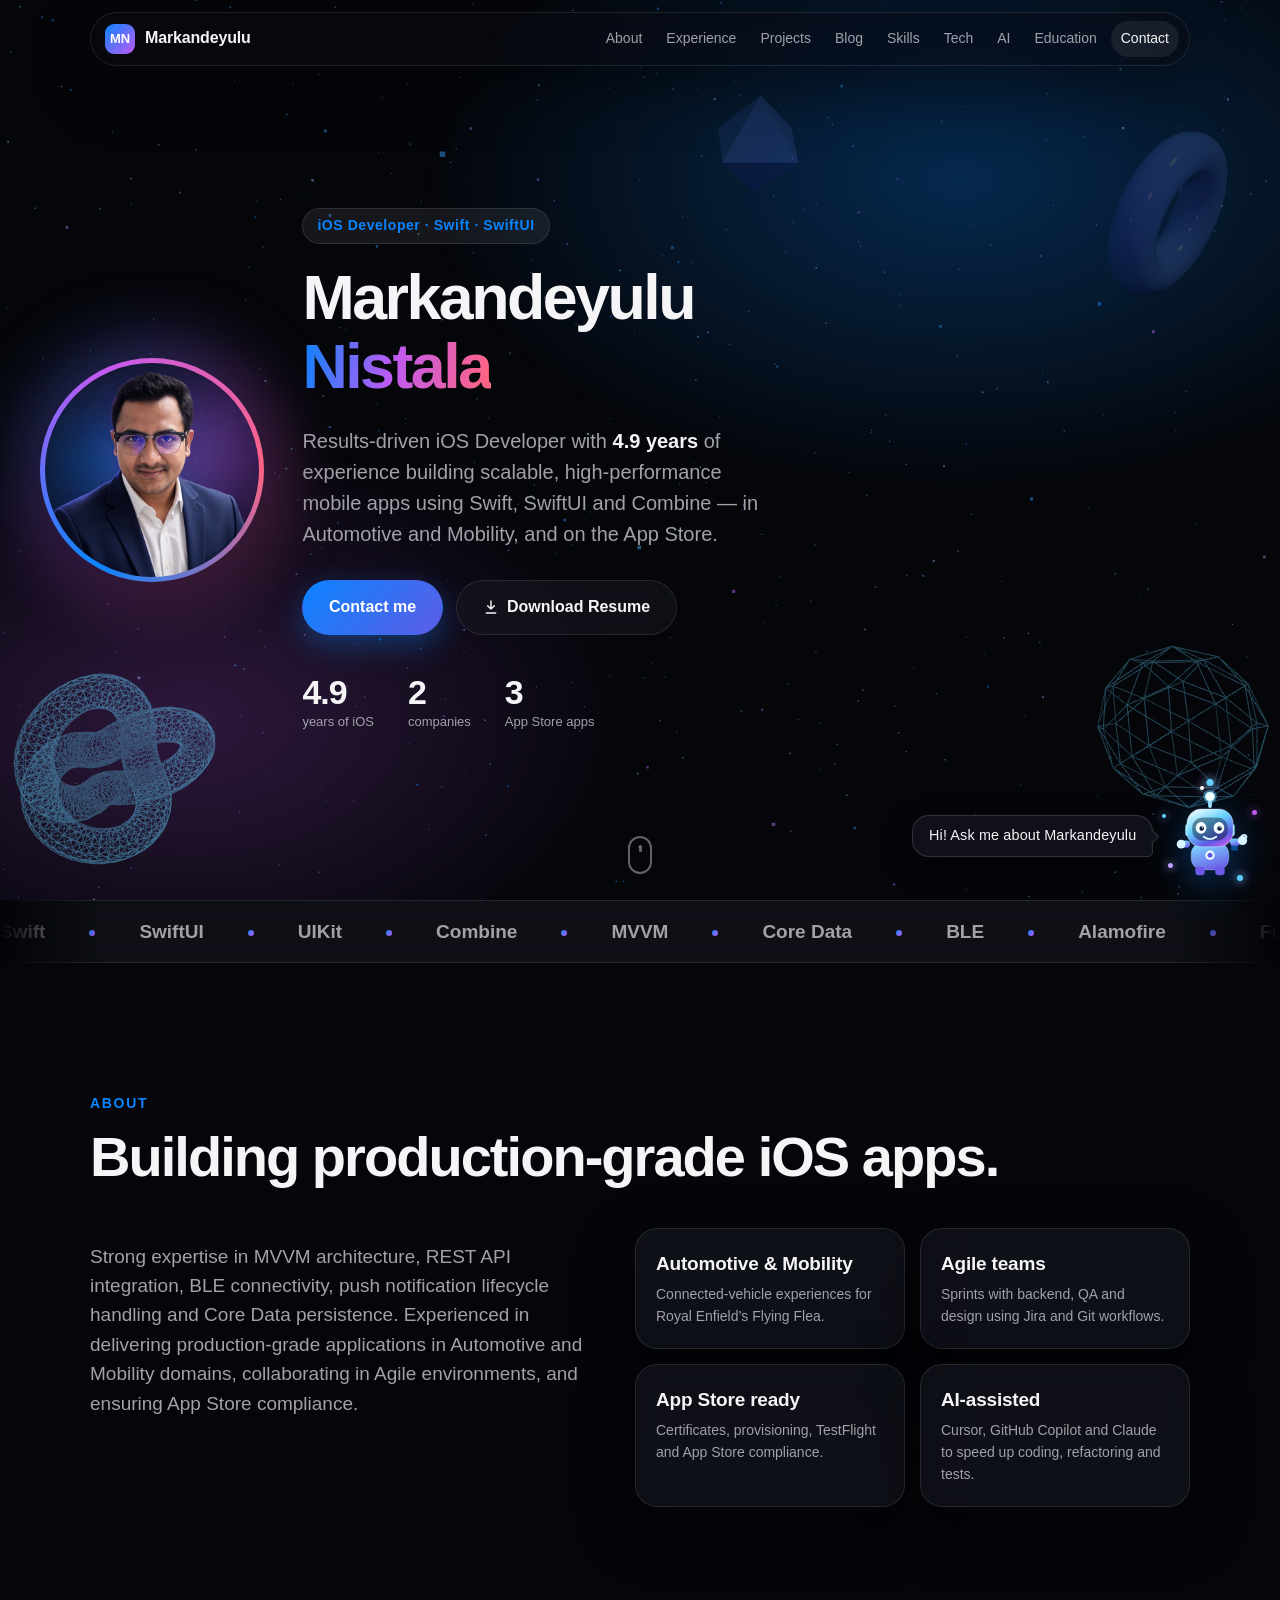
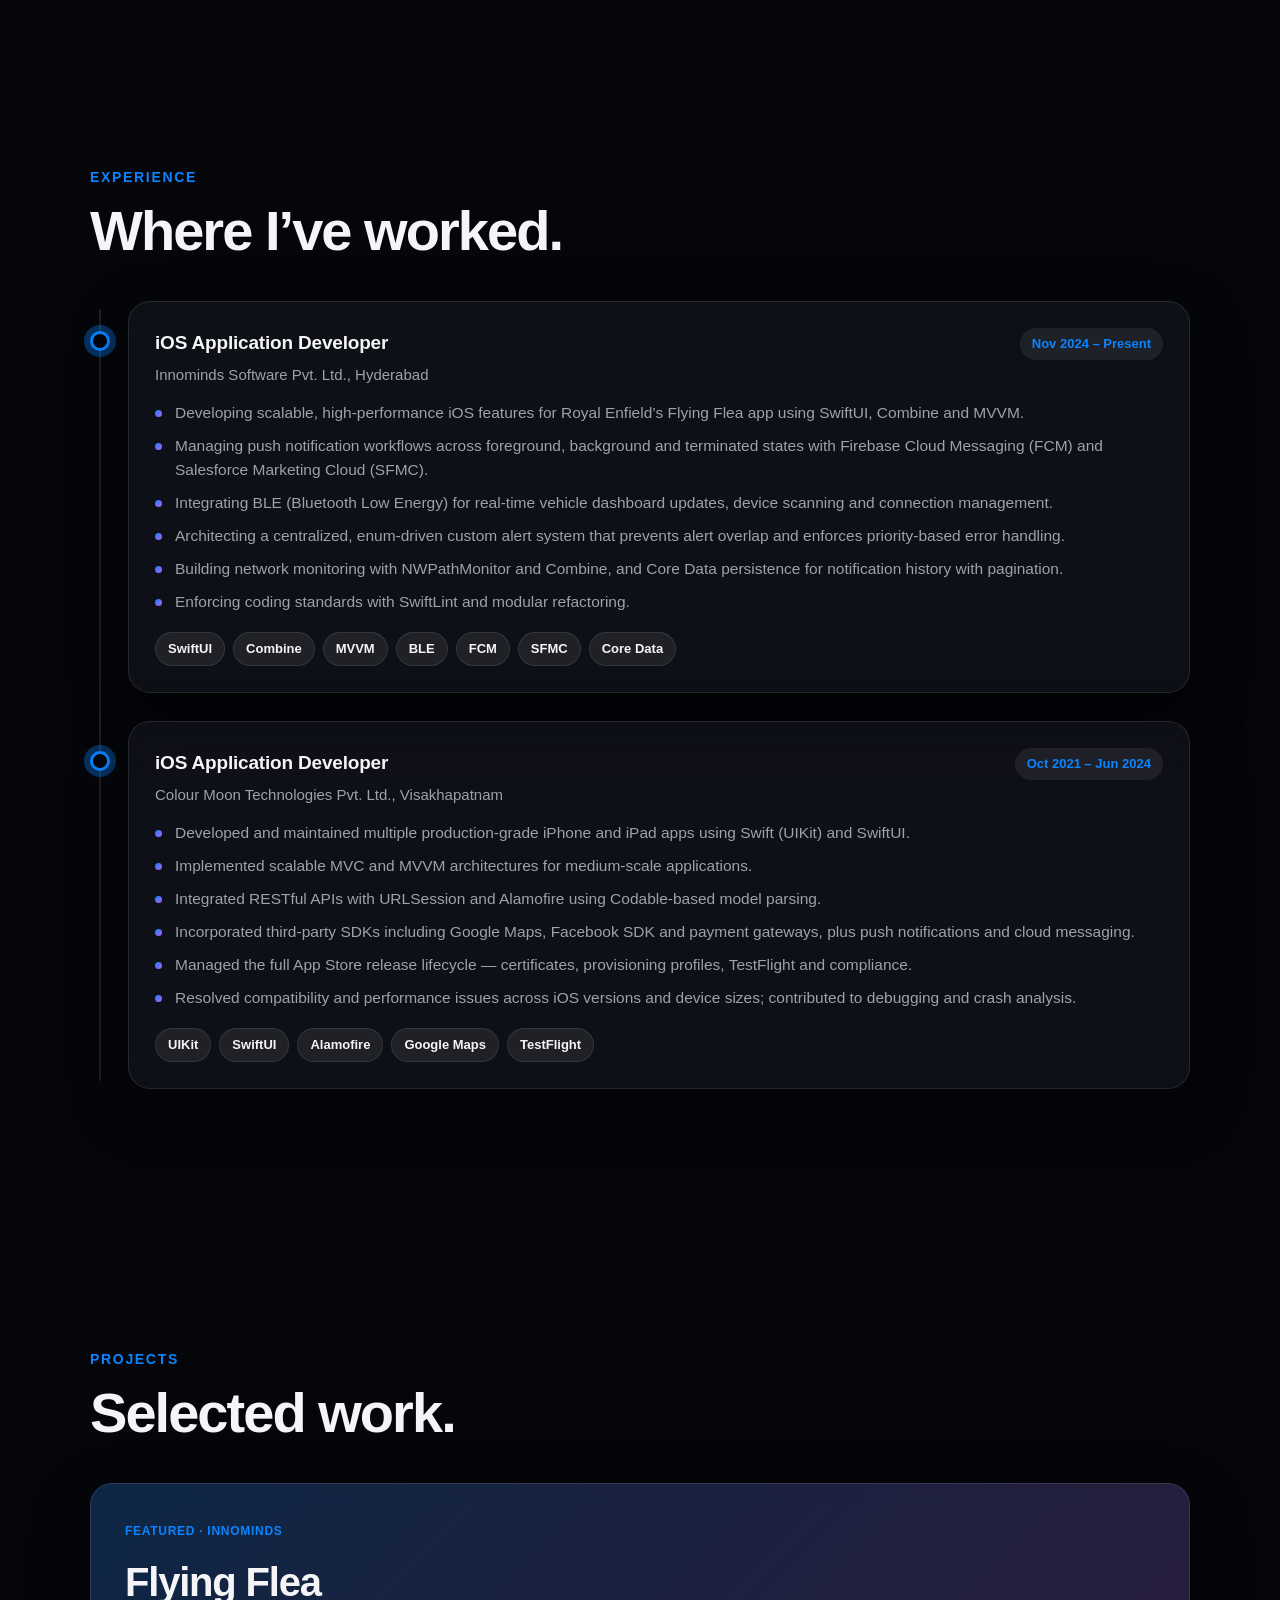
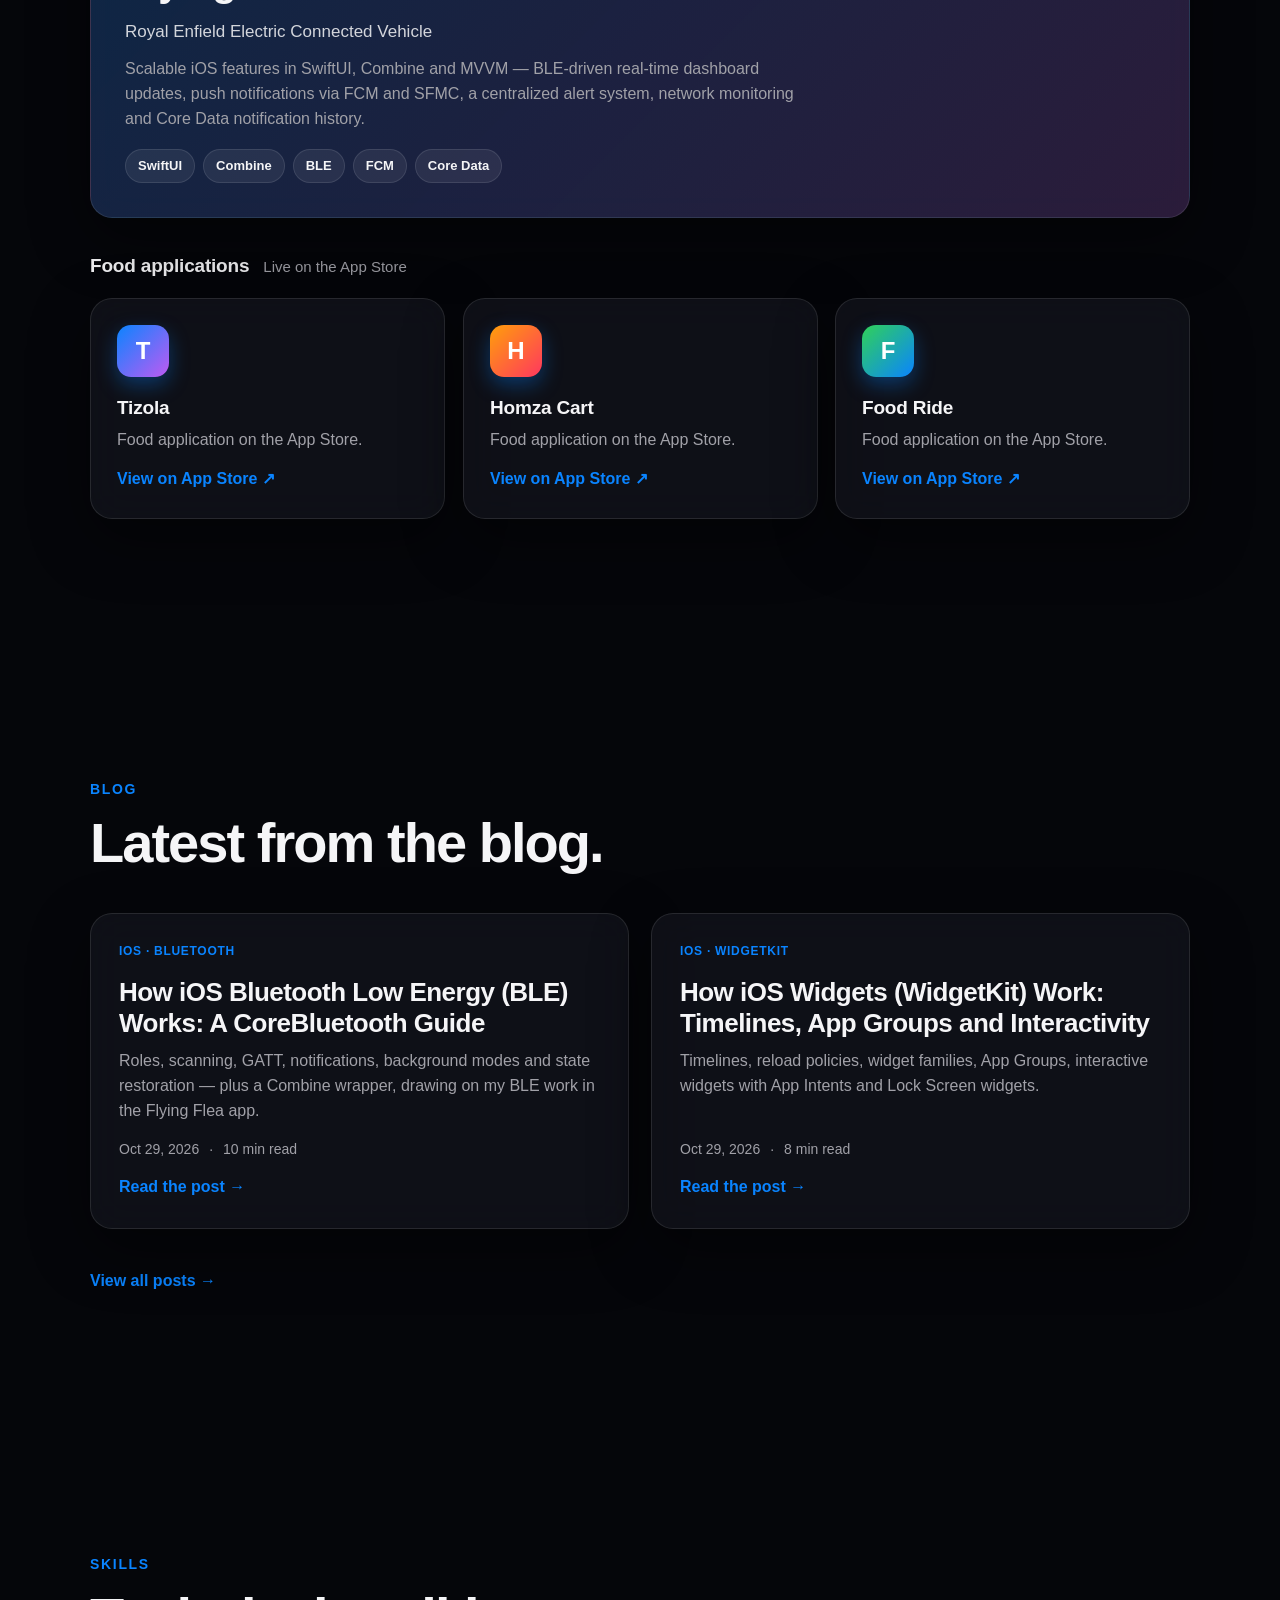
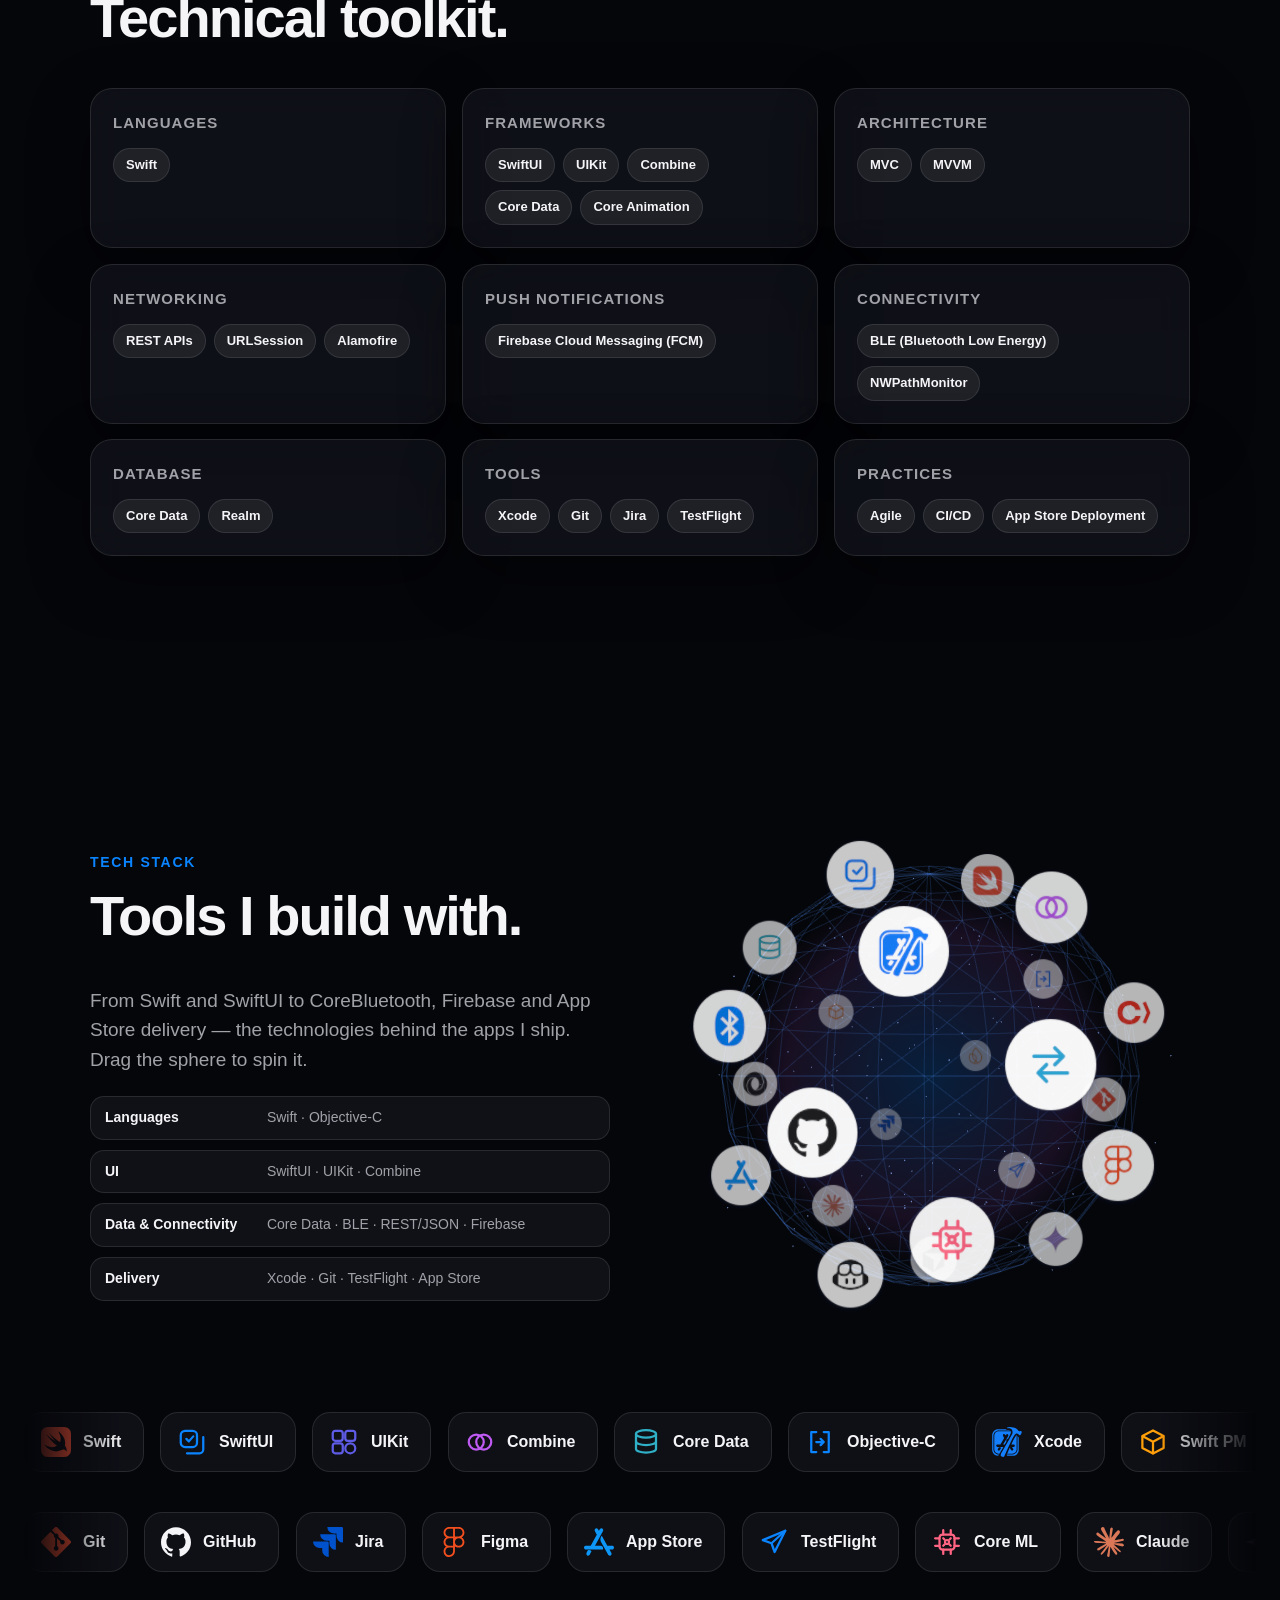
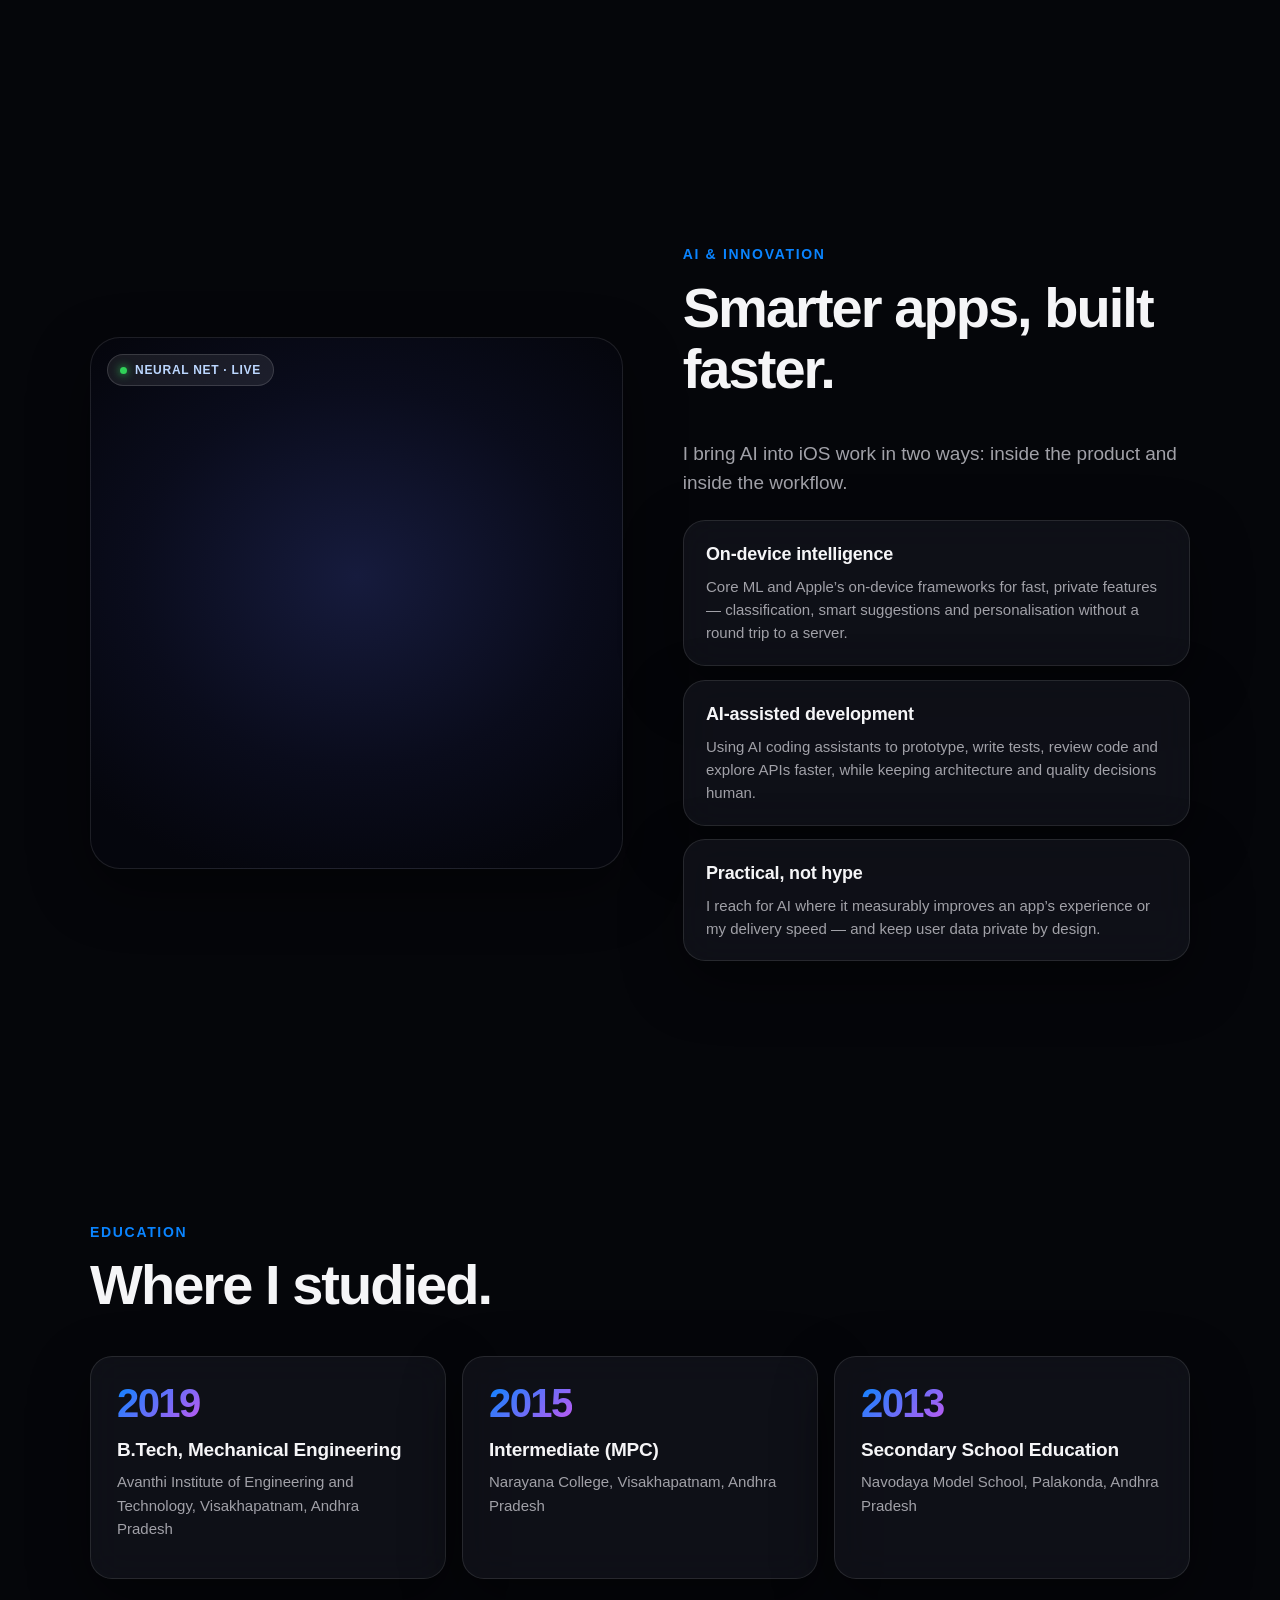
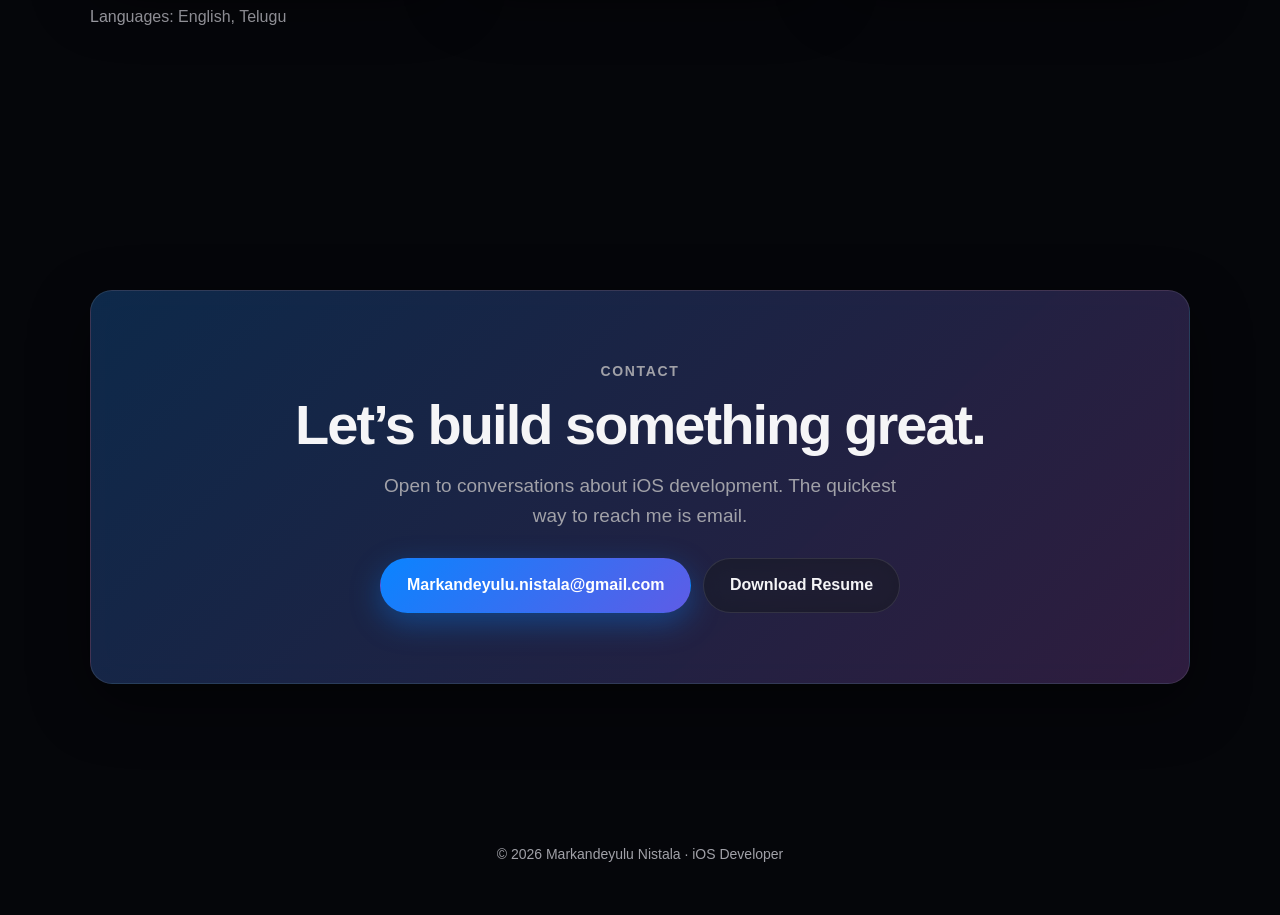
<file: index.html>
<!DOCTYPE html>
<html lang="en" data-theme="dark">
<head>
<meta charset="utf-8">
<meta name="viewport" content="width=device-width, initial-scale=1, viewport-fit=cover">
<title>Markandeyulu Nistala — iOS Developer (Swift, SwiftUI, Combine)</title>
<meta name="description" content="Markandeyulu Nistala is an iOS Developer with 4.9 years of experience building scalable apps with Swift, SwiftUI and Combine — Royal Enfield Flying Flea, BLE connectivity, push notifications and App Store apps.">
<meta name="author" content="Markandeyulu Nistala">
<meta name="keywords" content="iOS developer, Swift, SwiftUI, Combine, MVVM, BLE, Core Data, Firebase Cloud Messaging, Flying Flea, Royal Enfield, Markandeyulu Nistala">
<meta name="robots" content="index, follow">
<meta name="theme-color" content="#05060a">
<meta name="color-scheme" content="dark">
<link rel="canonical" href="https://slsmedu.in/">
<link rel="icon" href="favicon.svg?v=20261110d" type="image/svg+xml">
<meta property="og:type" content="website">
<meta property="og:site_name" content="Markandeyulu Nistala">
<meta property="og:title" content="Markandeyulu Nistala — iOS Developer">
<meta property="og:description" content="4.9 years building scalable iOS apps with Swift, SwiftUI and Combine. Royal Enfield Flying Flea, BLE, push notifications, App Store releases.">
<meta property="og:url" content="https://slsmedu.in/">
<meta property="og:image" content="https://slsmedu.in/assets/og-image-v2.jpg">
<meta property="og:image:width" content="1200">
<meta property="og:image:height" content="630">
<meta property="og:image:alt" content="Markandeyulu Nistala">
<meta name="twitter:card" content="summary_large_image">
<meta name="twitter:image" content="https://slsmedu.in/assets/og-image-v2.jpg">
<meta name="twitter:image:alt" content="Markandeyulu Nistala">
<meta name="twitter:title" content="Markandeyulu Nistala — iOS Developer">
<meta name="twitter:description" content="4.9 years building scalable iOS apps with Swift, SwiftUI and Combine.">
<script type="application/ld+json">
{
  "@context": "https://schema.org",
  "@type": "Person",
  "name": "Markandeyulu Nistala",
  "jobTitle": "iOS Developer",
  "url": "https://slsmedu.in/",
  "image": "https://slsmedu.in/assets/markandeyulu-headshot.jpg",
  "email": "mailto:Markandeyulu.nistala@gmail.com",
  "worksFor": { "@type": "Organization", "name": "Innominds Software Pvt. Ltd." },
  "knowsAbout": ["Swift", "SwiftUI", "UIKit", "Combine", "Core Data", "BLE", "MVVM", "REST APIs"],
  "knowsLanguage": ["English", "Telugu"]
}
</script>
<script>if(!window.matchMedia('(prefers-reduced-motion: reduce)').matches)document.documentElement.classList.add('anim');</script>
<noscript><style>html.anim [data-reveal],html.anim [data-hero]{opacity:1!important}</style></noscript>
<link rel="preload" as="image" href="assets/markandeyulu-headshot.webp?v=20261110d" type="image/webp">
<link rel="stylesheet" href="style.css?v=20261110d">
<link rel="stylesheet" href="chatbot.css?v=20261110d">
<script defer src="vendor/gsap.min.js?v=20261110d"></script>
<script defer src="vendor/ScrollTrigger.min.js?v=20261110d"></script>
<script type="importmap">{ "imports": { "three": "./vendor/three.module.min.js" } }</script>
<script type="module" src="scene.js?v=20261110d"></script>
<script type="module" src="tech3d.js?v=20261110d"></script>
<script type="module" src="head3d.js?v=20261110d"></script>
<script src="protect.js?v=20261110d"></script>
<script defer src="main.js?v=20261110d"></script>
<script defer src="chatbot.js?v=20261110d"></script>
</head>
<body>
<div class="progress" aria-hidden="true"><span></span></div>
<canvas id="bg3d" aria-hidden="true"></canvas>
<div class="bg-fallback" aria-hidden="true"></div>

<header class="nav" id="nav">
  <a class="brand" href="#top" aria-label="Markandeyulu Nistala — home"><span class="brand-mark">MN</span><span class="brand-text">Markandeyulu</span></a>
  <nav aria-label="Primary" id="primary-nav">
    <ul>
      <li><a href="#about">About</a></li>
      <li><a href="#experience">Experience</a></li>
      <li><a href="#projects">Projects</a></li>
      <li><a href="#blog">Blog</a></li>
      <li><a href="#skills">Skills</a></li>
      <li><a href="#tech">Tech</a></li>
      <li><a href="#ai">AI</a></li>
      <li><a href="#education">Education</a></li>
      <li><a href="#contact">Contact</a></li>
    </ul>
  </nav>
  <button class="nav-toggle" type="button" aria-label="Menu" aria-expanded="false" aria-controls="primary-nav"><i></i></button>
</header>

<main id="top">
  <!-- HERO -->
  <section class="hero" aria-labelledby="hero-title">
    <div class="portrait" id="portrait" data-hero>
      <div class="portrait-stage">
        <span class="portrait-glow" aria-hidden="true"></span>
        <div class="portrait-frame">
          <picture>
            <source srcset="assets/markandeyulu-headshot.webp?v=20261110d" type="image/webp">
            <img src="assets/markandeyulu-headshot.jpg?v=20261110d" alt="Markandeyulu Nistala" width="600" height="600" fetchpriority="high" decoding="async">
          </picture>
        </div>
      </div>
    </div>
    <div class="hero-inner">
      <p class="eyebrow" data-hero>iOS Developer · Swift · SwiftUI</p>
      <h1 id="hero-title" class="hero-title"><span class="line"><span data-hero class="word">Markandeyulu</span></span> <span class="line"><span data-hero class="word grad">Nistala</span></span></h1>
      <p class="hero-sub" data-hero>Results-driven iOS Developer with <strong>4.9 years</strong> of experience building scalable, high-performance mobile apps using Swift, SwiftUI and Combine — in Automotive and Mobility, and on the App Store.</p>
      <div class="cta" data-hero>
        <a class="btn primary" href="#contact">Contact me</a>
        <a class="btn ghost" href="resume.pdf?v=20261110d" download="Markandeyulu_Nistala_Resume.pdf">
          <svg viewBox="0 0 24 24" width="16" height="16" fill="none" stroke="currentColor" stroke-width="2.2" stroke-linecap="round" stroke-linejoin="round" aria-hidden="true"><path d="M12 3v12M7 10l5 5 5-5M5 21h14"/></svg>
          Download Resume
        </a>
      </div>
      <ul class="stats" data-hero>
        <li><b data-count="4.9" data-dec="1">4.9</b><span>years of iOS</span></li>
        <li><b data-count="2">2</b><span>companies</span></li>
        <li><b data-count="3">3</b><span>App Store apps</span></li>
      </ul>
    </div>
    <div class="hero-3d" id="hero3d" aria-hidden="true"><canvas id="heroHead3d"></canvas></div>
    <a class="scroll-cue" href="#about" aria-label="Scroll to About"><span></span></a>
  </section>

  <div class="marquee" aria-hidden="true">
    <div class="marquee-track">
      <span>Swift</span><span>SwiftUI</span><span>UIKit</span><span>Combine</span><span>MVVM</span><span>Core Data</span><span>BLE</span><span>Alamofire</span><span>Firebase Cloud Messaging</span><span>TestFlight</span><span>Realm</span><span>Core Animation</span>
      <span>Swift</span><span>SwiftUI</span><span>UIKit</span><span>Combine</span><span>MVVM</span><span>Core Data</span><span>BLE</span><span>Alamofire</span><span>Firebase Cloud Messaging</span><span>TestFlight</span><span>Realm</span><span>Core Animation</span>
    </div>
  </div>

  <!-- ABOUT -->
  <section id="about" class="section" aria-labelledby="about-h">
    <div class="wrap">
      <p class="kicker" data-reveal>About</p>
      <h2 id="about-h" data-reveal>Building production-grade iOS apps.</h2>
      <div class="about-grid">
        <p class="lead" data-reveal>Strong expertise in MVVM architecture, REST API integration, BLE connectivity, push notification lifecycle handling and Core Data persistence. Experienced in delivering production-grade applications in Automotive and Mobility domains, collaborating in Agile environments, and ensuring App Store compliance.</p>
        <div class="about-cards">
          <div class="card tilt" data-reveal><h3>Automotive &amp; Mobility</h3><p>Connected-vehicle experiences for Royal Enfield’s Flying Flea.</p></div>
          <div class="card tilt" data-reveal><h3>Agile teams</h3><p>Sprints with backend, QA and design using Jira and Git workflows.</p></div>
          <div class="card tilt" data-reveal><h3>App Store ready</h3><p>Certificates, provisioning, TestFlight and App Store compliance.</p></div>
          <div class="card tilt" data-reveal><h3>AI-assisted</h3><p>Cursor, GitHub Copilot and Claude to speed up coding, refactoring and tests.</p></div>
        </div>
      </div>
    </div>
  </section>

  <!-- EXPERIENCE -->
  <section id="experience" class="section" aria-labelledby="exp-h">
    <div class="wrap">
      <p class="kicker" data-reveal>Experience</p>
      <h2 id="exp-h" data-reveal>Where I’ve worked.</h2>
      <ol class="timeline">
        <li class="t-item" data-reveal>
          <span class="dot" aria-hidden="true"></span>
          <article class="card tilt">
            <header>
              <div>
                <h3>iOS Application Developer</h3>
                <p class="org">Innominds Software Pvt. Ltd., Hyderabad</p>
              </div>
              <span class="date">Nov 2024 – Present</span>
            </header>
            <ul class="bullets">
              <li>Developing scalable, high-performance iOS features for Royal Enfield’s Flying Flea app using SwiftUI, Combine and MVVM.</li>
              <li>Managing push notification workflows across foreground, background and terminated states with Firebase Cloud Messaging (FCM) and Salesforce Marketing Cloud (SFMC).</li>
              <li>Integrating BLE (Bluetooth Low Energy) for real-time vehicle dashboard updates, device scanning and connection management.</li>
              <li>Architecting a centralized, enum-driven custom alert system that prevents alert overlap and enforces priority-based error handling.</li>
              <li>Building network monitoring with NWPathMonitor and Combine, and Core Data persistence for notification history with pagination.</li>
              <li>Enforcing coding standards with SwiftLint and modular refactoring.</li>
            </ul>
            <div class="chips"><span>SwiftUI</span><span>Combine</span><span>MVVM</span><span>BLE</span><span>FCM</span><span>SFMC</span><span>Core Data</span></div>
          </article>
        </li>
        <li class="t-item" data-reveal>
          <span class="dot" aria-hidden="true"></span>
          <article class="card tilt">
            <header>
              <div>
                <h3>iOS Application Developer</h3>
                <p class="org">Colour Moon Technologies Pvt. Ltd., Visakhapatnam</p>
              </div>
              <span class="date">Oct 2021 – Jun 2024</span>
            </header>
            <ul class="bullets">
              <li>Developed and maintained multiple production-grade iPhone and iPad apps using Swift (UIKit) and SwiftUI.</li>
              <li>Implemented scalable MVC and MVVM architectures for medium-scale applications.</li>
              <li>Integrated RESTful APIs with URLSession and Alamofire using Codable-based model parsing.</li>
              <li>Incorporated third-party SDKs including Google Maps, Facebook SDK and payment gateways, plus push notifications and cloud messaging.</li>
              <li>Managed the full App Store release lifecycle — certificates, provisioning profiles, TestFlight and compliance.</li>
              <li>Resolved compatibility and performance issues across iOS versions and device sizes; contributed to debugging and crash analysis.</li>
            </ul>
            <div class="chips"><span>UIKit</span><span>SwiftUI</span><span>Alamofire</span><span>Google Maps</span><span>TestFlight</span></div>
          </article>
        </li>
      </ol>
    </div>
  </section>

  <!-- PROJECTS -->
  <section id="projects" class="section" aria-labelledby="proj-h">
    <div class="wrap">
      <p class="kicker" data-reveal>Projects</p>
      <h2 id="proj-h" data-reveal>Selected work.</h2>
      <div class="proj-grid">
        <article class="card tilt feature" data-reveal>
          <span class="tag">Featured · Innominds</span>
          <h3>Flying Flea</h3>
          <p class="sub">Royal Enfield Electric Connected Vehicle</p>
          <p>Scalable iOS features in SwiftUI, Combine and MVVM — BLE-driven real-time dashboard updates, push notifications via FCM and SFMC, a centralized alert system, network monitoring and Core Data notification history.</p>
          <div class="chips"><span>SwiftUI</span><span>Combine</span><span>BLE</span><span>FCM</span><span>Core Data</span></div>
        </article>
        <div class="food-head" data-reveal><h3>Food applications</h3><p>Live on the App Store</p></div>
        <article class="card tilt app" data-reveal>
          <span class="app-icon" aria-hidden="true">T</span>
          <h3>Tizola</h3>
          <p>Food application on the App Store.</p>
          <a class="link" href="https://apps.apple.com/ag/app/tizola/id1580384001" target="_blank" rel="noopener">View on App Store <span aria-hidden="true">↗</span></a>
        </article>
        <article class="card tilt app" data-reveal>
          <span class="app-icon" aria-hidden="true">H</span>
          <h3>Homza Cart</h3>
          <p>Food application on the App Store.</p>
          <a class="link" href="https://apps.apple.com/in/app/homza-cart/id6469615165" target="_blank" rel="noopener">View on App Store <span aria-hidden="true">↗</span></a>
        </article>
        <article class="card tilt app" data-reveal>
          <span class="app-icon" aria-hidden="true">F</span>
          <h3>Food Ride</h3>
          <p>Food application on the App Store.</p>
          <a class="link" href="https://apps.apple.com/in/app/foodride/id6448753702" target="_blank" rel="noopener">View on App Store <span aria-hidden="true">↗</span></a>
        </article>
      </div>
    </div>
  </section>

  <!-- BLOG -->
  <section id="blog" class="section" aria-labelledby="blog-h">
    <div class="wrap">
      <p class="kicker" data-reveal>Blog</p>
      <h2 id="blog-h" data-reveal>Latest from the blog.</h2>
      <div class="blog-grid">
        <article class="card tilt post-card" data-reveal>
  <span class="tag">iOS · Bluetooth</span>
  <h3>How iOS Bluetooth Low Energy (BLE) Works: A CoreBluetooth Guide</h3>
  <p>Roles, scanning, GATT, notifications, background modes and state restoration — plus a Combine wrapper, drawing on my BLE work in the Flying Flea app.</p>
  <div class="meta"><time datetime="2026-10-29">Oct 29, 2026</time><span>·</span><span>10 min read</span></div>
  <a class="link" href="blog/ios-ble-corebluetooth.html">Read the post <span aria-hidden="true">→</span></a>
</article><article class="card tilt post-card" data-reveal>
  <span class="tag">iOS · WidgetKit</span>
  <h3>How iOS Widgets (WidgetKit) Work: Timelines, App Groups and Interactivity</h3>
  <p>Timelines, reload policies, widget families, App Groups, interactive widgets with App Intents and Lock Screen widgets.</p>
  <div class="meta"><time datetime="2026-10-29">Oct 29, 2026</time><span>·</span><span>8 min read</span></div>
  <a class="link" href="blog/ios-widgetkit-widgets.html">Read the post <span aria-hidden="true">→</span></a>
</article>
      </div>
      <p class="all-posts" data-reveal><a class="link" href="blog/">View all posts <span aria-hidden="true">→</span></a></p>
    </div>
  </section>

  <!-- SKILLS -->
  <section id="skills" class="section" aria-labelledby="skills-h">
    <div class="wrap">
      <p class="kicker" data-reveal>Skills</p>
      <h2 id="skills-h" data-reveal>Technical toolkit.</h2>
      <div class="skills-grid">
        <div class="card tilt" data-reveal><h3>Languages</h3><div class="chips"><span>Swift</span></div></div>
        <div class="card tilt" data-reveal><h3>Frameworks</h3><div class="chips"><span>SwiftUI</span><span>UIKit</span><span>Combine</span><span>Core Data</span><span>Core Animation</span></div></div>
        <div class="card tilt" data-reveal><h3>Architecture</h3><div class="chips"><span>MVC</span><span>MVVM</span></div></div>
        <div class="card tilt" data-reveal><h3>Networking</h3><div class="chips"><span>REST APIs</span><span>URLSession</span><span>Alamofire</span></div></div>
        <div class="card tilt" data-reveal><h3>Push Notifications</h3><div class="chips"><span>Firebase Cloud Messaging (FCM)</span></div></div>
        <div class="card tilt" data-reveal><h3>Connectivity</h3><div class="chips"><span>BLE (Bluetooth Low Energy)</span><span>NWPathMonitor</span></div></div>
        <div class="card tilt" data-reveal><h3>Database</h3><div class="chips"><span>Core Data</span><span>Realm</span></div></div>
        <div class="card tilt" data-reveal><h3>Tools</h3><div class="chips"><span>Xcode</span><span>Git</span><span>Jira</span><span>TestFlight</span></div></div>
        <div class="card tilt" data-reveal><h3>Practices</h3><div class="chips"><span>Agile</span><span>CI/CD</span><span>App Store Deployment</span></div></div>
      </div>
    </div>
  </section>

  <!-- TECH STACK -->
  <section id="tech" class="section tech" aria-labelledby="tech-h">
    <div class="wrap tech-top">
      <div class="tech-copy">
        <p class="kicker" data-reveal>Tech Stack</p>
        <h2 id="tech-h" data-reveal>Tools I build with.</h2>
        <p class="lead" data-reveal>From Swift and SwiftUI to CoreBluetooth, Firebase and App Store delivery &mdash; the technologies behind the apps I ship. Drag the sphere to spin it.</p>
        <ul class="tech-tags" data-reveal>
          <li><b>Languages</b> Swift &middot; Objective-C</li>
          <li><b>UI</b> SwiftUI &middot; UIKit &middot; Combine</li>
          <li><b>Data &amp; Connectivity</b> Core Data &middot; BLE &middot; REST/JSON &middot; Firebase</li>
          <li><b>Delivery</b> Xcode &middot; Git &middot; TestFlight &middot; App Store</li>
        </ul>
      </div>
      <div class="sphere-box" data-reveal>
        <canvas id="logoSphere" aria-label="Interactive 3D sphere of technology logos" role="img"></canvas>
        <noscript><p class="muted">Enable JavaScript to see the 3D logo sphere.</p></noscript>
      </div>
    </div>
    <div class="logo-rows" data-reveal>
      <div class="logo-marquee dir-l"><ul class="logo-track" aria-label="Technologies, row 1"><li class="logo-pill" style="--c:#F05138;--ico:url(assets/logos/swift.svg?v=20261110d)"><span class="logo-ico" aria-hidden="true"></span><span class="logo-name">Swift</span></li><li class="logo-pill" style="--c:#0A84FF;--ico:url(assets/logos/swiftui.svg?v=20261110d)"><span class="logo-ico" aria-hidden="true"></span><span class="logo-name">SwiftUI</span></li><li class="logo-pill" style="--c:#5E5CE6;--ico:url(assets/logos/uikit.svg?v=20261110d)"><span class="logo-ico" aria-hidden="true"></span><span class="logo-name">UIKit</span></li><li class="logo-pill" style="--c:#BF5AF2;--ico:url(assets/logos/combine.svg?v=20261110d)"><span class="logo-ico" aria-hidden="true"></span><span class="logo-name">Combine</span></li><li class="logo-pill" style="--c:#30B0C7;--ico:url(assets/logos/coredata.svg?v=20261110d)"><span class="logo-ico" aria-hidden="true"></span><span class="logo-name">Core Data</span></li><li class="logo-pill" style="--c:#0A84FF;--ico:url(assets/logos/objc.svg?v=20261110d)"><span class="logo-ico" aria-hidden="true"></span><span class="logo-name">Objective-C</span></li><li class="logo-pill" style="--c:#147EFB;--ico:url(assets/logos/xcode.svg?v=20261110d)"><span class="logo-ico" aria-hidden="true"></span><span class="logo-name">Xcode</span></li><li class="logo-pill" style="--c:#FF9F0A;--ico:url(assets/logos/spm.svg?v=20261110d)"><span class="logo-ico" aria-hidden="true"></span><span class="logo-name">Swift PM</span></li><li class="logo-pill" style="--c:#EE3322;--ico:url(assets/logos/cocoapods.svg?v=20261110d)"><span class="logo-ico" aria-hidden="true"></span><span class="logo-name">CocoaPods</span></li><li class="logo-pill" style="--c:#0082FC;--ico:url(assets/logos/bluetooth.svg?v=20261110d)"><span class="logo-ico" aria-hidden="true"></span><span class="logo-name">CoreBluetooth</span></li><li class="logo-pill" style="--c:#FFA000;--ico:url(assets/logos/firebase.svg?v=20261110d)"><span class="logo-ico" aria-hidden="true"></span><span class="logo-name">Firebase</span></li><li class="logo-pill" style="--c:#64D2FF;--ico:url(assets/logos/rest.svg?v=20261110d)"><span class="logo-ico" aria-hidden="true"></span><span class="logo-name">REST</span></li><li class="logo-pill" style="--c:var(--text);--ico:url(assets/logos/json.svg?v=20261110d)"><span class="logo-ico" aria-hidden="true"></span><span class="logo-name">JSON</span></li></ul></div>
      <div class="logo-marquee dir-r"><ul class="logo-track" aria-label="Tools and AI, row 2"><li class="logo-pill" style="--c:#F05032;--ico:url(assets/logos/git.svg?v=20261110d)"><span class="logo-ico" aria-hidden="true"></span><span class="logo-name">Git</span></li><li class="logo-pill" style="--c:var(--text);--ico:url(assets/logos/github.svg?v=20261110d)"><span class="logo-ico" aria-hidden="true"></span><span class="logo-name">GitHub</span></li><li class="logo-pill" style="--c:#0052CC;--ico:url(assets/logos/jira.svg?v=20261110d)"><span class="logo-ico" aria-hidden="true"></span><span class="logo-name">Jira</span></li><li class="logo-pill" style="--c:#F24E1E;--ico:url(assets/logos/figma.svg?v=20261110d)"><span class="logo-ico" aria-hidden="true"></span><span class="logo-name">Figma</span></li><li class="logo-pill" style="--c:#0D96F6;--ico:url(assets/logos/appstore.svg?v=20261110d)"><span class="logo-ico" aria-hidden="true"></span><span class="logo-name">App Store</span></li><li class="logo-pill" style="--c:#0A84FF;--ico:url(assets/logos/testflight.svg?v=20261110d)"><span class="logo-ico" aria-hidden="true"></span><span class="logo-name">TestFlight</span></li><li class="logo-pill" style="--c:#FF6482;--ico:url(assets/logos/coreml.svg?v=20261110d)"><span class="logo-ico" aria-hidden="true"></span><span class="logo-name">Core ML</span></li><li class="logo-pill" style="--c:#D97757;--ico:url(assets/logos/claude.svg?v=20261110d)"><span class="logo-ico" aria-hidden="true"></span><span class="logo-name">Claude</span></li><li class="logo-pill" style="--c:#8E75B2;--ico:url(assets/logos/googlegemini.svg?v=20261110d)"><span class="logo-ico" aria-hidden="true"></span><span class="logo-name">Gemini</span></li><li class="logo-pill" style="--c:var(--text);--ico:url(assets/logos/githubcopilot.svg?v=20261110d)"><span class="logo-ico" aria-hidden="true"></span><span class="logo-name">Copilot</span></li><li class="logo-pill" style="--c:var(--text);--ico:url(assets/logos/cursor.svg?v=20261110d)"><span class="logo-ico" aria-hidden="true"></span><span class="logo-name">Cursor</span></li></ul></div>
    </div>
  </section>

  <!-- AI & INNOVATION -->
  <section id="ai" class="section ai" aria-labelledby="ai-h">
    <div class="wrap ai-grid">
      <div class="ai-visual" data-reveal>
        <canvas id="aiBrain" aria-label="Animated 3D neural network shaped like a brain, with pulsing connections that react to the pointer" role="img"></canvas>
        <span class="ai-badge" aria-hidden="true">Neural net &middot; live</span>
      </div>
      <div class="ai-copy">
        <p class="kicker" data-reveal>AI &amp; Innovation</p>
        <h2 id="ai-h" data-reveal>Smarter apps, built faster.</h2>
        <p class="lead" data-reveal>I bring AI into iOS work in two ways: inside the product and inside the workflow.</p>
        <div class="ai-cards">
          <article class="card tilt" data-reveal><h3>On-device intelligence</h3><p>Core ML and Apple&rsquo;s on-device frameworks for fast, private features &mdash; classification, smart suggestions and personalisation without a round trip to a server.</p></article>
          <article class="card tilt" data-reveal><h3>AI-assisted development</h3><p>Using AI coding assistants to prototype, write tests, review code and explore APIs faster, while keeping architecture and quality decisions human.</p></article>
          <article class="card tilt" data-reveal><h3>Practical, not hype</h3><p>I reach for AI where it measurably improves an app&rsquo;s experience or my delivery speed &mdash; and keep user data private by design.</p></article>
        </div>
      </div>
    </div>
  </section>

  <!-- EDUCATION -->
  <section id="education" class="section" aria-labelledby="edu-h">
    <div class="wrap">
      <p class="kicker" data-reveal>Education</p>
      <h2 id="edu-h" data-reveal>Where I studied.</h2>
      <div class="edu-grid">
        <article class="card tilt" data-reveal>
          <span class="year">2019</span>
          <h3>B.Tech, Mechanical Engineering</h3>
          <p>Avanthi Institute of Engineering and Technology, Visakhapatnam, Andhra Pradesh</p>
        </article>
        <article class="card tilt" data-reveal>
          <span class="year">2015</span>
          <h3>Intermediate (MPC)</h3>
          <p>Narayana College, Visakhapatnam, Andhra Pradesh</p>
        </article>
        <article class="card tilt" data-reveal>
          <span class="year">2013</span>
          <h3>Secondary School Education</h3>
          <p>Navodaya Model School, Palakonda, Andhra Pradesh</p>
        </article>
      </div>
      <p class="langs" data-reveal>Languages: English, Telugu</p>
    </div>
  </section>

  <!-- CONTACT -->
  <section id="contact" class="section contact" aria-labelledby="contact-h">
    <div class="wrap">
      <div class="contact-card card tilt" data-reveal>
        <p class="kicker">Contact</p>
        <h2 id="contact-h">Let’s build something great.</h2>
        <p class="lead">Open to conversations about iOS development. The quickest way to reach me is email.</p>
        <div class="cta center">
          <a class="btn primary" href="mailto:Markandeyulu.nistala@gmail.com">Markandeyulu.nistala@gmail.com</a>
          <a class="btn ghost" href="resume.pdf?v=20261110d" download="Markandeyulu_Nistala_Resume.pdf">Download Resume</a>
        </div>
      </div>
    </div>
  </section>
</main>

<footer class="footer">
  <p>© <span id="yr">2026</span> Markandeyulu Nistala · iOS Developer</p>
</footer>
</body>
</html>
</file>
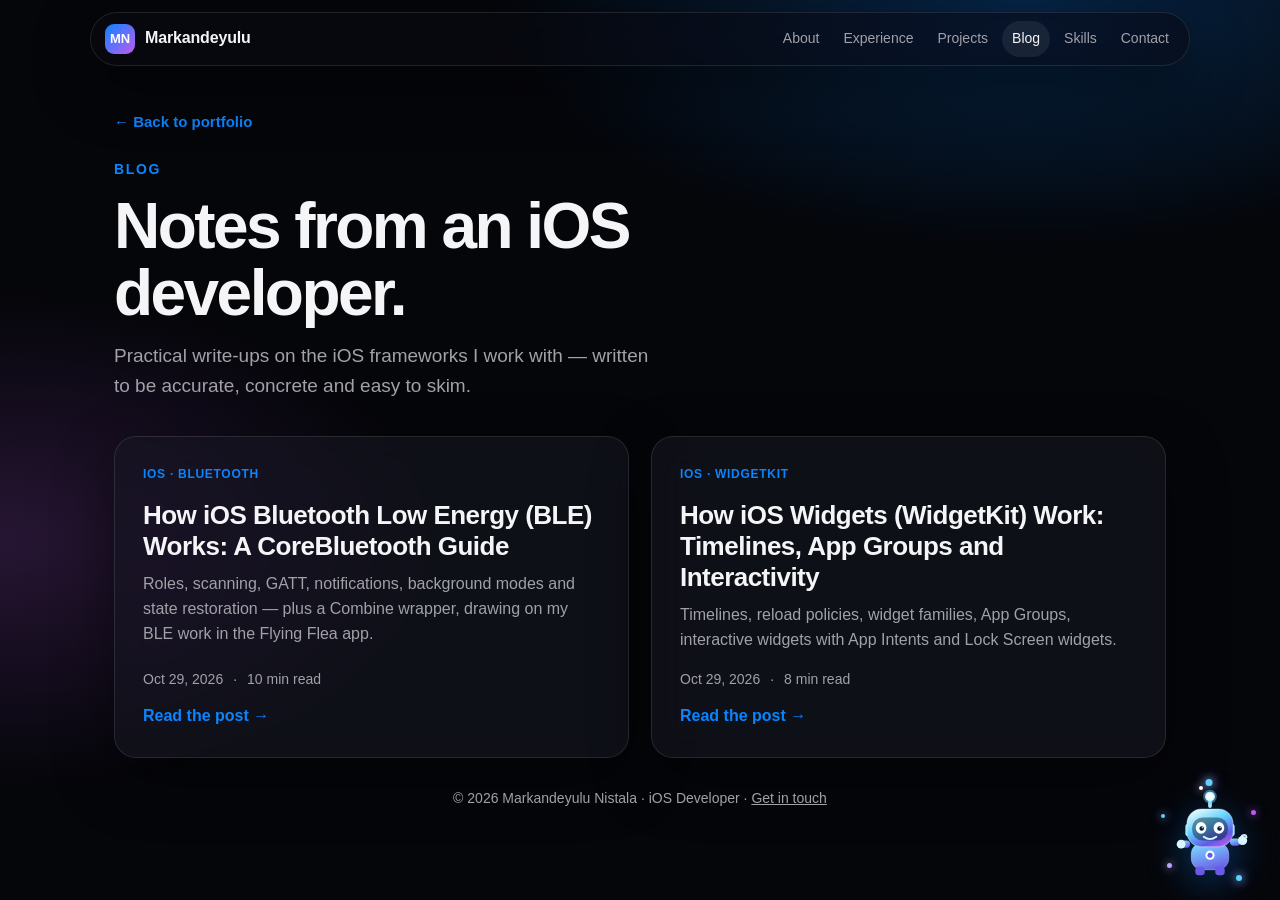
<file: blog/index.html>
<!DOCTYPE html>
<html lang="en" data-theme="dark">
<head>
<meta charset="utf-8">
<meta name="viewport" content="width=device-width, initial-scale=1, viewport-fit=cover">
<title>Blog — iOS development notes | Markandeyulu Nistala</title>
<meta name="description" content="Articles by Markandeyulu Nistala on iOS development: Bluetooth Low Energy with CoreBluetooth and WidgetKit widgets.">
<meta name="author" content="Markandeyulu Nistala">
<meta name="robots" content="index, follow, max-image-preview:large">
<meta name="theme-color" content="#05060a">
<meta name="color-scheme" content="dark">
<link rel="canonical" href="https://slsmedu.in/blog/">
<link rel="icon" href="../favicon.svg?v=20261110d" type="image/svg+xml">
<meta property="og:type" content="website">
<meta property="og:site_name" content="Markandeyulu Nistala">
<meta property="og:title" content="Blog — iOS development notes | Markandeyulu Nistala">
<meta property="og:description" content="Articles by Markandeyulu Nistala on iOS development: Bluetooth Low Energy with CoreBluetooth and WidgetKit widgets.">
<meta property="og:url" content="https://slsmedu.in/blog/">
<meta property="og:image" content="https://slsmedu.in/assets/og-image-v2.jpg">
<meta property="og:image:width" content="1200">
<meta property="og:image:height" content="630">
<meta name="twitter:card" content="summary_large_image">
<meta name="twitter:title" content="Blog — iOS development notes | Markandeyulu Nistala">
<meta name="twitter:description" content="Articles by Markandeyulu Nistala on iOS development: Bluetooth Low Energy with CoreBluetooth and WidgetKit widgets.">
<meta name="twitter:image" content="https://slsmedu.in/assets/og-image-v2.jpg">
<script type="application/ld+json">
{
  "@context": "https://schema.org",
  "@type": "Blog",
  "name": "Markandeyulu Nistala \u2014 iOS Blog",
  "url": "https://slsmedu.in/blog/",
  "description": "Articles on iOS development: Bluetooth Low Energy, WidgetKit, SwiftUI and Combine.",
  "inLanguage": "en",
  "author": {
    "@type": "Person",
    "name": "Markandeyulu Nistala",
    "url": "https://slsmedu.in/"
  },
  "blogPost": [
    {
      "@type": "BlogPosting",
      "headline": "How iOS Bluetooth Low Energy (BLE) Works: A CoreBluetooth Guide",
      "url": "https://slsmedu.in/blog/ios-ble-corebluetooth.html",
      "datePublished": "2026-10-29"
    },
    {
      "@type": "BlogPosting",
      "headline": "How iOS Widgets (WidgetKit) Work: Timelines, App Groups and Interactivity",
      "url": "https://slsmedu.in/blog/ios-widgetkit-widgets.html",
      "datePublished": "2026-10-29"
    }
  ]
}
</script>
<link rel="stylesheet" href="../style.css?v=20261110d">
<link rel="stylesheet" href="blog.css?v=20261110d">
<link rel="stylesheet" href="../chatbot.css?v=20261110d">
<script src="../protect.js?v=20261110d"></script>
<script defer src="blog.js?v=20261110d"></script>
<script defer src="../chatbot.js?v=20261110d"></script>
</head>
<body class="blog">
<div class="progress" aria-hidden="true"><span></span></div>
<div class="bg-fallback" aria-hidden="true" style="position:fixed;inset:0;z-index:-1"></div>
<header class="nav" id="nav">
  <a class="brand" href="../" aria-label="Markandeyulu Nistala — home"><span class="brand-mark">MN</span><span class="brand-text">Markandeyulu</span></a>
  <nav aria-label="Primary" id="primary-nav">
    <ul>
      <li><a href="../#about">About</a></li>
      <li><a href="../#experience">Experience</a></li>
      <li><a href="../#projects">Projects</a></li>
      <li><a href="./" class="active">Blog</a></li>
      <li><a href="../#skills">Skills</a></li>
      <li><a href="../#contact">Contact</a></li>
    </ul>
  </nav>
  <button class="nav-toggle" type="button" aria-label="Menu" aria-expanded="false" aria-controls="primary-nav"><i></i></button>
</header>
<main>
<div class="blog-wrap">
<a class="back" href="../">← Back to portfolio</a>
<header class="blog-hero"><p class="kicker">Blog</p><h1>Notes from an iOS developer.</h1>
<p class="lead">Practical write-ups on the iOS frameworks I work with — written to be accurate, concrete and easy to skim.</p></header>
<div class="post-list"><article class="card tilt post-card">
  <span class="tag">iOS · Bluetooth</span>
  <h3>How iOS Bluetooth Low Energy (BLE) Works: A CoreBluetooth Guide</h3>
  <p>Roles, scanning, GATT, notifications, background modes and state restoration — plus a Combine wrapper, drawing on my BLE work in the Flying Flea app.</p>
  <div class="meta"><time datetime="2026-10-29">Oct 29, 2026</time><span>·</span><span>10 min read</span></div>
  <a class="link" href="ios-ble-corebluetooth.html">Read the post <span aria-hidden="true">→</span></a>
</article><article class="card tilt post-card">
  <span class="tag">iOS · WidgetKit</span>
  <h3>How iOS Widgets (WidgetKit) Work: Timelines, App Groups and Interactivity</h3>
  <p>Timelines, reload policies, widget families, App Groups, interactive widgets with App Intents and Lock Screen widgets.</p>
  <div class="meta"><time datetime="2026-10-29">Oct 29, 2026</time><span>·</span><span>8 min read</span></div>
  <a class="link" href="ios-widgetkit-widgets.html">Read the post <span aria-hidden="true">→</span></a>
</article></div>
</div>
</main>
<footer class="footer">
  <p>© <span id="yr">2026</span> Markandeyulu Nistala · iOS Developer · <a href="../#contact" style="text-decoration:underline">Get in touch</a></p>
</footer>
</body>
</html>
</file>
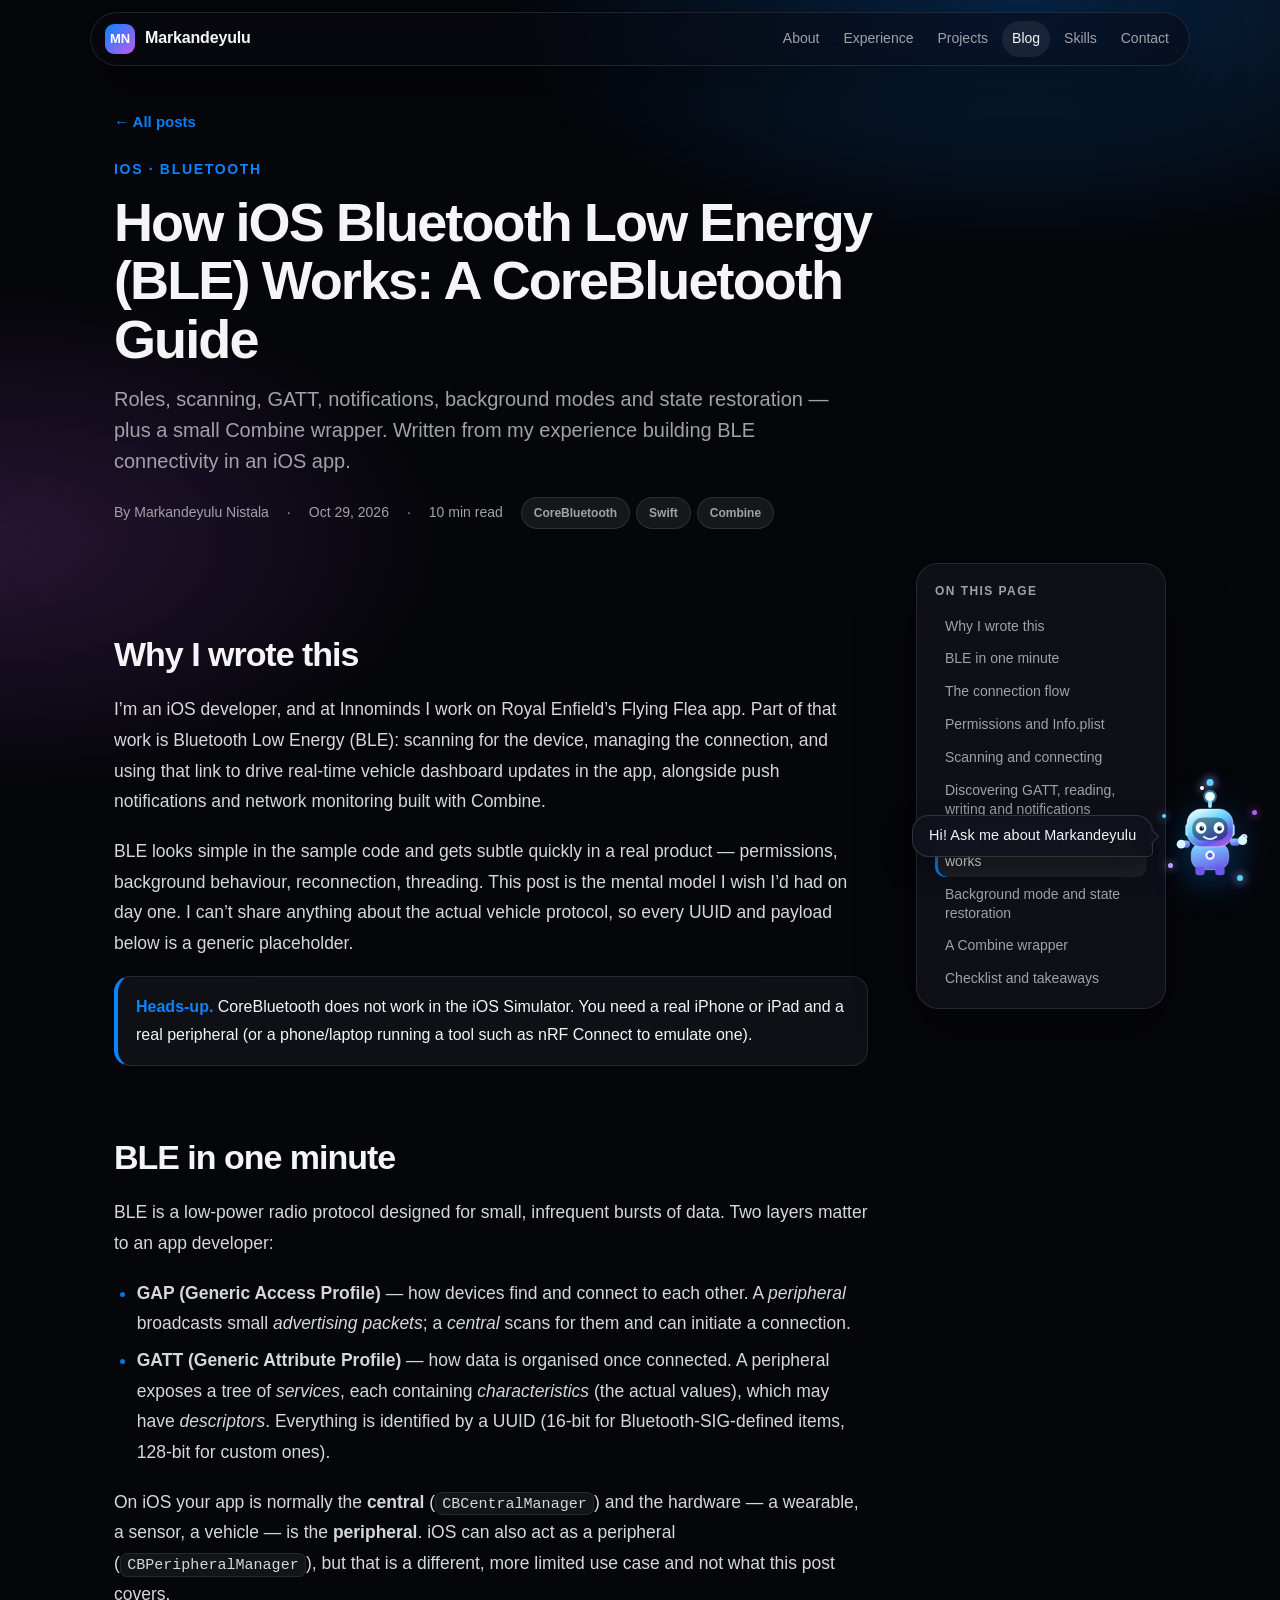
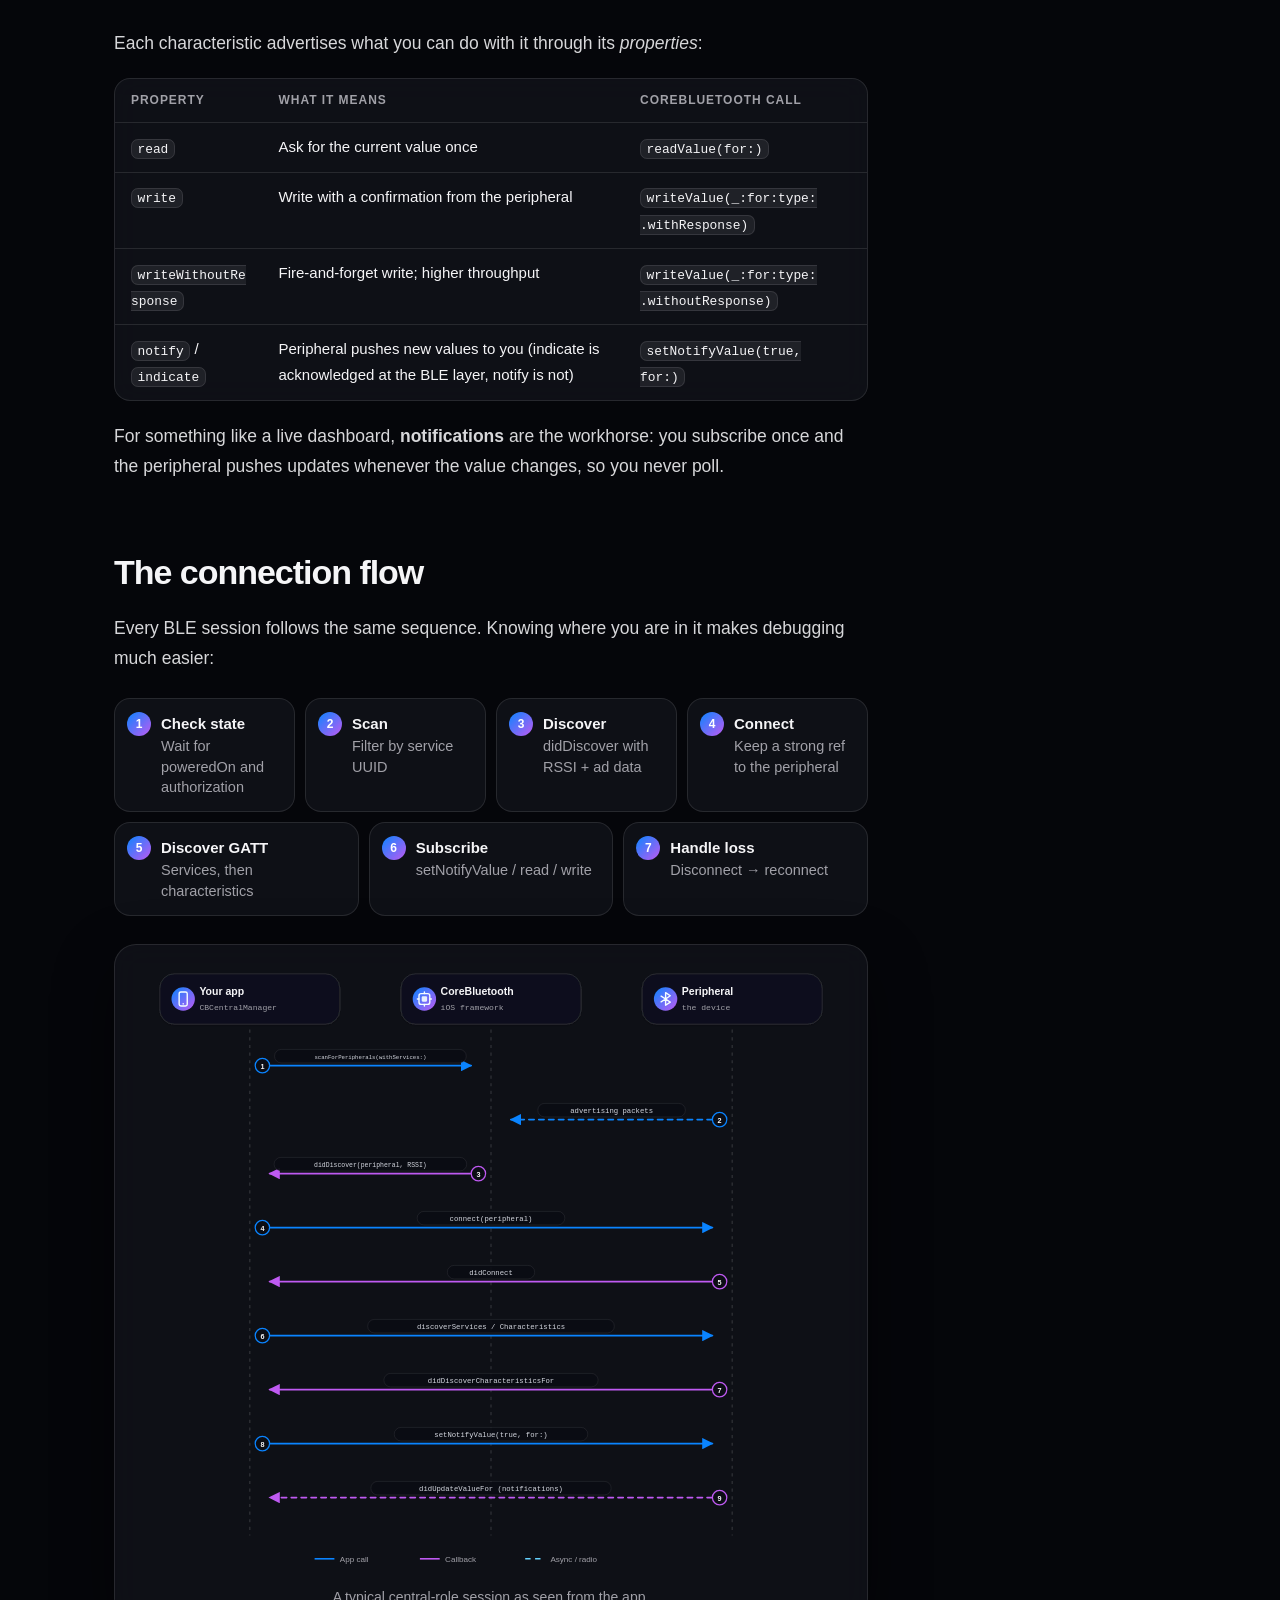
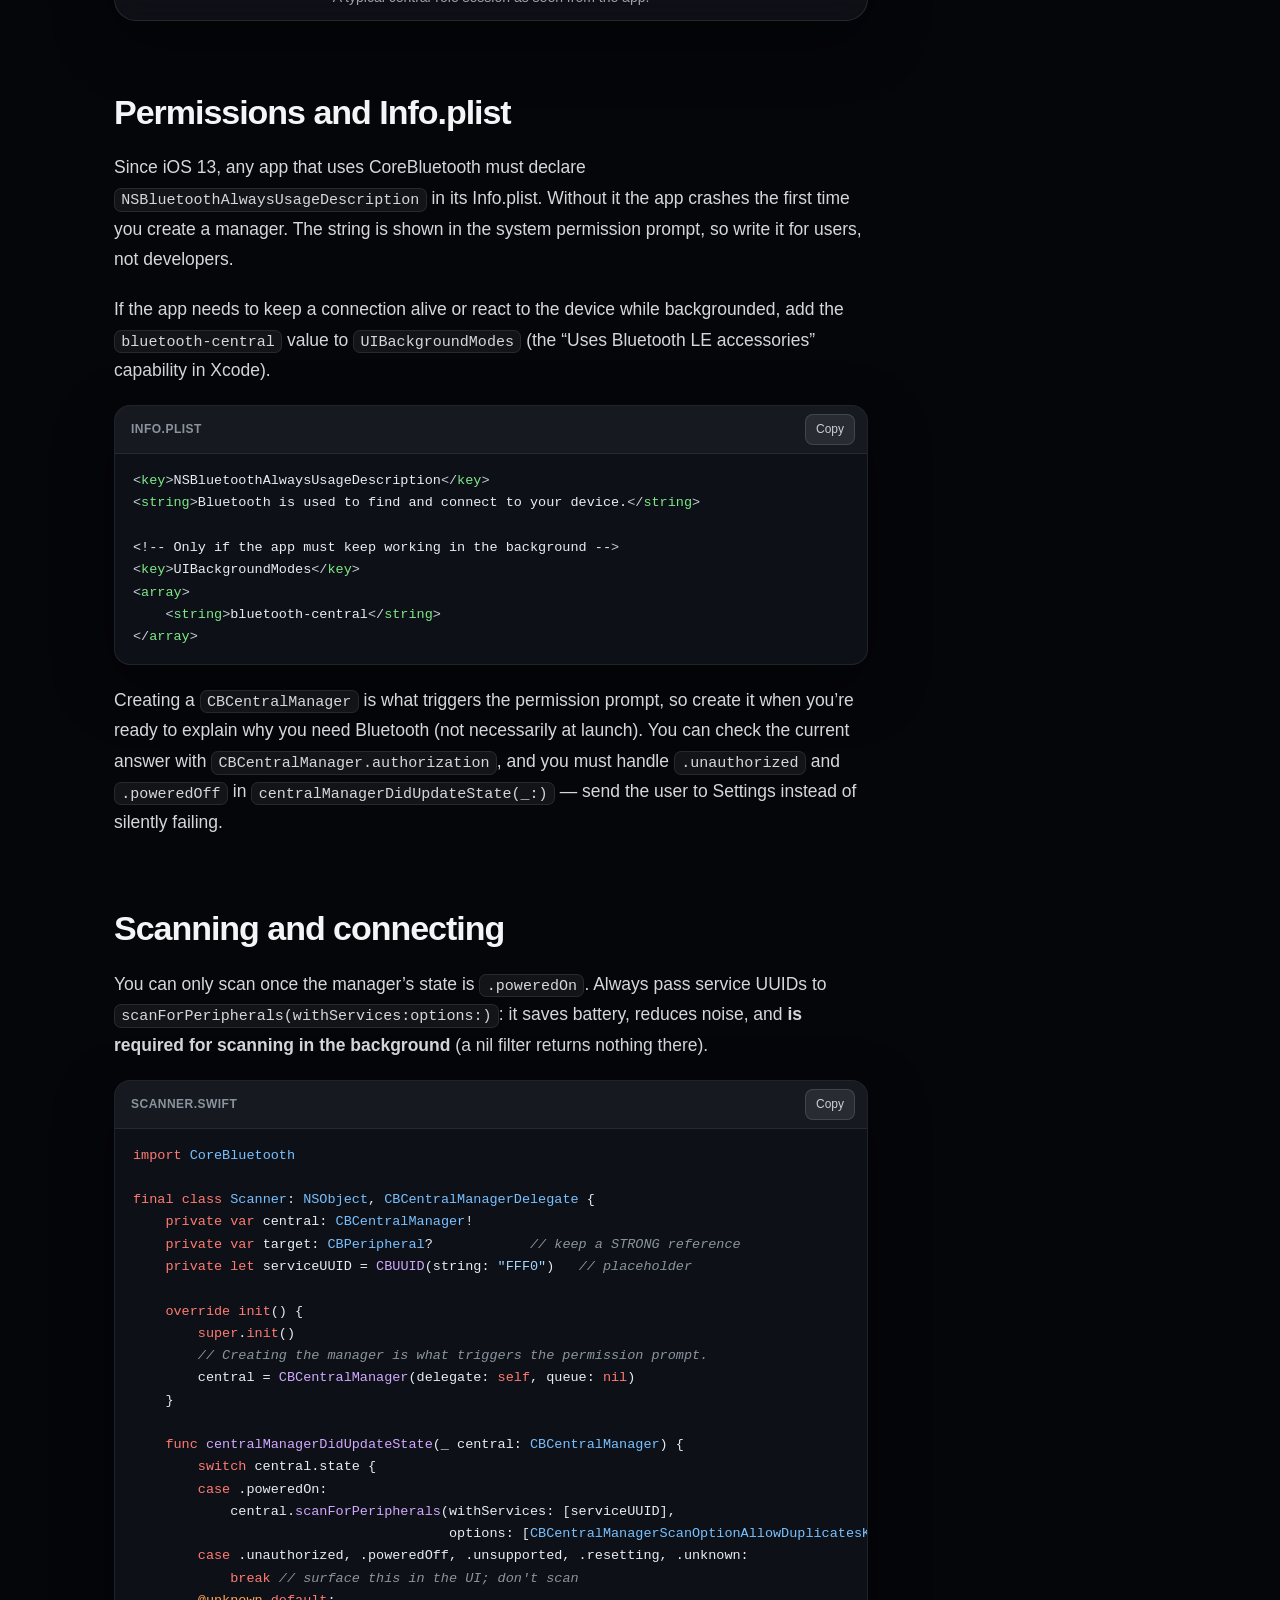
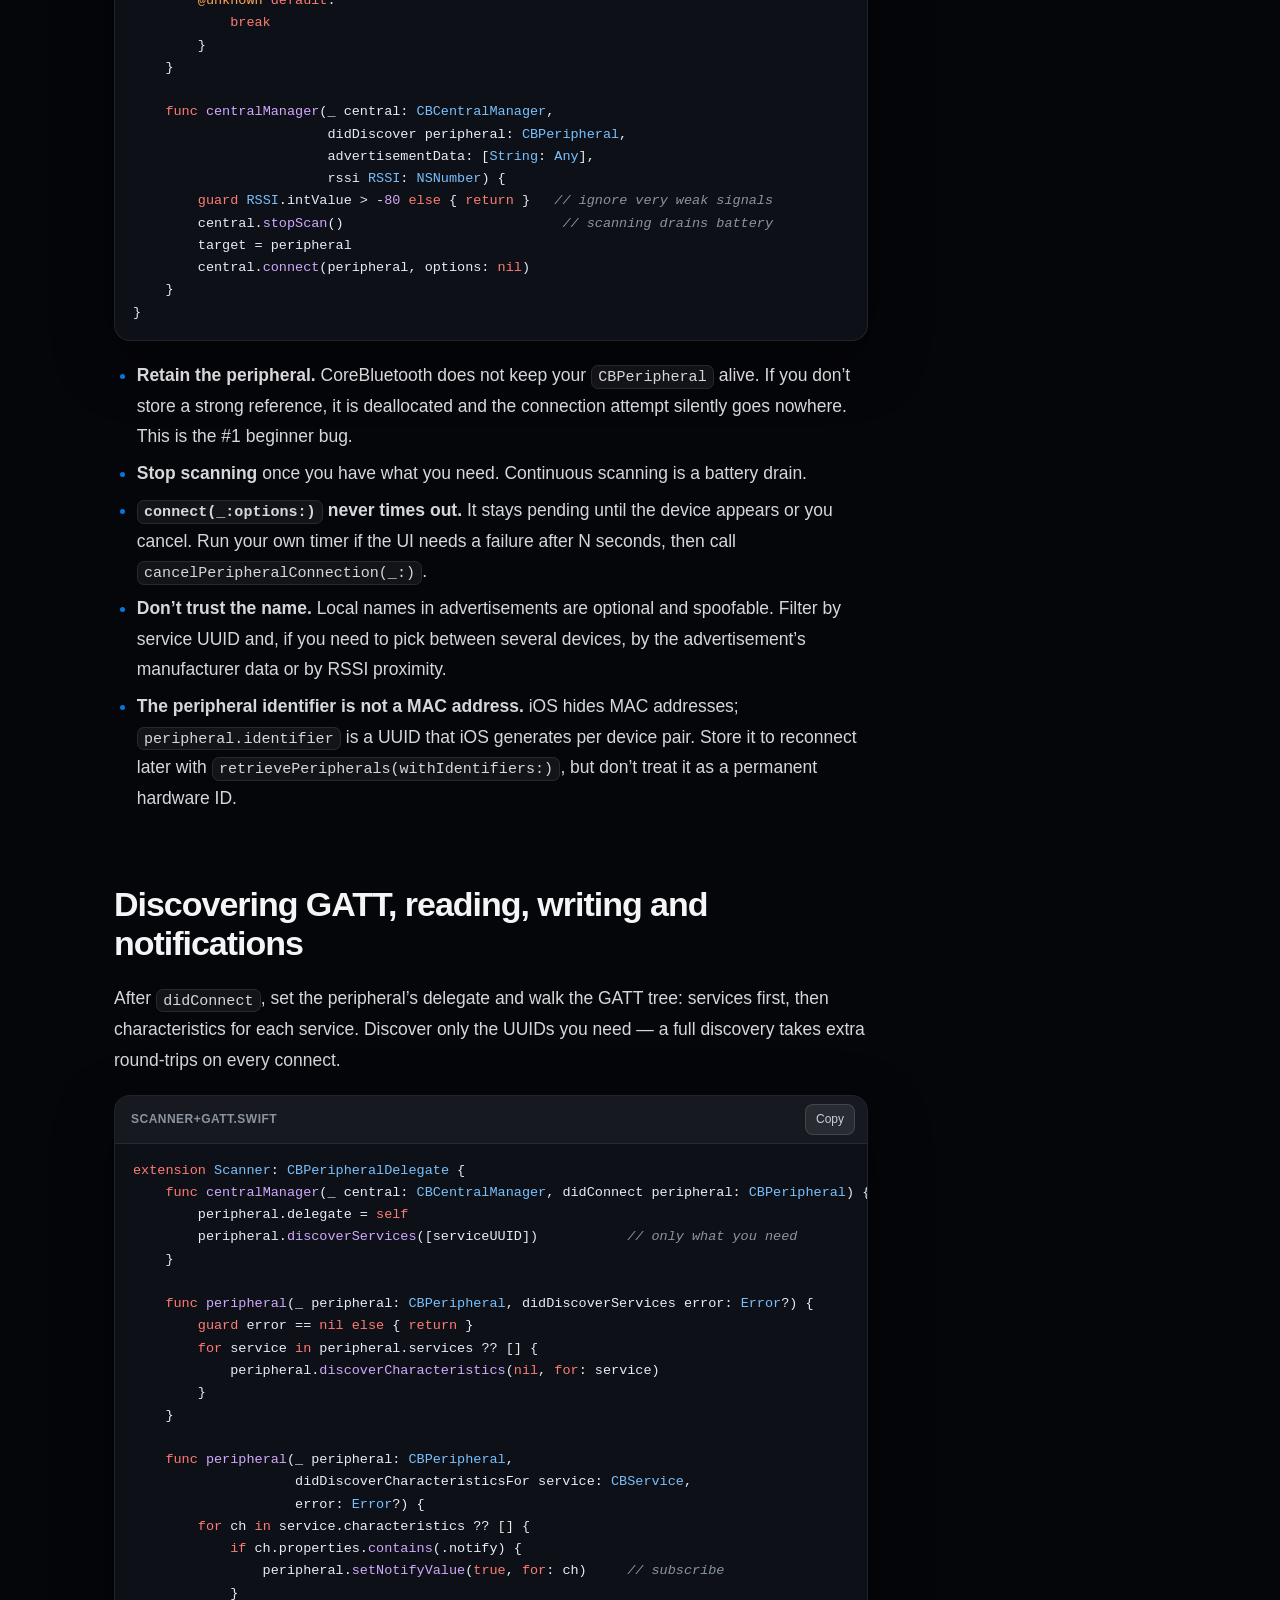
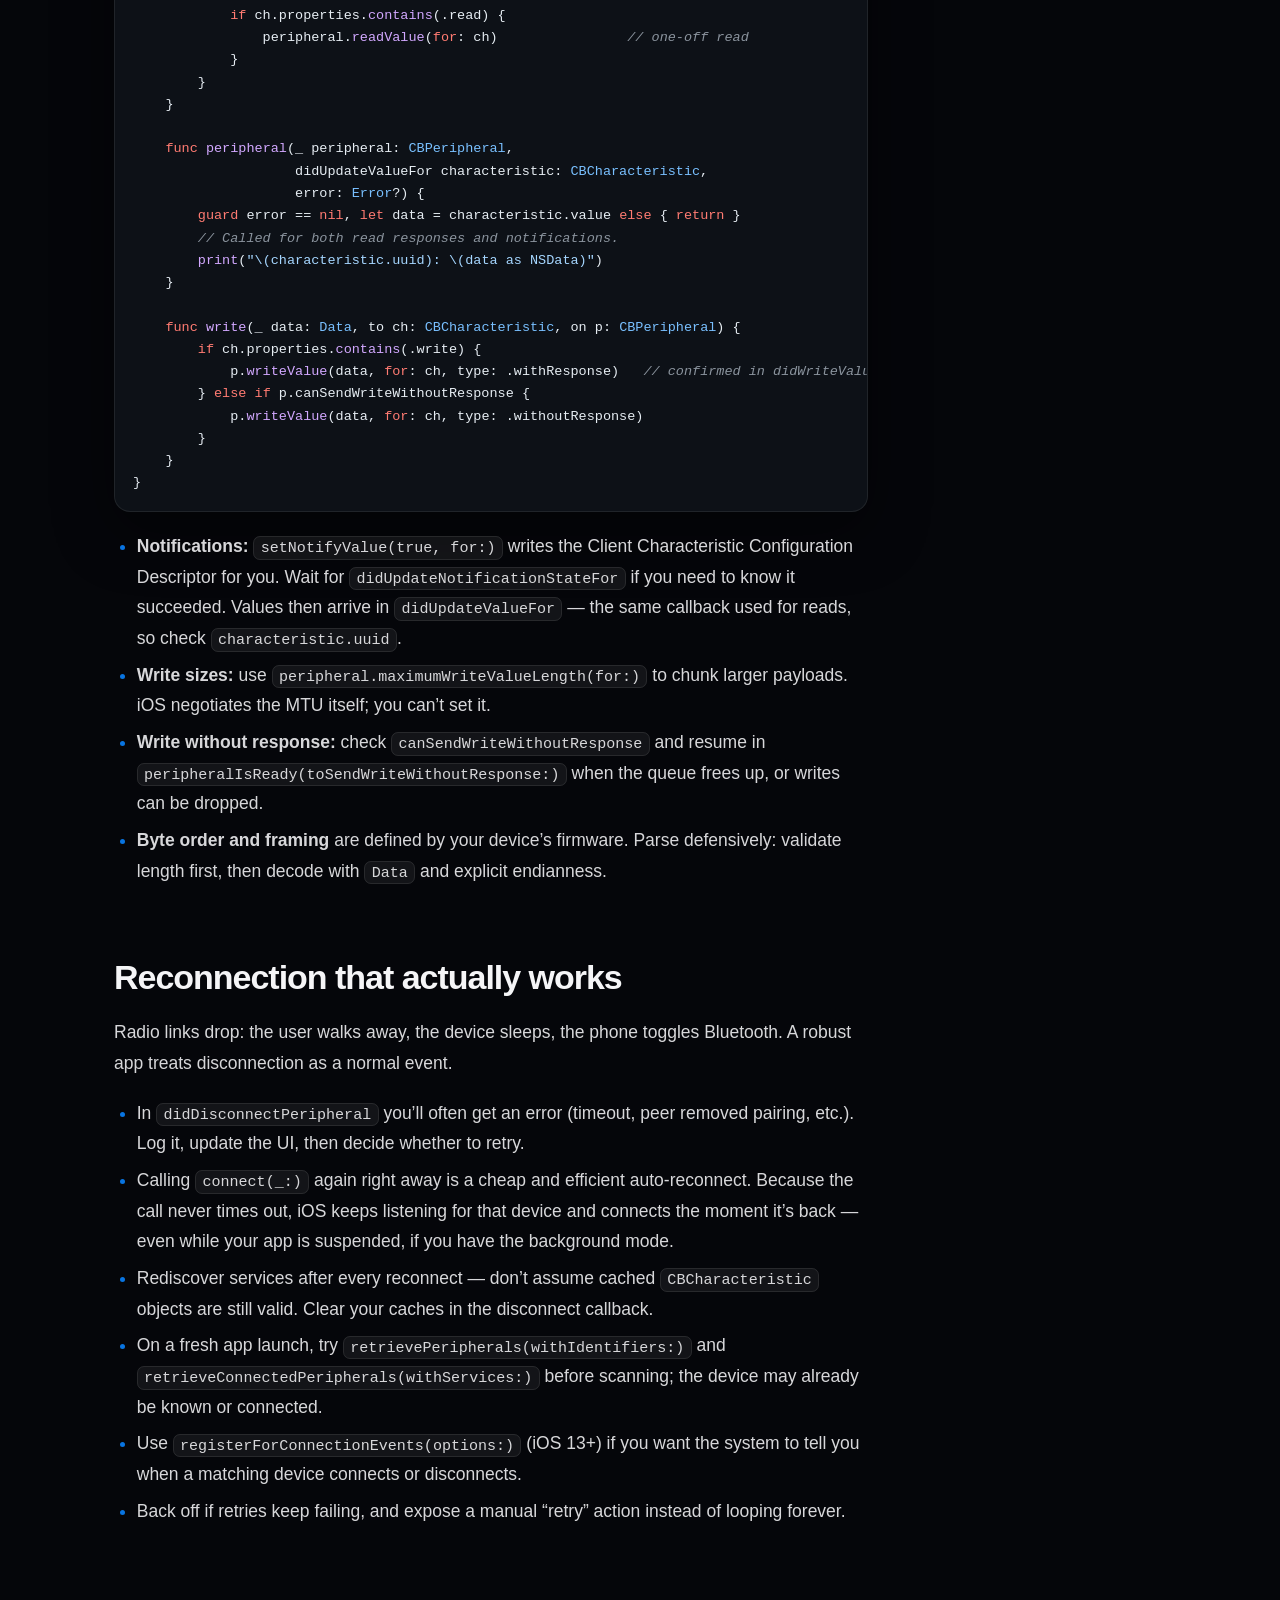
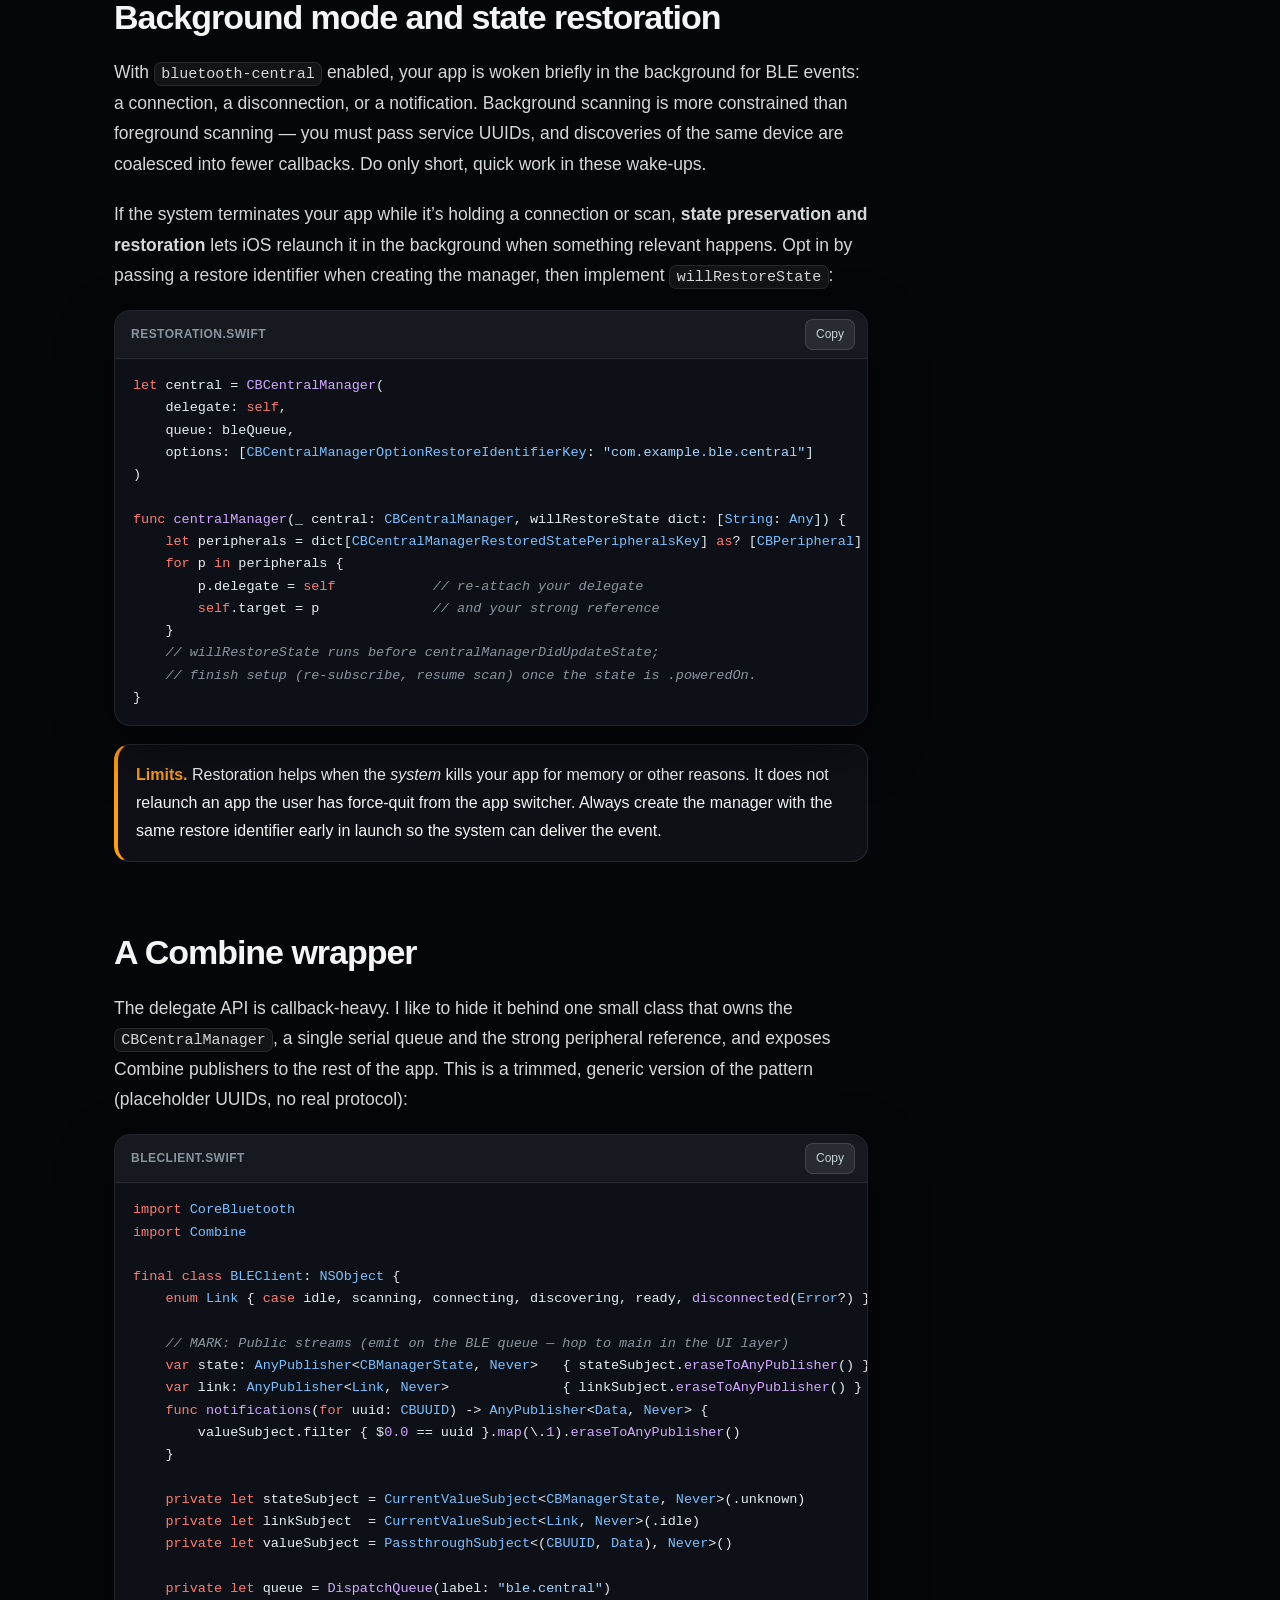
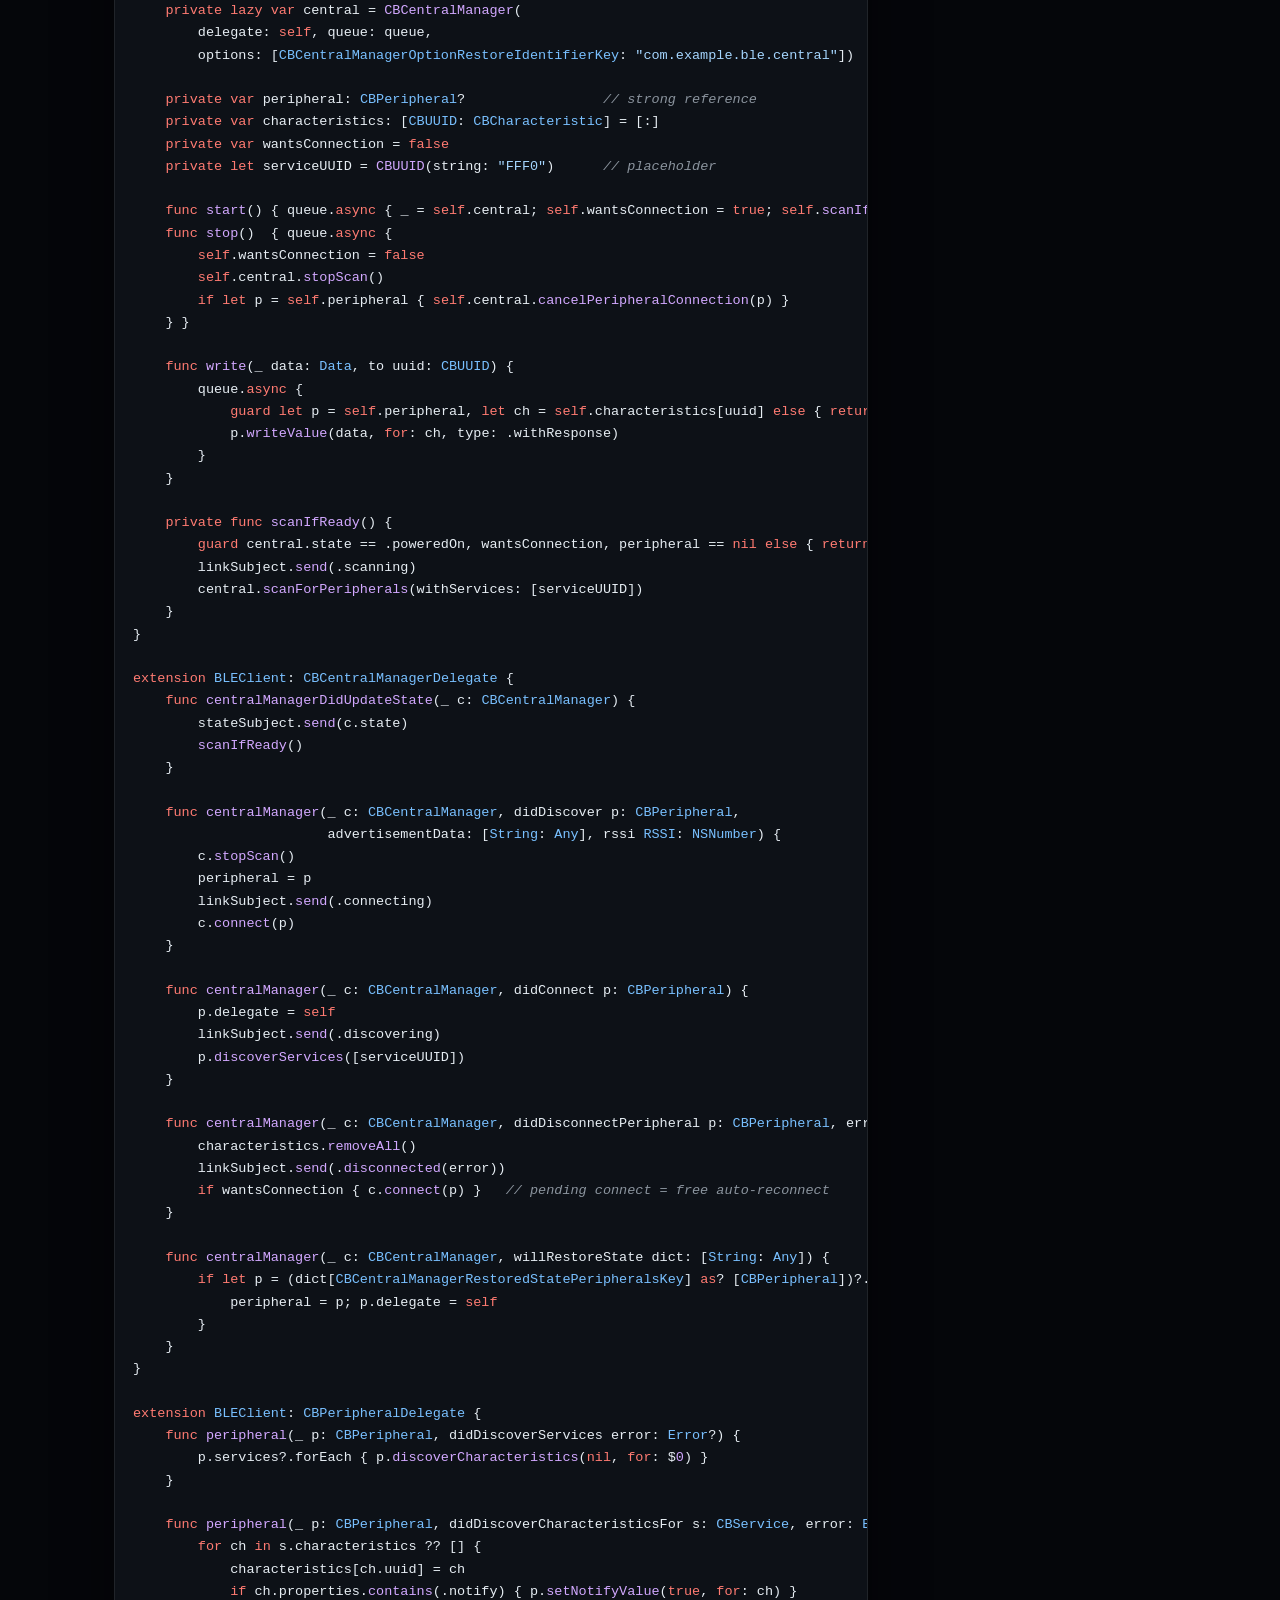
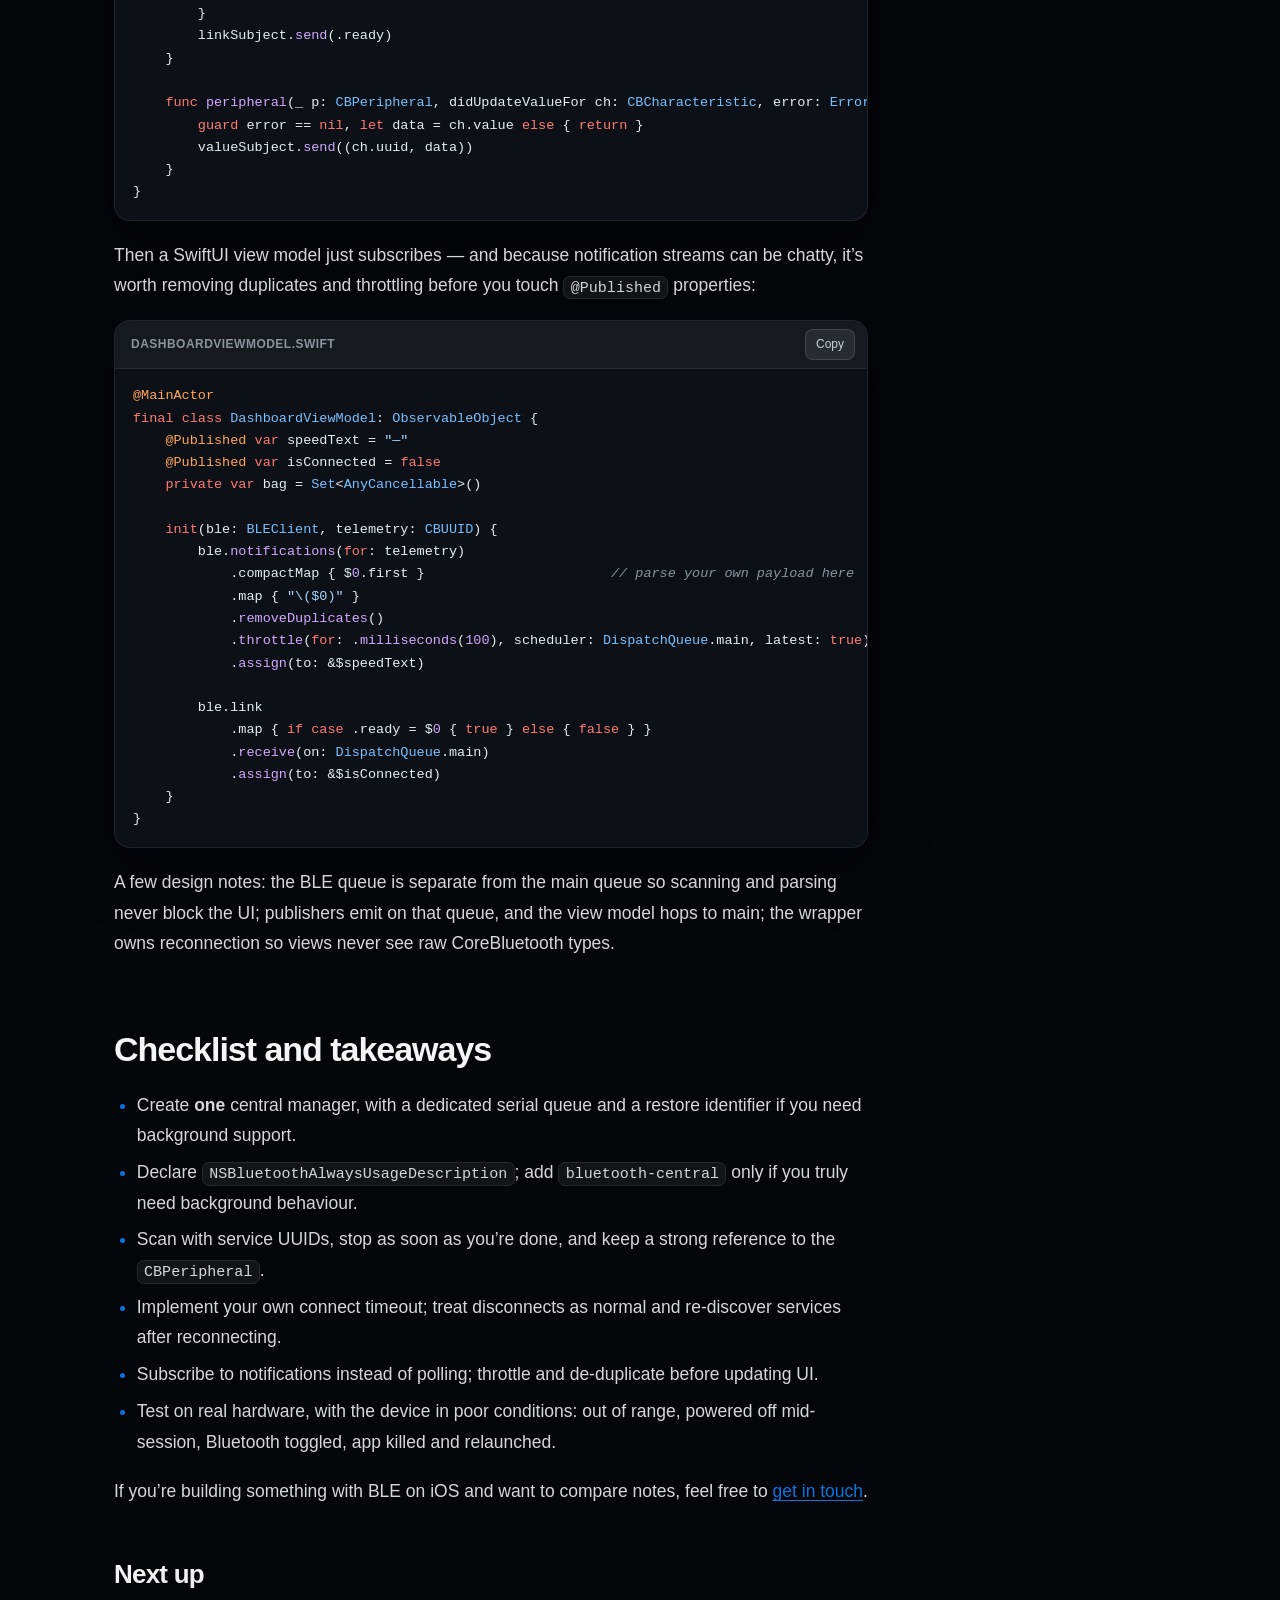
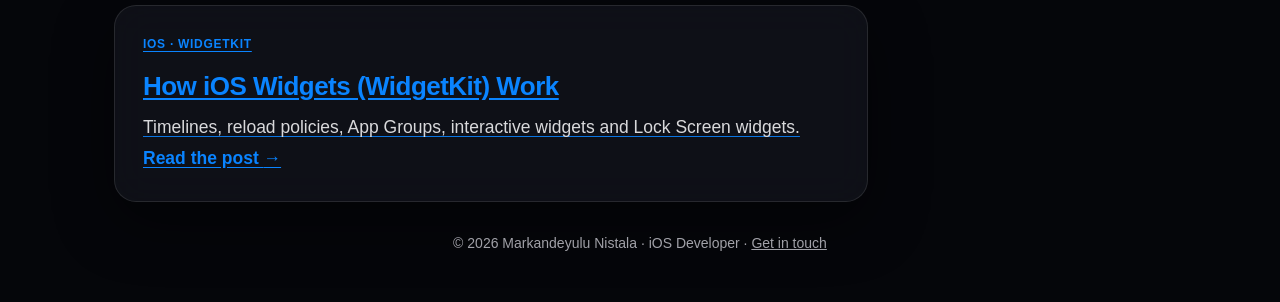
<file: blog/ios-ble-corebluetooth.html>
<!DOCTYPE html>
<html lang="en" data-theme="dark">
<head>
<meta charset="utf-8">
<meta name="viewport" content="width=device-width, initial-scale=1, viewport-fit=cover">
<title>How iOS Bluetooth Low Energy (BLE) Works: A CoreBluetooth Guide | Markandeyulu Nistala</title>
<meta name="description" content="A practical guide to Bluetooth Low Energy on iOS with CoreBluetooth: central vs peripheral, scanning, GATT, notifications, background modes, state restoration, reconnection and a Combine wrapper.">
<meta name="author" content="Markandeyulu Nistala">
<meta name="robots" content="index, follow, max-image-preview:large">
<meta name="theme-color" content="#05060a">
<meta name="color-scheme" content="dark">
<link rel="canonical" href="https://slsmedu.in/blog/ios-ble-corebluetooth.html">
<link rel="icon" href="../favicon.svg?v=20261110d" type="image/svg+xml">
<meta property="og:type" content="article">
<meta property="og:site_name" content="Markandeyulu Nistala">
<meta property="og:title" content="How iOS Bluetooth Low Energy (BLE) Works: A CoreBluetooth Guide | Markandeyulu Nistala">
<meta property="og:description" content="A practical guide to Bluetooth Low Energy on iOS with CoreBluetooth: central vs peripheral, scanning, GATT, notifications, background modes, state restoration, reconnection and a Combine wrapper.">
<meta property="og:url" content="https://slsmedu.in/blog/ios-ble-corebluetooth.html">
<meta property="og:image" content="https://slsmedu.in/assets/og-image-v2.jpg">
<meta property="og:image:width" content="1200">
<meta property="og:image:height" content="630">
<meta name="twitter:card" content="summary_large_image">
<meta name="twitter:title" content="How iOS Bluetooth Low Energy (BLE) Works: A CoreBluetooth Guide | Markandeyulu Nistala">
<meta name="twitter:description" content="A practical guide to Bluetooth Low Energy on iOS with CoreBluetooth: central vs peripheral, scanning, GATT, notifications, background modes, state restoration, reconnection and a Combine wrapper.">
<meta name="twitter:image" content="https://slsmedu.in/assets/og-image-v2.jpg">
<script type="application/ld+json">
{
  "@context": "https://schema.org",
  "@type": "BlogPosting",
  "headline": "How iOS Bluetooth Low Energy (BLE) Works: A CoreBluetooth Guide",
  "description": "A practical guide to Bluetooth Low Energy on iOS with CoreBluetooth: central vs peripheral, scanning, GATT, notifications, background modes, state restoration, reconnection and a Combine wrapper.",
  "datePublished": "2026-10-29",
  "dateModified": "2026-10-29",
  "image": "https://slsmedu.in/assets/og-image-v2.jpg",
  "mainEntityOfPage": "https://slsmedu.in/blog/ios-ble-corebluetooth.html",
  "url": "https://slsmedu.in/blog/ios-ble-corebluetooth.html",
  "author": {
    "@type": "Person",
    "name": "Markandeyulu Nistala",
    "url": "https://slsmedu.in/"
  },
  "publisher": {
    "@type": "Person",
    "name": "Markandeyulu Nistala",
    "url": "https://slsmedu.in/"
  },
  "keywords": "iOS, BLE, Bluetooth Low Energy, CoreBluetooth, Swift, Combine, state restoration",
  "inLanguage": "en",
  "wordCount": 1574,
  "articleSection": "iOS Development"
}
</script>
<link rel="stylesheet" href="../style.css?v=20261110d">
<link rel="stylesheet" href="blog.css?v=20261110d">
<link rel="stylesheet" href="../chatbot.css?v=20261110d">
<script src="../protect.js?v=20261110d"></script>
<script defer src="blog.js?v=20261110d"></script>
<script defer src="../chatbot.js?v=20261110d"></script>
</head>
<body class="blog">
<div class="progress" aria-hidden="true"><span></span></div>
<div class="bg-fallback" aria-hidden="true" style="position:fixed;inset:0;z-index:-1"></div>
<header class="nav" id="nav">
  <a class="brand" href="../" aria-label="Markandeyulu Nistala — home"><span class="brand-mark">MN</span><span class="brand-text">Markandeyulu</span></a>
  <nav aria-label="Primary" id="primary-nav">
    <ul>
      <li><a href="../#about">About</a></li>
      <li><a href="../#experience">Experience</a></li>
      <li><a href="../#projects">Projects</a></li>
      <li><a href="./" class="active">Blog</a></li>
      <li><a href="../#skills">Skills</a></li>
      <li><a href="../#contact">Contact</a></li>
    </ul>
  </nav>
  <button class="nav-toggle" type="button" aria-label="Menu" aria-expanded="false" aria-controls="primary-nav"><i></i></button>
</header>
<main>
<div class="blog-wrap">
<a class="back" href="./">← All posts</a>
<header class="post-head">
  <p class="kicker">iOS · Bluetooth</p>
  <h1>How iOS Bluetooth Low Energy (BLE) Works: A CoreBluetooth Guide</h1>
  <p class="dek">Roles, scanning, GATT, notifications, background modes and state restoration — plus a small Combine wrapper. Written from my experience building BLE connectivity in an iOS app.</p>
  <div class="meta"><span>By Markandeyulu Nistala</span><span>·</span><time datetime="2026-10-29">Oct 29, 2026</time><span>·</span><span>10 min read</span>
  <span class="chips"><span>CoreBluetooth</span><span>Swift</span><span>Combine</span></span></div>
</header>
<nav class="card toc toc-inline" aria-label="Table of contents"><h4>On this page</h4><ol><li><a href="#why-i-wrote-this">Why I wrote this</a></li><li><a href="#ble-in-one-minute">BLE in one minute</a></li><li><a href="#the-connection-flow">The connection flow</a></li><li><a href="#permissions-and-info-plist">Permissions and Info.plist</a></li><li><a href="#scanning-and-connecting">Scanning and connecting</a></li><li><a href="#discovering-gatt-reading-writing-and-notifications">Discovering GATT, reading, writing and notifications</a></li><li><a href="#reconnection-that-actually-works">Reconnection that actually works</a></li><li><a href="#background-mode-and-state-restoration">Background mode and state restoration</a></li><li><a href="#a-combine-wrapper">A Combine wrapper</a></li><li><a href="#checklist-and-takeaways">Checklist and takeaways</a></li></ol></nav>
<div class="post-grid">
<article class="prose"><h2 id="why-i-wrote-this">Why I wrote this</h2>
<p>I’m an iOS developer, and at Innominds I work on Royal Enfield’s Flying Flea app. Part of that work is Bluetooth Low Energy (BLE): scanning for the device, managing the connection, and using that link to drive real-time vehicle dashboard updates in the app, alongside push notifications and network monitoring built with Combine.</p>
<p>BLE looks simple in the sample code and gets subtle quickly in a real product — permissions, background behaviour, reconnection, threading. This post is the mental model I wish I’d had on day one. I can’t share anything about the actual vehicle protocol, so every UUID and payload below is a generic placeholder.</p>
<div class="note"><strong>Heads-up.</strong> CoreBluetooth does not work in the iOS Simulator. You need a real iPhone or iPad and a real peripheral (or a phone/laptop running a tool such as nRF Connect to emulate one).</div>
<h2 id="ble-in-one-minute">BLE in one minute</h2>
<p>BLE is a low-power radio protocol designed for small, infrequent bursts of data. Two layers matter to an app developer:</p>
<ul>
<li><strong>GAP (Generic Access Profile)</strong> — how devices find and connect to each other. A <em>peripheral</em> broadcasts small <em>advertising packets</em>; a <em>central</em> scans for them and can initiate a connection.</li>
<li><strong>GATT (Generic Attribute Profile)</strong> — how data is organised once connected. A peripheral exposes a tree of <em>services</em>, each containing <em>characteristics</em> (the actual values), which may have <em>descriptors</em>. Everything is identified by a UUID (16-bit for Bluetooth-SIG-defined items, 128-bit for custom ones).</li>
</ul>
<p>On iOS your app is normally the <strong>central</strong> (<code>CBCentralManager</code>) and the hardware — a wearable, a sensor, a vehicle — is the <strong>peripheral</strong>. iOS can also act as a peripheral (<code>CBPeripheralManager</code>), but that is a different, more limited use case and not what this post covers.</p>
<p>Each characteristic advertises what you can do with it through its <em>properties</em>:</p>
<div class="tablewrap"><table>
<thead><tr><th>Property</th><th>What it means</th><th>CoreBluetooth call</th></tr></thead>
<tbody>
<tr><td><code>read</code></td><td>Ask for the current value once</td><td><code>readValue(for:)</code></td></tr>
<tr><td><code>write</code></td><td>Write with a confirmation from the peripheral</td><td><code>writeValue(_:for:type: .withResponse)</code></td></tr>
<tr><td><code>writeWithoutResponse</code></td><td>Fire-and-forget write; higher throughput</td><td><code>writeValue(_:for:type: .withoutResponse)</code></td></tr>
<tr><td><code>notify</code> / <code>indicate</code></td><td>Peripheral pushes new values to you (indicate is acknowledged at the BLE layer, notify is not)</td><td><code>setNotifyValue(true, for:)</code></td></tr>
</tbody></table></div>
<p>For something like a live dashboard, <strong>notifications</strong> are the workhorse: you subscribe once and the peripheral pushes updates whenever the value changes, so you never poll.</p>
<h2 id="the-connection-flow">The connection flow</h2>
<p>Every BLE session follows the same sequence. Knowing where you are in it makes debugging much easier:</p>
<ol class="flow"><li><b>Check state</b><span>Wait for poweredOn and authorization</span></li><li><b>Scan</b><span>Filter by service UUID</span></li><li><b>Discover</b><span>didDiscover with RSSI + ad data</span></li><li><b>Connect</b><span>Keep a strong ref to the peripheral</span></li><li><b>Discover GATT</b><span>Services, then characteristics</span></li><li><b>Subscribe</b><span>setNotifyValue / read / write</span></li><li><b>Handle loss</b><span>Disconnect → reconnect</span></li></ol>
<figure class="diagram"><div class="diagram-wrap"><svg class="diagram-svg" viewBox="0 0 800 680" role="img" aria-label="Sequence diagram of a CoreBluetooth central session from scanning to notifications" overflow="visible"><defs><linearGradient id="d1-ig" x1="0%" y1="0%" x2="100%" y2="100%"><stop offset="0%" stop-color="#0a84ff"/><stop offset="100%" stop-color="#bf5af2"/></linearGradient><filter id="d1-soft" x="-20%" y="-40%" width="140%" height="180%"><feDropShadow dx="0" dy="1" stdDeviation="1.2" flood-color="#000" flood-opacity=".35"/></filter><marker id="d1-ah" viewBox="0 0 10 10" refX="9" refY="5" markerWidth="7" markerHeight="7" orient="auto"><path d="M0 0L10 5L0 10z" fill="#0a84ff"/></marker><marker id="d1-ah2" viewBox="0 0 10 10" refX="9" refY="5" markerWidth="7" markerHeight="7" orient="auto"><path d="M0 0L10 5L0 10z" fill="#bf5af2"/></marker></defs><line class="svg-life" x1="132" y1="74" x2="132" y2="636"/><line class="svg-life" x1="400" y1="74" x2="400" y2="636"/><line class="svg-life" x1="668" y1="74" x2="668" y2="636"/><g class="svg-chip"><rect x="32.0" y="12" width="200" height="56" rx="16" fill="rgba(16,18,28,.92)" stroke="rgba(255,255,255,.12)" stroke-width="1" filter="url(#d1-soft)"/><circle cx="58.0" cy="40.0" r="13" fill="url(#d1-ig)"/><rect x="53.5" y="32.2" width="9" height="15.6" rx="2" stroke="#f5feff" stroke-width="1.55" fill="none" stroke-linecap="round" stroke-linejoin="round"/><circle cx="58.0" cy="45.4" r="0.85" fill="#f5feff"/><text x="76.0" y="36" text-anchor="start" class="t-title" font-family="var(--font,-apple-system,BlinkMacSystemFont,'Segoe UI',Roboto,sans-serif)" font-size="13em" font-weight="700" fill="#f5f5f7">Your app</text><text x="76.0" y="52" text-anchor="start" class="t-sub" font-family="ui-monospace,SFMono-Regular,'SF Mono',Menlo,Consolas,monospace" font-size="10em" font-weight="500" fill="#a1a1a8">CBCentralManager</text></g><g class="svg-chip"><rect x="300.0" y="12" width="200" height="56" rx="16" fill="rgba(16,18,28,.92)" stroke="rgba(255,255,255,.12)" stroke-width="1" filter="url(#d1-soft)"/><circle cx="326.0" cy="40.0" r="13" fill="url(#d1-ig)"/><rect x="320.0" y="34.0" width="12" height="12" rx="2.4" stroke="#f5feff" stroke-width="1.55" fill="none" stroke-linecap="round" stroke-linejoin="round"/><rect x="323.0" y="37.0" width="6" height="6" rx="1.2" fill="#f5feff" opacity=".9"/><path d="M326.0 34.0v-1.8M326.0 46.0v1.8M320.0 40.0h-1.8M332.0 40.0h1.8" stroke="#f5feff" stroke-width="1.55" fill="none" stroke-linecap="round" stroke-linejoin="round"/><text x="344.0" y="36" text-anchor="start" class="t-title" font-family="var(--font,-apple-system,BlinkMacSystemFont,'Segoe UI',Roboto,sans-serif)" font-size="13em" font-weight="700" fill="#f5f5f7">CoreBluetooth</text><text x="344.0" y="52" text-anchor="start" class="t-sub" font-family="ui-monospace,SFMono-Regular,'SF Mono',Menlo,Consolas,monospace" font-size="10em" font-weight="500" fill="#a1a1a8">iOS framework</text></g><g class="svg-chip"><rect x="568.0" y="12" width="200" height="56" rx="16" fill="rgba(16,18,28,.92)" stroke="rgba(255,255,255,.12)" stroke-width="1" filter="url(#d1-soft)"/><circle cx="594.0" cy="40.0" r="13" fill="url(#d1-ig)"/><path d="M594.0 33.0v14l5.2-3.6L594.0 40.0l5.2-3.6L594.0 33.0M589.0 36.8l5 3.2M589.0 43.2l5-3.2" stroke="#f5feff" stroke-width="1.55" fill="none" stroke-linecap="round" stroke-linejoin="round"/><text x="612.0" y="36" text-anchor="start" class="t-title" font-family="var(--font,-apple-system,BlinkMacSystemFont,'Segoe UI',Roboto,sans-serif)" font-size="13em" font-weight="700" fill="#f5f5f7">Peripheral</text><text x="612.0" y="52" text-anchor="start" class="t-sub" font-family="ui-monospace,SFMono-Regular,'SF Mono',Menlo,Consolas,monospace" font-size="10em" font-weight="500" fill="#a1a1a8">the device</text></g><line class="svg-arr" data-kind="call" x1="154" y1="114" x2="378" y2="114" marker-end="url(#d1-ah)"/><g class="svg-step"><circle cx="146" cy="114" r="8" fill="#0b0d14" stroke="#0a84ff" stroke-width="1.4"/><text x="146" y="117.4" text-anchor="middle" class="t-num" font-family="var(--font,-apple-system,BlinkMacSystemFont,'Segoe UI',Roboto,sans-serif)" font-size="9em" font-weight="700" fill="#f5f5f7">1</text></g><g class="svg-lab"><rect x="159.5" y="96.0" width="213.0" height="15" rx="7.5" fill="rgba(10,12,20,.92)" stroke="rgba(255,255,255,.10)" stroke-width=".8"/><text x="266.0" y="107.0" text-anchor="middle" class="t-lab" font-family="ui-monospace,SFMono-Regular,'SF Mono',Menlo,Consolas,monospace" font-size="7.0em" font-weight="500" fill="#d5d8e0">scanForPeripherals(withServices:)</text></g><line class="svg-arr dash" data-kind="async" x1="646" y1="174" x2="422" y2="174" marker-end="url(#d1-ah)"/><g class="svg-step"><circle cx="654" cy="174" r="8" fill="#0b0d14" stroke="#0a84ff" stroke-width="1.4"/><text x="654" y="177.4" text-anchor="middle" class="t-num" font-family="var(--font,-apple-system,BlinkMacSystemFont,'Segoe UI',Roboto,sans-serif)" font-size="9em" font-weight="700" fill="#f5f5f7">2</text></g><g class="svg-lab"><rect x="452.0" y="156.0" width="164.0" height="15" rx="7.5" fill="rgba(10,12,20,.92)" stroke="rgba(255,255,255,.10)" stroke-width=".8"/><text x="534.0" y="167.0" text-anchor="middle" class="t-lab" font-family="ui-monospace,SFMono-Regular,'SF Mono',Menlo,Consolas,monospace" font-size="9.0em" font-weight="500" fill="#d5d8e0">advertising packets</text></g><line class="svg-arr alt" data-kind="callback" x1="378" y1="234" x2="154" y2="234" marker-end="url(#d1-ah2)"/><g class="svg-step"><circle cx="386" cy="234" r="8" fill="#0b0d14" stroke="#bf5af2" stroke-width="1.4"/><text x="386" y="237.4" text-anchor="middle" class="t-num" font-family="var(--font,-apple-system,BlinkMacSystemFont,'Segoe UI',Roboto,sans-serif)" font-size="9em" font-weight="700" fill="#f5f5f7">3</text></g><g class="svg-lab"><rect x="159.0" y="216.0" width="214.0" height="15" rx="7.5" fill="rgba(10,12,20,.92)" stroke="rgba(255,255,255,.10)" stroke-width=".8"/><text x="266.0" y="227.0" text-anchor="middle" class="t-lab" font-family="ui-monospace,SFMono-Regular,'SF Mono',Menlo,Consolas,monospace" font-size="8.0em" font-weight="500" fill="#d5d8e0">didDiscover(peripheral, RSSI)</text></g><line class="svg-arr" data-kind="call" x1="154" y1="294" x2="646" y2="294" marker-end="url(#d1-ah)"/><g class="svg-step"><circle cx="146" cy="294" r="8" fill="#0b0d14" stroke="#0a84ff" stroke-width="1.4"/><text x="146" y="297.4" text-anchor="middle" class="t-num" font-family="var(--font,-apple-system,BlinkMacSystemFont,'Segoe UI',Roboto,sans-serif)" font-size="9em" font-weight="700" fill="#f5f5f7">4</text></g><g class="svg-lab"><rect x="318.0" y="276.0" width="164.0" height="15" rx="7.5" fill="rgba(10,12,20,.92)" stroke="rgba(255,255,255,.10)" stroke-width=".8"/><text x="400.0" y="287.0" text-anchor="middle" class="t-lab" font-family="ui-monospace,SFMono-Regular,'SF Mono',Menlo,Consolas,monospace" font-size="9.0em" font-weight="500" fill="#d5d8e0">connect(peripheral)</text></g><line class="svg-arr alt" data-kind="callback" x1="646" y1="354" x2="154" y2="354" marker-end="url(#d1-ah2)"/><g class="svg-step"><circle cx="654" cy="354" r="8" fill="#0b0d14" stroke="#bf5af2" stroke-width="1.4"/><text x="654" y="357.4" text-anchor="middle" class="t-num" font-family="var(--font,-apple-system,BlinkMacSystemFont,'Segoe UI',Roboto,sans-serif)" font-size="9em" font-weight="700" fill="#f5f5f7">5</text></g><g class="svg-lab"><rect x="351.5" y="336.0" width="97.0" height="15" rx="7.5" fill="rgba(10,12,20,.92)" stroke="rgba(255,255,255,.10)" stroke-width=".8"/><text x="400.0" y="347.0" text-anchor="middle" class="t-lab" font-family="ui-monospace,SFMono-Regular,'SF Mono',Menlo,Consolas,monospace" font-size="9.0em" font-weight="500" fill="#d5d8e0">didConnect</text></g><line class="svg-arr" data-kind="call" x1="154" y1="414" x2="646" y2="414" marker-end="url(#d1-ah)"/><g class="svg-step"><circle cx="146" cy="414" r="8" fill="#0b0d14" stroke="#0a84ff" stroke-width="1.4"/><text x="146" y="417.4" text-anchor="middle" class="t-num" font-family="var(--font,-apple-system,BlinkMacSystemFont,'Segoe UI',Roboto,sans-serif)" font-size="9em" font-weight="700" fill="#f5f5f7">6</text></g><g class="svg-lab"><rect x="263.0" y="396.0" width="274.0" height="15" rx="7.5" fill="rgba(10,12,20,.92)" stroke="rgba(255,255,255,.10)" stroke-width=".8"/><text x="400.0" y="407.0" text-anchor="middle" class="t-lab" font-family="ui-monospace,SFMono-Regular,'SF Mono',Menlo,Consolas,monospace" font-size="9.0em" font-weight="500" fill="#d5d8e0">discoverServices / Characteristics</text></g><line class="svg-arr alt" data-kind="callback" x1="646" y1="474" x2="154" y2="474" marker-end="url(#d1-ah2)"/><g class="svg-step"><circle cx="654" cy="474" r="8" fill="#0b0d14" stroke="#bf5af2" stroke-width="1.4"/><text x="654" y="477.4" text-anchor="middle" class="t-num" font-family="var(--font,-apple-system,BlinkMacSystemFont,'Segoe UI',Roboto,sans-serif)" font-size="9em" font-weight="700" fill="#f5f5f7">7</text></g><g class="svg-lab"><rect x="281.0" y="456.0" width="238.0" height="15" rx="7.5" fill="rgba(10,12,20,.92)" stroke="rgba(255,255,255,.10)" stroke-width=".8"/><text x="400.0" y="467.0" text-anchor="middle" class="t-lab" font-family="ui-monospace,SFMono-Regular,'SF Mono',Menlo,Consolas,monospace" font-size="9.0em" font-weight="500" fill="#d5d8e0">didDiscoverCharacteristicsFor</text></g><line class="svg-arr" data-kind="call" x1="154" y1="534" x2="646" y2="534" marker-end="url(#d1-ah)"/><g class="svg-step"><circle cx="146" cy="534" r="8" fill="#0b0d14" stroke="#0a84ff" stroke-width="1.4"/><text x="146" y="537.4" text-anchor="middle" class="t-num" font-family="var(--font,-apple-system,BlinkMacSystemFont,'Segoe UI',Roboto,sans-serif)" font-size="9em" font-weight="700" fill="#f5f5f7">8</text></g><g class="svg-lab"><rect x="292.5" y="516.0" width="215.0" height="15" rx="7.5" fill="rgba(10,12,20,.92)" stroke="rgba(255,255,255,.10)" stroke-width=".8"/><text x="400.0" y="527.0" text-anchor="middle" class="t-lab" font-family="ui-monospace,SFMono-Regular,'SF Mono',Menlo,Consolas,monospace" font-size="9.0em" font-weight="500" fill="#d5d8e0">setNotifyValue(true, for:)</text></g><line class="svg-arr alt dash" data-kind="callback" x1="646" y1="594" x2="154" y2="594" marker-end="url(#d1-ah2)"/><g class="svg-step"><circle cx="654" cy="594" r="8" fill="#0b0d14" stroke="#bf5af2" stroke-width="1.4"/><text x="654" y="597.4" text-anchor="middle" class="t-num" font-family="var(--font,-apple-system,BlinkMacSystemFont,'Segoe UI',Roboto,sans-serif)" font-size="9em" font-weight="700" fill="#f5f5f7">9</text></g><g class="svg-lab"><rect x="266.5" y="576.0" width="267.0" height="15" rx="7.5" fill="rgba(10,12,20,.92)" stroke="rgba(255,255,255,.10)" stroke-width=".8"/><text x="400.0" y="587.0" text-anchor="middle" class="t-lab" font-family="ui-monospace,SFMono-Regular,'SF Mono',Menlo,Consolas,monospace" font-size="9.0em" font-weight="500" fill="#d5d8e0">didUpdateValueFor (notifications)</text></g><g class="svg-legend t-leg" font-family="var(--font,-apple-system,BlinkMacSystemFont,'Segoe UI',Roboto,sans-serif)" font-size="10em" fill="#a1a1a8"><line x1="204.0" y1="662" x2="226.0" y2="662" stroke="#0a84ff" stroke-width="1.8"/><text x="232.0" y="665.5">App call</text><line x1="321.0" y1="662" x2="343.0" y2="662" stroke="#bf5af2" stroke-width="1.8"/><text x="349.0" y="665.5">Callback</text><line x1="438.0" y1="662" x2="460.0" y2="662" stroke="#64d2ff" stroke-width="1.8" stroke-dasharray="6 5"/><text x="466.0" y="665.5">Async / radio</text></g></svg></div><ol class="diagram-track" aria-hidden="true"><li class="diagram-step is-call"><span class="diagram-n" aria-hidden="true">1</span><div><code>scanForPeripherals(withServices:)</code><span class="diagram-io">Your app → CoreBluetooth</span></div></li><li class="diagram-step is-async"><span class="diagram-n" aria-hidden="true">2</span><div><code>advertising packets</code><span class="diagram-io">Peripheral → CoreBluetooth</span></div></li><li class="diagram-step is-callback"><span class="diagram-n" aria-hidden="true">3</span><div><code>didDiscover(peripheral, RSSI)</code><span class="diagram-io">CoreBluetooth → Your app</span></div></li><li class="diagram-step is-call"><span class="diagram-n" aria-hidden="true">4</span><div><code>connect(peripheral)</code><span class="diagram-io">Your app → Peripheral</span></div></li><li class="diagram-step is-callback"><span class="diagram-n" aria-hidden="true">5</span><div><code>didConnect</code><span class="diagram-io">Peripheral → Your app</span></div></li><li class="diagram-step is-call"><span class="diagram-n" aria-hidden="true">6</span><div><code>discoverServices / Characteristics</code><span class="diagram-io">Your app → Peripheral</span></div></li><li class="diagram-step is-callback"><span class="diagram-n" aria-hidden="true">7</span><div><code>didDiscoverCharacteristicsFor</code><span class="diagram-io">Peripheral → Your app</span></div></li><li class="diagram-step is-call"><span class="diagram-n" aria-hidden="true">8</span><div><code>setNotifyValue(true, for:)</code><span class="diagram-io">Your app → Peripheral</span></div></li><li class="diagram-step is-callback"><span class="diagram-n" aria-hidden="true">9</span><div><code>didUpdateValueFor (notifications)</code><span class="diagram-io">Peripheral → Your app</span></div></li></ol><div class="diagram-legend" aria-hidden="true"><span class="is-call">App call</span><span class="is-callback">Callback</span><span class="is-async">Async / radio</span></div><figcaption>A typical central-role session as seen from the app.</figcaption></figure>
<h2 id="permissions-and-info-plist">Permissions and Info.plist</h2>
<p>Since iOS 13, any app that uses CoreBluetooth must declare <code>NSBluetoothAlwaysUsageDescription</code> in its Info.plist. Without it the app crashes the first time you create a manager. The string is shown in the system permission prompt, so write it for users, not developers.</p>
<p>If the app needs to keep a connection alive or react to the device while backgrounded, add the <code>bluetooth-central</code> value to <code>UIBackgroundModes</code> (the “Uses Bluetooth LE accessories” capability in Xcode).</p>
<pre><code data-lang="xml" data-title="Info.plist">&lt;key&gt;NSBluetoothAlwaysUsageDescription&lt;/key&gt;
&lt;string&gt;Bluetooth is used to find and connect to your device.&lt;/string&gt;

&lt;!-- Only if the app must keep working in the background --&gt;
&lt;key&gt;UIBackgroundModes&lt;/key&gt;
&lt;array&gt;
    &lt;string&gt;bluetooth-central&lt;/string&gt;
&lt;/array&gt;
</code></pre>
<p>Creating a <code>CBCentralManager</code> is what triggers the permission prompt, so create it when you’re ready to explain why you need Bluetooth (not necessarily at launch). You can check the current answer with <code>CBCentralManager.authorization</code>, and you must handle <code>.unauthorized</code> and <code>.poweredOff</code> in <code>centralManagerDidUpdateState(_:)</code> — send the user to Settings instead of silently failing.</p>
<h2 id="scanning-and-connecting">Scanning and connecting</h2>
<p>You can only scan once the manager’s state is <code>.poweredOn</code>. Always pass service UUIDs to <code>scanForPeripherals(withServices:options:)</code>: it saves battery, reduces noise, and <strong>is required for scanning in the background</strong> (a nil filter returns nothing there).</p>
<pre><code data-lang="swift" data-title="Scanner.swift">import CoreBluetooth

final class Scanner: NSObject, CBCentralManagerDelegate {
    private var central: CBCentralManager!
    private var target: CBPeripheral?            // keep a STRONG reference
    private let serviceUUID = CBUUID(string: &quot;FFF0&quot;)   // placeholder

    override init() {
        super.init()
        // Creating the manager is what triggers the permission prompt.
        central = CBCentralManager(delegate: self, queue: nil)
    }

    func centralManagerDidUpdateState(_ central: CBCentralManager) {
        switch central.state {
        case .poweredOn:
            central.scanForPeripherals(withServices: [serviceUUID],
                                       options: [CBCentralManagerScanOptionAllowDuplicatesKey: false])
        case .unauthorized, .poweredOff, .unsupported, .resetting, .unknown:
            break // surface this in the UI; don&#x27;t scan
        @unknown default:
            break
        }
    }

    func centralManager(_ central: CBCentralManager,
                        didDiscover peripheral: CBPeripheral,
                        advertisementData: [String: Any],
                        rssi RSSI: NSNumber) {
        guard RSSI.intValue &gt; -80 else { return }   // ignore very weak signals
        central.stopScan()                           // scanning drains battery
        target = peripheral
        central.connect(peripheral, options: nil)
    }
}
</code></pre>
<ul>
<li><strong>Retain the peripheral.</strong> CoreBluetooth does not keep your <code>CBPeripheral</code> alive. If you don’t store a strong reference, it is deallocated and the connection attempt silently goes nowhere. This is the #1 beginner bug.</li>
<li><strong>Stop scanning</strong> once you have what you need. Continuous scanning is a battery drain.</li>
<li><strong><code>connect(_:options:)</code> never times out.</strong> It stays pending until the device appears or you cancel. Run your own timer if the UI needs a failure after N seconds, then call <code>cancelPeripheralConnection(_:)</code>.</li>
<li><strong>Don’t trust the name.</strong> Local names in advertisements are optional and spoofable. Filter by service UUID and, if you need to pick between several devices, by the advertisement’s manufacturer data or by RSSI proximity.</li>
<li><strong>The peripheral identifier is not a MAC address.</strong> iOS hides MAC addresses; <code>peripheral.identifier</code> is a UUID that iOS generates per device pair. Store it to reconnect later with <code>retrievePeripherals(withIdentifiers:)</code>, but don’t treat it as a permanent hardware ID.</li>
</ul>
<h2 id="discovering-gatt-reading-writing-and-notifications">Discovering GATT, reading, writing and notifications</h2>
<p>After <code>didConnect</code>, set the peripheral’s delegate and walk the GATT tree: services first, then characteristics for each service. Discover only the UUIDs you need — a full discovery takes extra round-trips on every connect.</p>
<pre><code data-lang="swift" data-title="Scanner+GATT.swift">extension Scanner: CBPeripheralDelegate {
    func centralManager(_ central: CBCentralManager, didConnect peripheral: CBPeripheral) {
        peripheral.delegate = self
        peripheral.discoverServices([serviceUUID])           // only what you need
    }

    func peripheral(_ peripheral: CBPeripheral, didDiscoverServices error: Error?) {
        guard error == nil else { return }
        for service in peripheral.services ?? [] {
            peripheral.discoverCharacteristics(nil, for: service)
        }
    }

    func peripheral(_ peripheral: CBPeripheral,
                    didDiscoverCharacteristicsFor service: CBService,
                    error: Error?) {
        for ch in service.characteristics ?? [] {
            if ch.properties.contains(.notify) {
                peripheral.setNotifyValue(true, for: ch)     // subscribe
            }
            if ch.properties.contains(.read) {
                peripheral.readValue(for: ch)                // one-off read
            }
        }
    }

    func peripheral(_ peripheral: CBPeripheral,
                    didUpdateValueFor characteristic: CBCharacteristic,
                    error: Error?) {
        guard error == nil, let data = characteristic.value else { return }
        // Called for both read responses and notifications.
        print(&quot;\(characteristic.uuid): \(data as NSData)&quot;)
    }

    func write(_ data: Data, to ch: CBCharacteristic, on p: CBPeripheral) {
        if ch.properties.contains(.write) {
            p.writeValue(data, for: ch, type: .withResponse)   // confirmed in didWriteValueFor
        } else if p.canSendWriteWithoutResponse {
            p.writeValue(data, for: ch, type: .withoutResponse)
        }
    }
}
</code></pre>
<ul>
<li><strong>Notifications:</strong> <code>setNotifyValue(true, for:)</code> writes the Client Characteristic Configuration Descriptor for you. Wait for <code>didUpdateNotificationStateFor</code> if you need to know it succeeded. Values then arrive in <code>didUpdateValueFor</code> — the same callback used for reads, so check <code>characteristic.uuid</code>.</li>
<li><strong>Write sizes:</strong> use <code>peripheral.maximumWriteValueLength(for:)</code> to chunk larger payloads. iOS negotiates the MTU itself; you can’t set it.</li>
<li><strong>Write without response:</strong> check <code>canSendWriteWithoutResponse</code> and resume in <code>peripheralIsReady(toSendWriteWithoutResponse:)</code> when the queue frees up, or writes can be dropped.</li>
<li><strong>Byte order and framing</strong> are defined by your device’s firmware. Parse defensively: validate length first, then decode with <code>Data</code> and explicit endianness.</li>
</ul>
<h2 id="reconnection-that-actually-works">Reconnection that actually works</h2>
<p>Radio links drop: the user walks away, the device sleeps, the phone toggles Bluetooth. A robust app treats disconnection as a normal event.</p>
<ul>
<li>In <code>didDisconnectPeripheral</code> you’ll often get an error (timeout, peer removed pairing, etc.). Log it, update the UI, then decide whether to retry.</li>
<li>Calling <code>connect(_:)</code> again right away is a cheap and efficient auto-reconnect. Because the call never times out, iOS keeps listening for that device and connects the moment it’s back — even while your app is suspended, if you have the background mode.</li>
<li>Rediscover services after every reconnect — don’t assume cached <code>CBCharacteristic</code> objects are still valid. Clear your caches in the disconnect callback.</li>
<li>On a fresh app launch, try <code>retrievePeripherals(withIdentifiers:)</code> and <code>retrieveConnectedPeripherals(withServices:)</code> before scanning; the device may already be known or connected.</li>
<li>Use <code>registerForConnectionEvents(options:)</code> (iOS 13+) if you want the system to tell you when a matching device connects or disconnects.</li>
<li>Back off if retries keep failing, and expose a manual “retry” action instead of looping forever.</li>
</ul>
<h2 id="background-mode-and-state-restoration">Background mode and state restoration</h2>
<p>With <code>bluetooth-central</code> enabled, your app is woken briefly in the background for BLE events: a connection, a disconnection, or a notification. Background scanning is more constrained than foreground scanning — you must pass service UUIDs, and discoveries of the same device are coalesced into fewer callbacks. Do only short, quick work in these wake-ups.</p>
<p>If the system terminates your app while it’s holding a connection or scan, <strong>state preservation and restoration</strong> lets iOS relaunch it in the background when something relevant happens. Opt in by passing a restore identifier when creating the manager, then implement <code>willRestoreState</code>:</p>
<pre><code data-lang="swift" data-title="Restoration.swift">let central = CBCentralManager(
    delegate: self,
    queue: bleQueue,
    options: [CBCentralManagerOptionRestoreIdentifierKey: &quot;com.example.ble.central&quot;]
)

func centralManager(_ central: CBCentralManager, willRestoreState dict: [String: Any]) {
    let peripherals = dict[CBCentralManagerRestoredStatePeripheralsKey] as? [CBPeripheral] ?? []
    for p in peripherals {
        p.delegate = self            // re-attach your delegate
        self.target = p              // and your strong reference
    }
    // willRestoreState runs before centralManagerDidUpdateState;
    // finish setup (re-subscribe, resume scan) once the state is .poweredOn.
}
</code></pre>
<div class="note warn"><strong>Limits.</strong> Restoration helps when the <em>system</em> kills your app for memory or other reasons. It does not relaunch an app the user has force-quit from the app switcher. Always create the manager with the same restore identifier early in launch so the system can deliver the event.</div>
<h2 id="a-combine-wrapper">A Combine wrapper</h2>
<p>The delegate API is callback-heavy. I like to hide it behind one small class that owns the <code>CBCentralManager</code>, a single serial queue and the strong peripheral reference, and exposes Combine publishers to the rest of the app. This is a trimmed, generic version of the pattern (placeholder UUIDs, no real protocol):</p>
<pre><code data-lang="swift" data-title="BLEClient.swift">import CoreBluetooth
import Combine

final class BLEClient: NSObject {
    enum Link { case idle, scanning, connecting, discovering, ready, disconnected(Error?) }

    // MARK: Public streams (emit on the BLE queue — hop to main in the UI layer)
    var state: AnyPublisher&lt;CBManagerState, Never&gt;   { stateSubject.eraseToAnyPublisher() }
    var link: AnyPublisher&lt;Link, Never&gt;              { linkSubject.eraseToAnyPublisher() }
    func notifications(for uuid: CBUUID) -&gt; AnyPublisher&lt;Data, Never&gt; {
        valueSubject.filter { $0.0 == uuid }.map(\.1).eraseToAnyPublisher()
    }

    private let stateSubject = CurrentValueSubject&lt;CBManagerState, Never&gt;(.unknown)
    private let linkSubject  = CurrentValueSubject&lt;Link, Never&gt;(.idle)
    private let valueSubject = PassthroughSubject&lt;(CBUUID, Data), Never&gt;()

    private let queue = DispatchQueue(label: &quot;ble.central&quot;)
    private lazy var central = CBCentralManager(
        delegate: self, queue: queue,
        options: [CBCentralManagerOptionRestoreIdentifierKey: &quot;com.example.ble.central&quot;])

    private var peripheral: CBPeripheral?                 // strong reference
    private var characteristics: [CBUUID: CBCharacteristic] = [:]
    private var wantsConnection = false
    private let serviceUUID = CBUUID(string: &quot;FFF0&quot;)      // placeholder

    func start() { queue.async { _ = self.central; self.wantsConnection = true; self.scanIfReady() } }
    func stop()  { queue.async {
        self.wantsConnection = false
        self.central.stopScan()
        if let p = self.peripheral { self.central.cancelPeripheralConnection(p) }
    } }

    func write(_ data: Data, to uuid: CBUUID) {
        queue.async {
            guard let p = self.peripheral, let ch = self.characteristics[uuid] else { return }
            p.writeValue(data, for: ch, type: .withResponse)
        }
    }

    private func scanIfReady() {
        guard central.state == .poweredOn, wantsConnection, peripheral == nil else { return }
        linkSubject.send(.scanning)
        central.scanForPeripherals(withServices: [serviceUUID])
    }
}

extension BLEClient: CBCentralManagerDelegate {
    func centralManagerDidUpdateState(_ c: CBCentralManager) {
        stateSubject.send(c.state)
        scanIfReady()
    }

    func centralManager(_ c: CBCentralManager, didDiscover p: CBPeripheral,
                        advertisementData: [String: Any], rssi RSSI: NSNumber) {
        c.stopScan()
        peripheral = p
        linkSubject.send(.connecting)
        c.connect(p)
    }

    func centralManager(_ c: CBCentralManager, didConnect p: CBPeripheral) {
        p.delegate = self
        linkSubject.send(.discovering)
        p.discoverServices([serviceUUID])
    }

    func centralManager(_ c: CBCentralManager, didDisconnectPeripheral p: CBPeripheral, error: Error?) {
        characteristics.removeAll()
        linkSubject.send(.disconnected(error))
        if wantsConnection { c.connect(p) }   // pending connect = free auto-reconnect
    }

    func centralManager(_ c: CBCentralManager, willRestoreState dict: [String: Any]) {
        if let p = (dict[CBCentralManagerRestoredStatePeripheralsKey] as? [CBPeripheral])?.first {
            peripheral = p; p.delegate = self
        }
    }
}

extension BLEClient: CBPeripheralDelegate {
    func peripheral(_ p: CBPeripheral, didDiscoverServices error: Error?) {
        p.services?.forEach { p.discoverCharacteristics(nil, for: $0) }
    }

    func peripheral(_ p: CBPeripheral, didDiscoverCharacteristicsFor s: CBService, error: Error?) {
        for ch in s.characteristics ?? [] {
            characteristics[ch.uuid] = ch
            if ch.properties.contains(.notify) { p.setNotifyValue(true, for: ch) }
        }
        linkSubject.send(.ready)
    }

    func peripheral(_ p: CBPeripheral, didUpdateValueFor ch: CBCharacteristic, error: Error?) {
        guard error == nil, let data = ch.value else { return }
        valueSubject.send((ch.uuid, data))
    }
}
</code></pre>
<p>Then a SwiftUI view model just subscribes — and because notification streams can be chatty, it’s worth removing duplicates and throttling before you touch <code>@Published</code> properties:</p>
<pre><code data-lang="swift" data-title="DashboardViewModel.swift">@MainActor
final class DashboardViewModel: ObservableObject {
    @Published var speedText = &quot;—&quot;
    @Published var isConnected = false
    private var bag = Set&lt;AnyCancellable&gt;()

    init(ble: BLEClient, telemetry: CBUUID) {
        ble.notifications(for: telemetry)
            .compactMap { $0.first }                       // parse your own payload here
            .map { &quot;\($0)&quot; }
            .removeDuplicates()
            .throttle(for: .milliseconds(100), scheduler: DispatchQueue.main, latest: true)
            .assign(to: &amp;$speedText)

        ble.link
            .map { if case .ready = $0 { true } else { false } }
            .receive(on: DispatchQueue.main)
            .assign(to: &amp;$isConnected)
    }
}
</code></pre>
<p>A few design notes: the BLE queue is separate from the main queue so scanning and parsing never block the UI; publishers emit on that queue, and the view model hops to main; the wrapper owns reconnection so views never see raw CoreBluetooth types.</p>
<h2 id="checklist-and-takeaways">Checklist and takeaways</h2>
<ul>
<li>Create <strong>one</strong> central manager, with a dedicated serial queue and a restore identifier if you need background support.</li>
<li>Declare <code>NSBluetoothAlwaysUsageDescription</code>; add <code>bluetooth-central</code> only if you truly need background behaviour.</li>
<li>Scan with service UUIDs, stop as soon as you’re done, and keep a strong reference to the <code>CBPeripheral</code>.</li>
<li>Implement your own connect timeout; treat disconnects as normal and re-discover services after reconnecting.</li>
<li>Subscribe to notifications instead of polling; throttle and de-duplicate before updating UI.</li>
<li>Test on real hardware, with the device in poor conditions: out of range, powered off mid-session, Bluetooth toggled, app killed and relaunched.</li>
</ul>
<p>If you’re building something with BLE on iOS and want to compare notes, feel free to <a href="../#contact">get in touch</a>.</p>

<section class="related"><h2>Next up</h2><a class="card tilt post-card" href="ios-widgetkit-widgets.html"><span class="tag">iOS · WidgetKit</span><h3>How iOS Widgets (WidgetKit) Work</h3><p>Timelines, reload policies, App Groups, interactive widgets and Lock Screen widgets.</p><span class="link">Read the post <span aria-hidden="true">→</span></span></a></section>
</article>
<aside><nav class="card toc" aria-label="Table of contents"><h4>On this page</h4><ol><li><a href="#why-i-wrote-this">Why I wrote this</a></li><li><a href="#ble-in-one-minute">BLE in one minute</a></li><li><a href="#the-connection-flow">The connection flow</a></li><li><a href="#permissions-and-info-plist">Permissions and Info.plist</a></li><li><a href="#scanning-and-connecting">Scanning and connecting</a></li><li><a href="#discovering-gatt-reading-writing-and-notifications">Discovering GATT, reading, writing and notifications</a></li><li><a href="#reconnection-that-actually-works">Reconnection that actually works</a></li><li><a href="#background-mode-and-state-restoration">Background mode and state restoration</a></li><li><a href="#a-combine-wrapper">A Combine wrapper</a></li><li><a href="#checklist-and-takeaways">Checklist and takeaways</a></li></ol></nav></aside>
</div>
</div>
</main>
<footer class="footer">
  <p>© <span id="yr">2026</span> Markandeyulu Nistala · iOS Developer · <a href="../#contact" style="text-decoration:underline">Get in touch</a></p>
</footer>
</body>
</html>
</file>
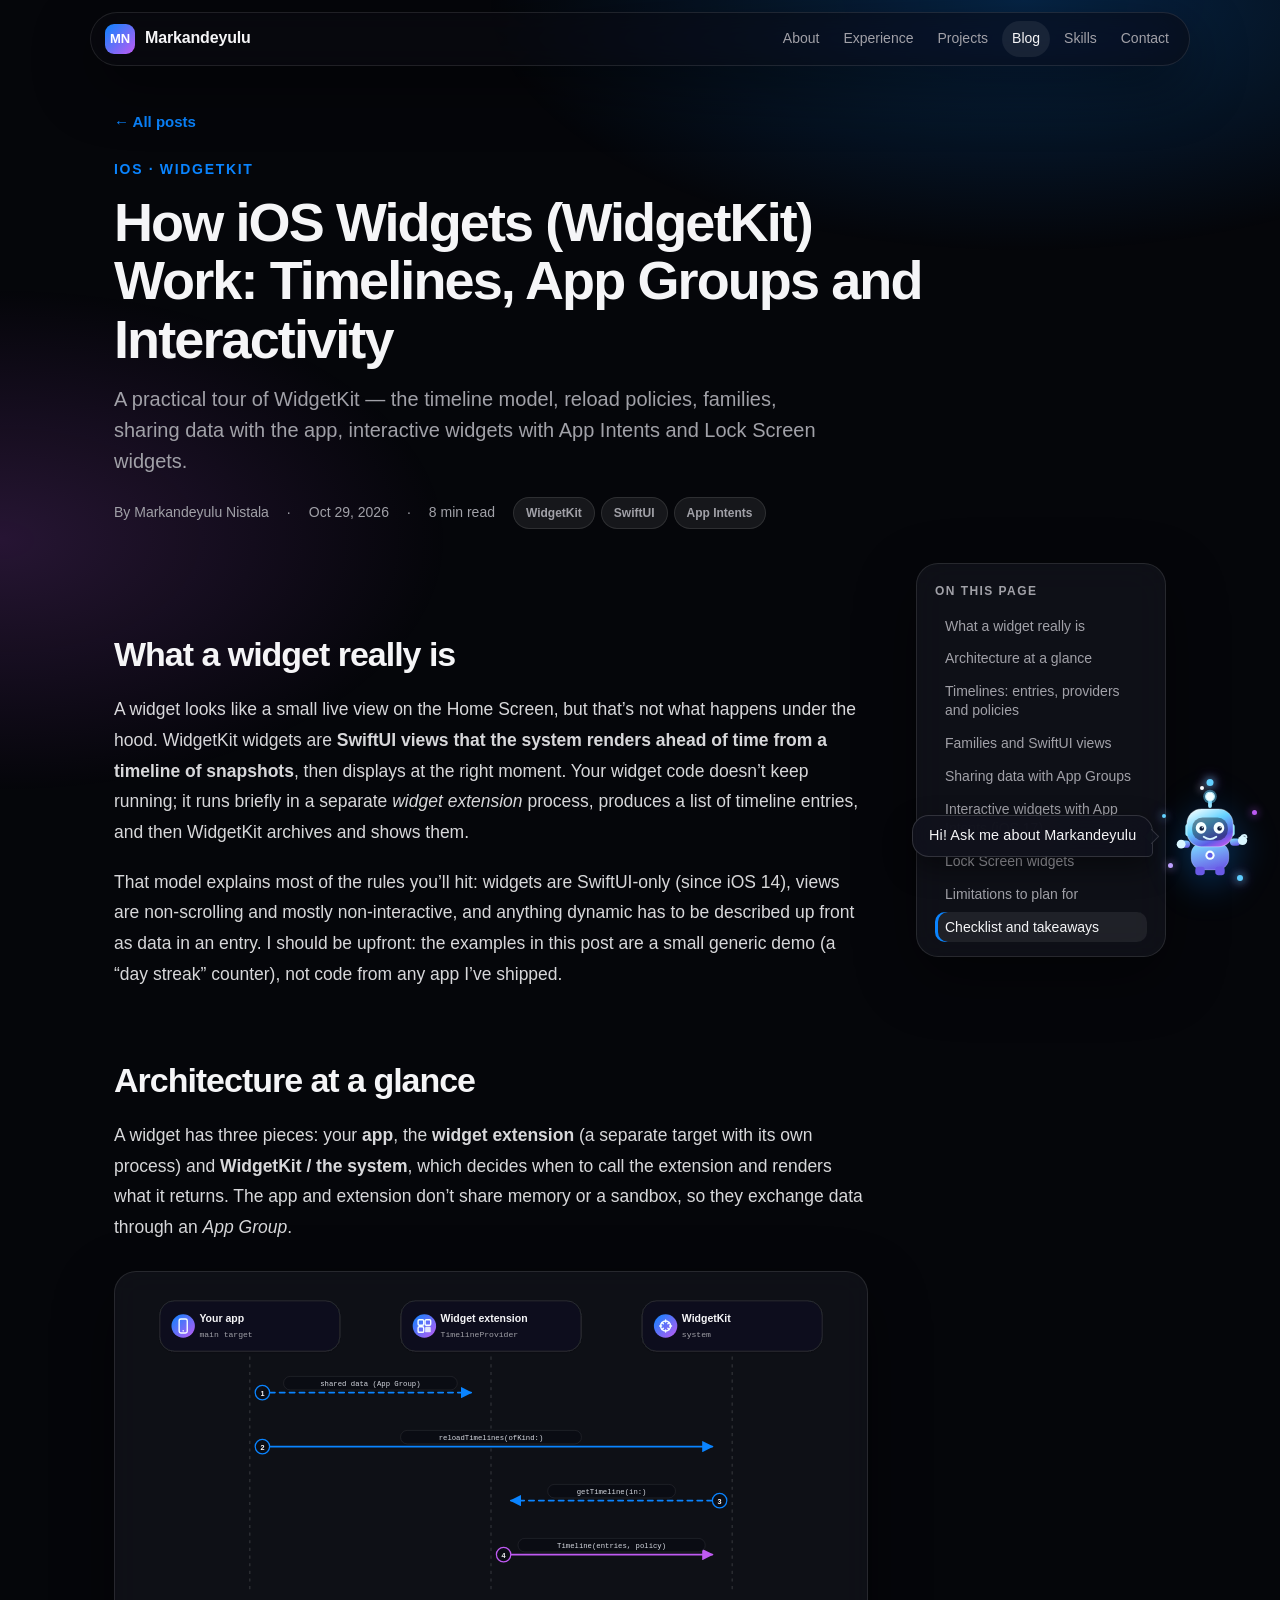
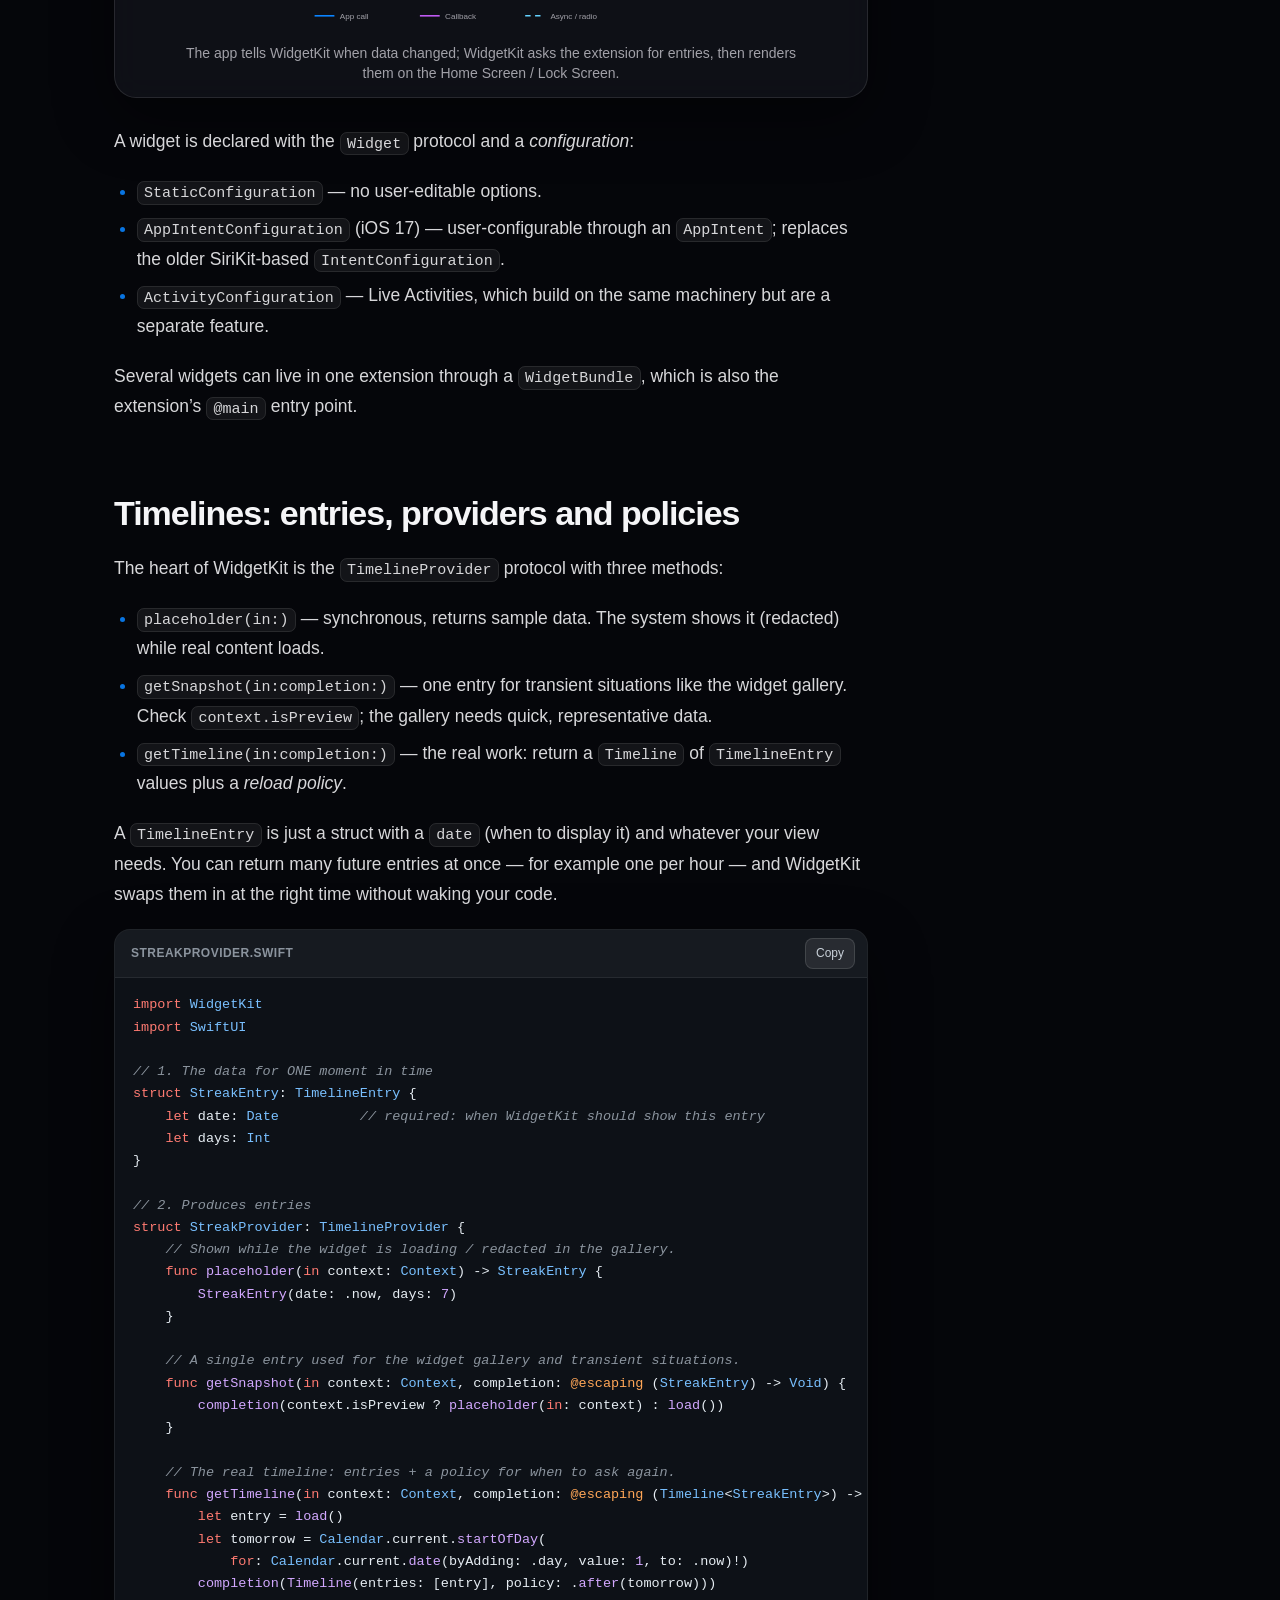
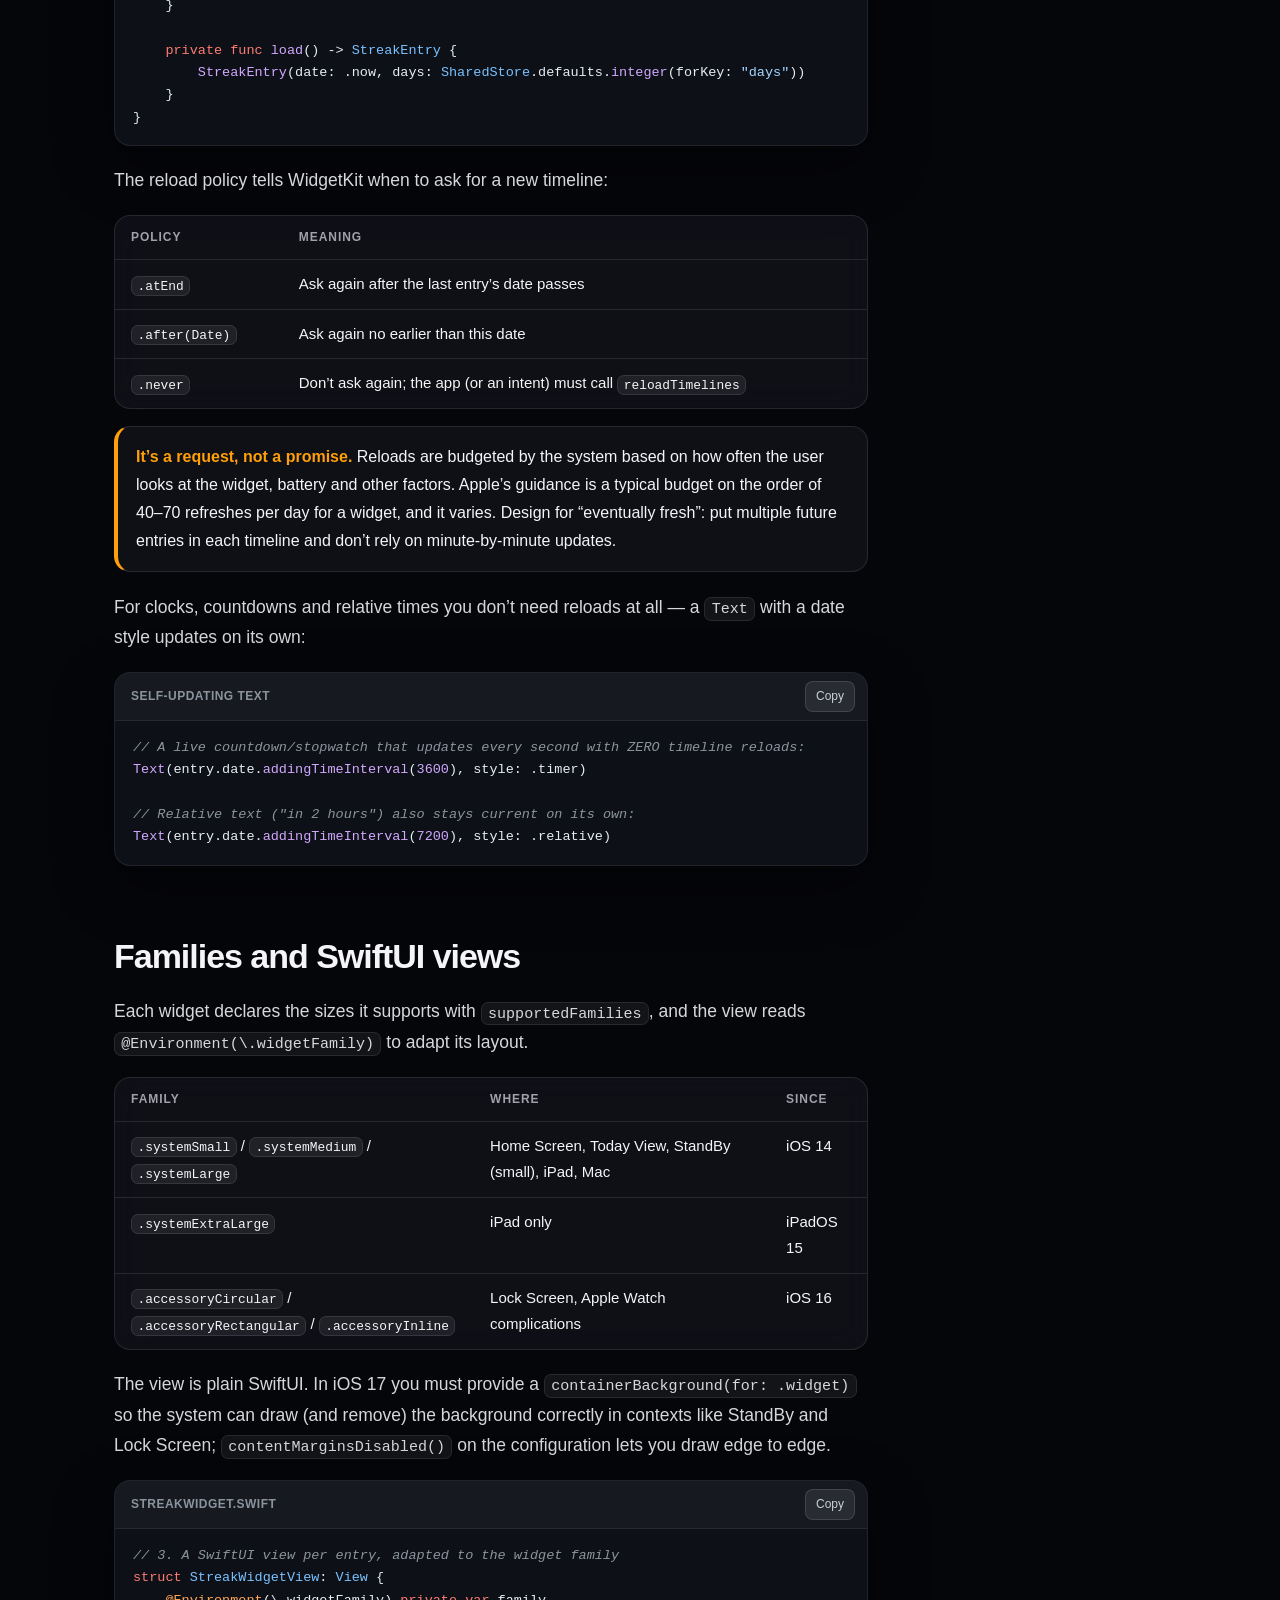
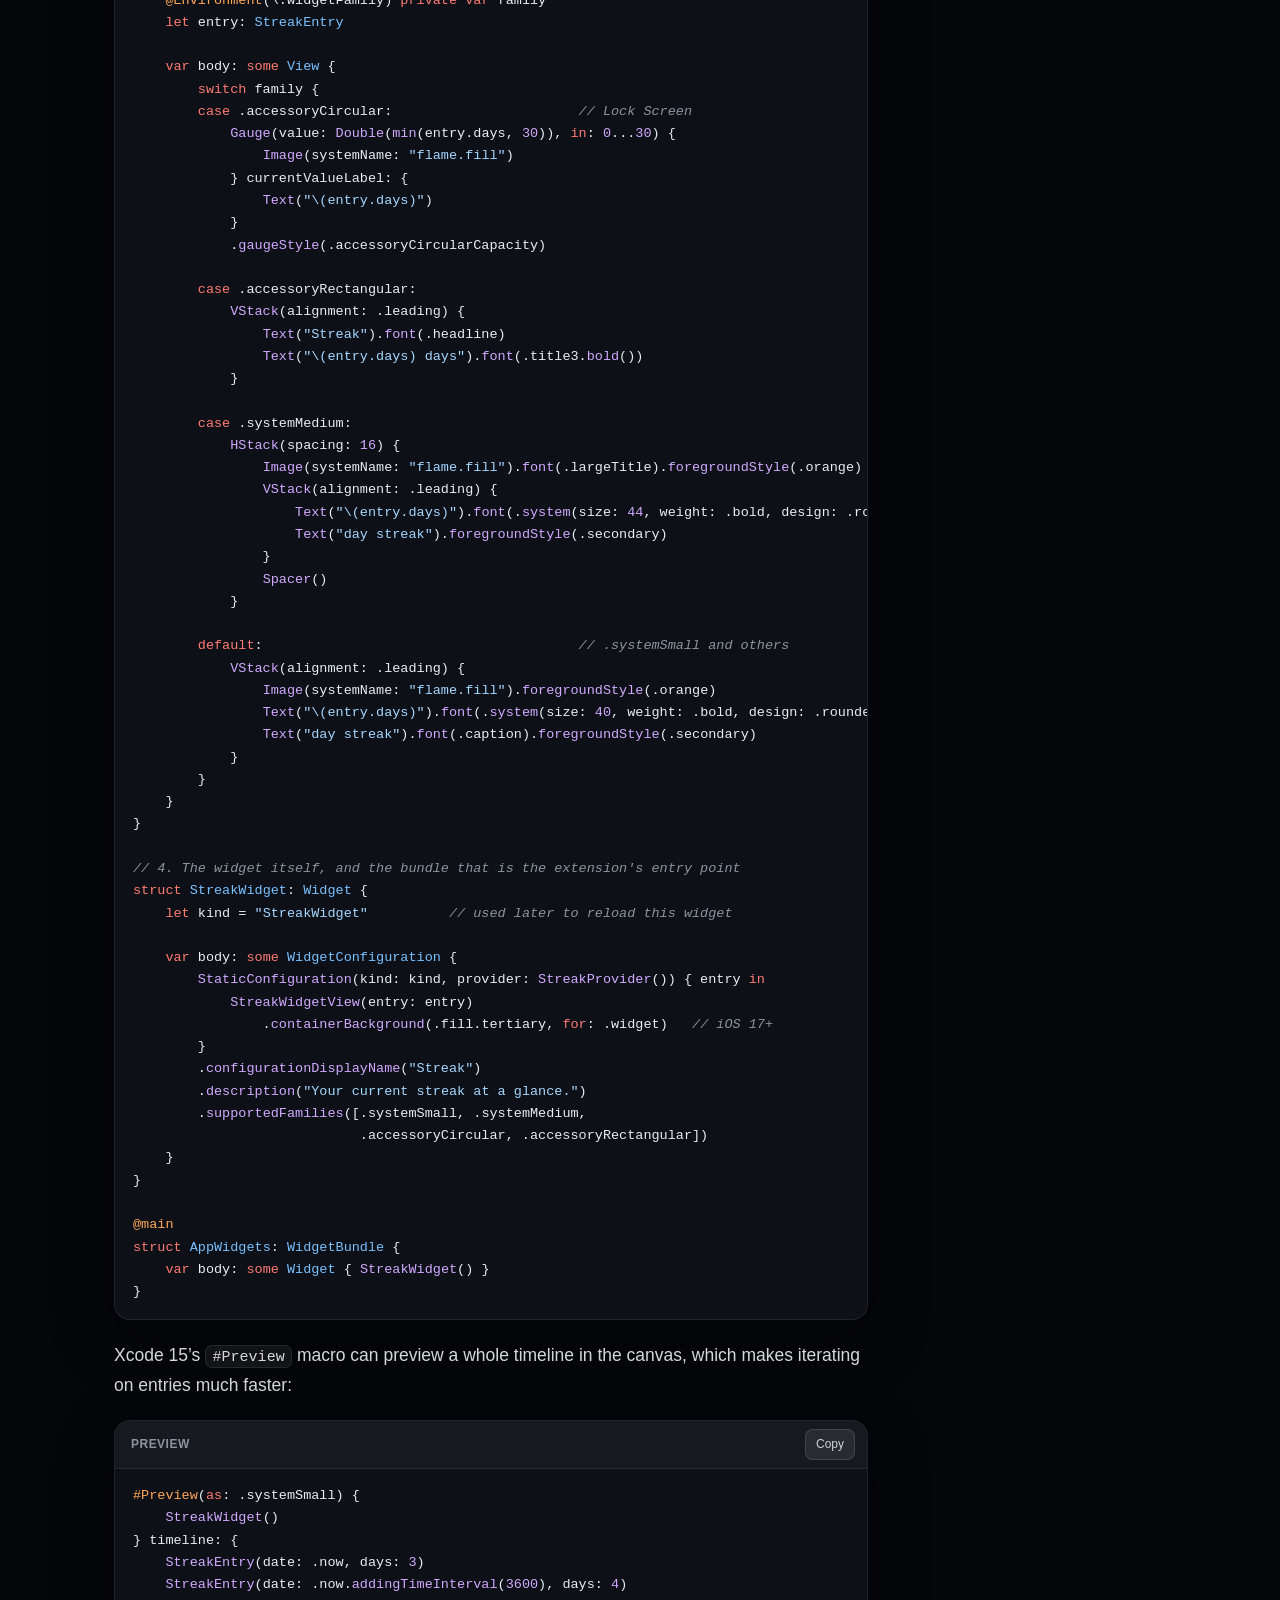
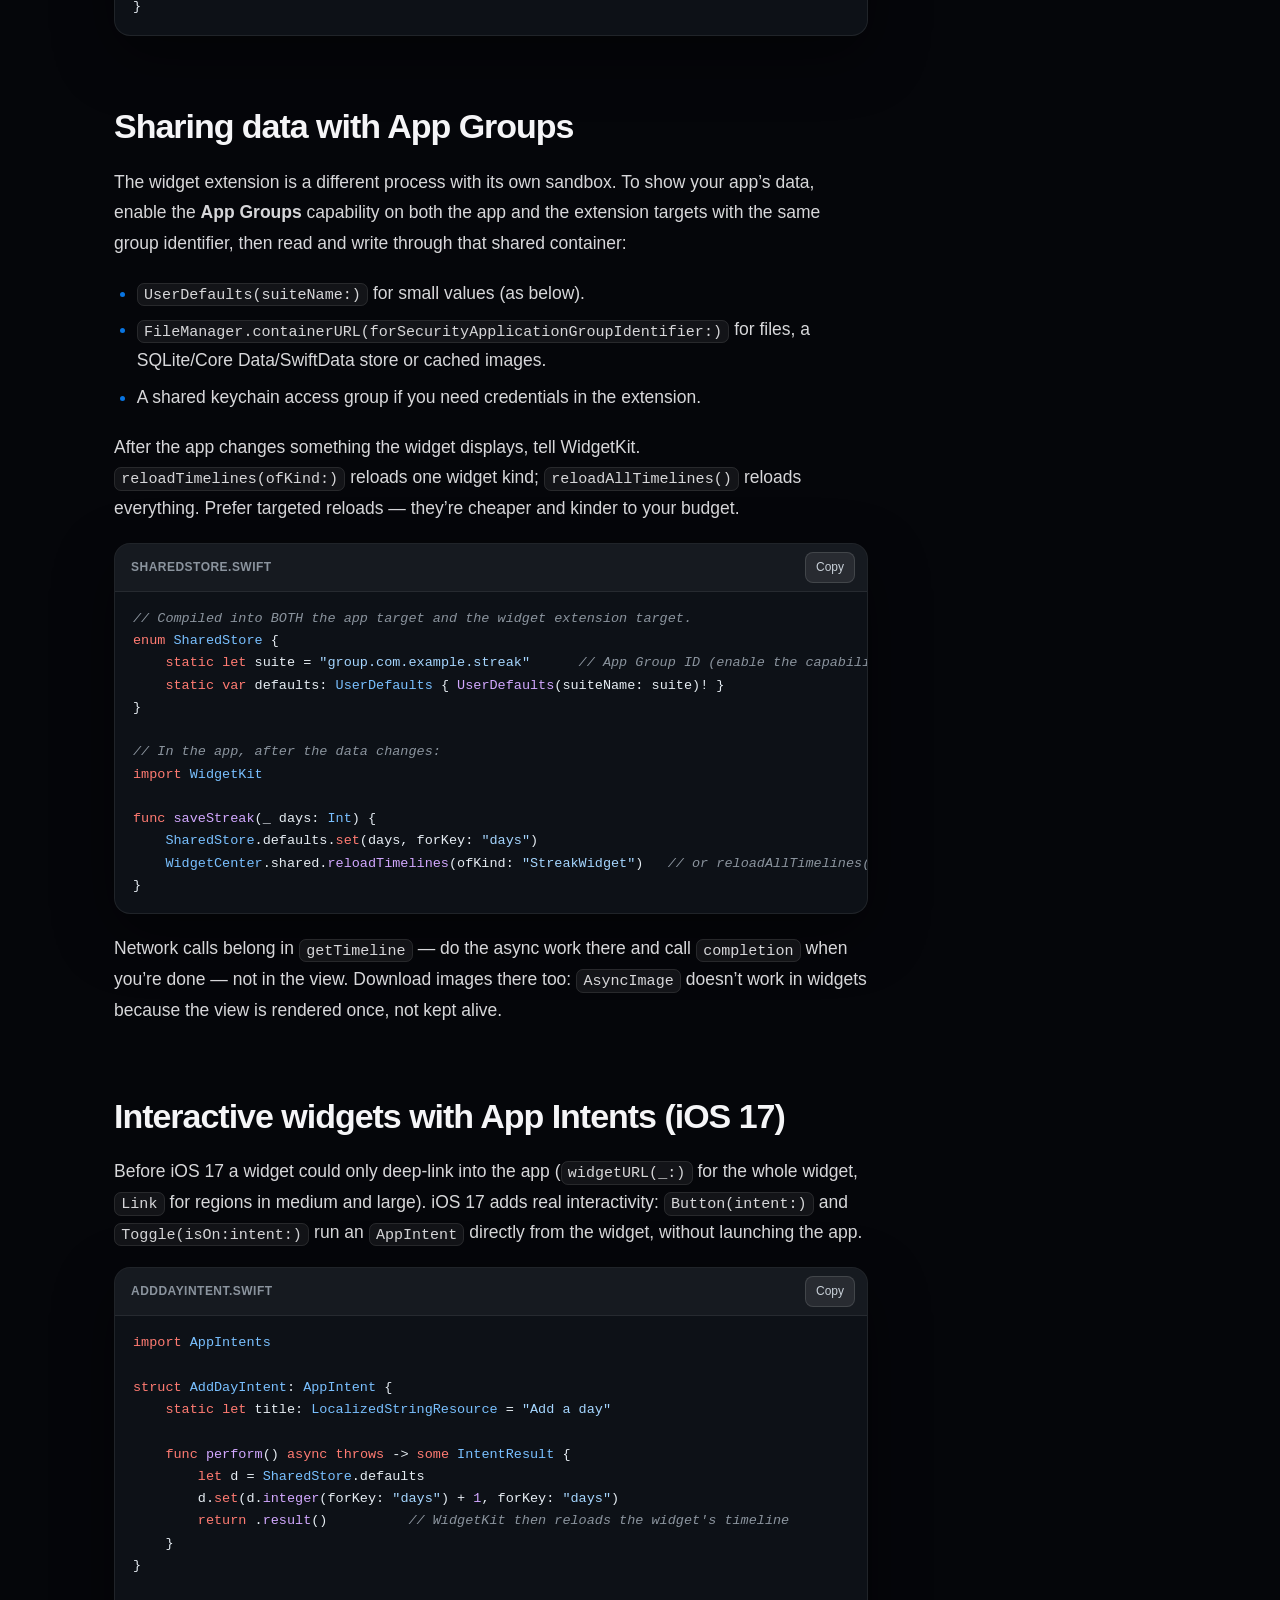
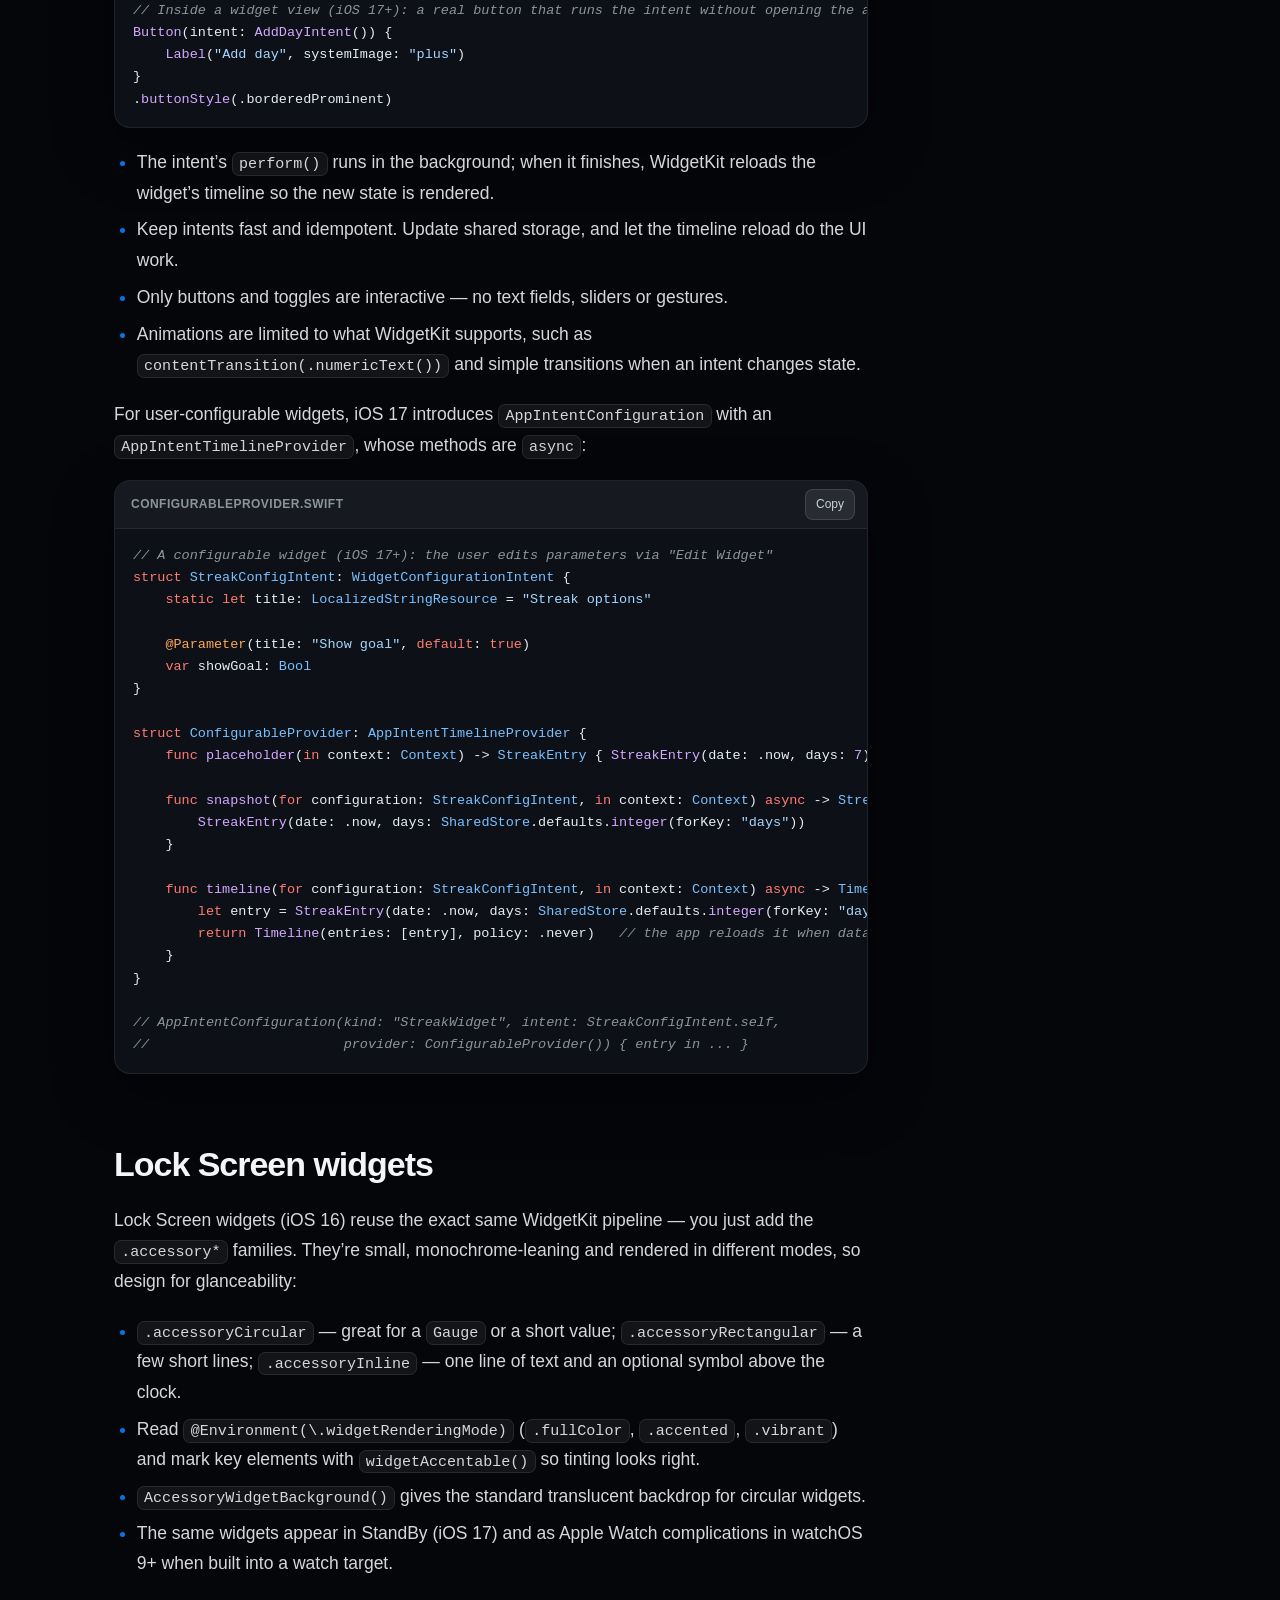
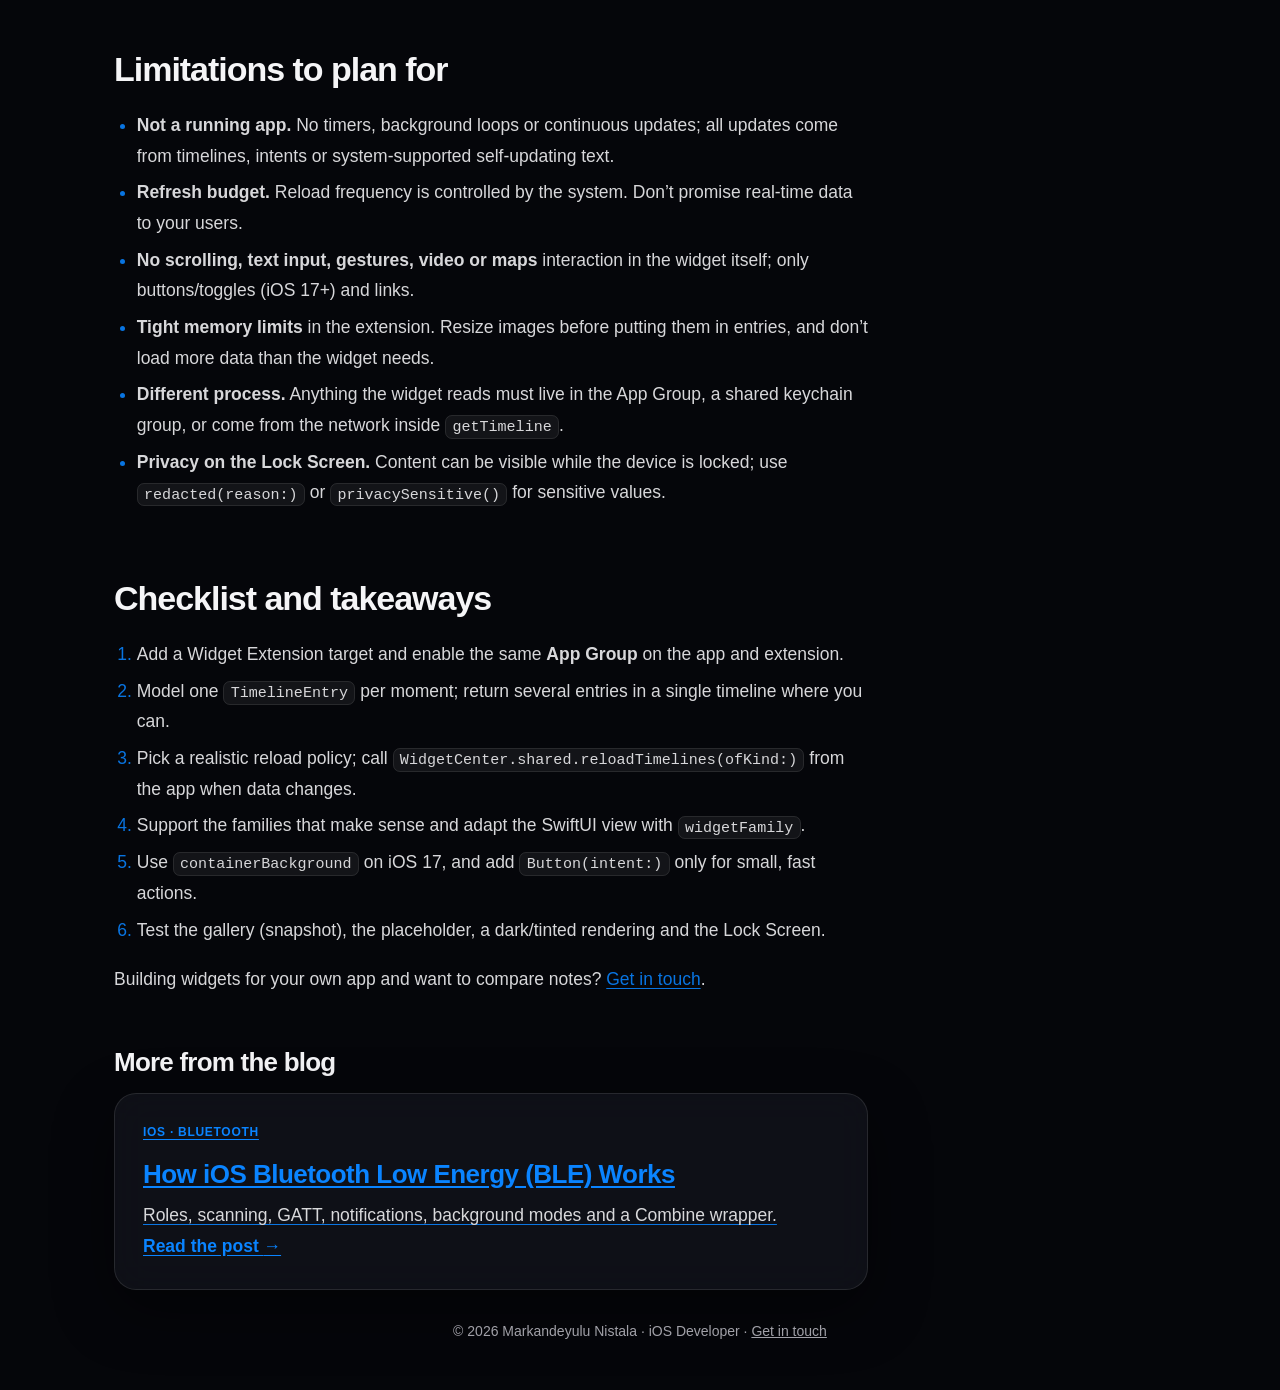
<file: blog/ios-widgetkit-widgets.html>
<!DOCTYPE html>
<html lang="en" data-theme="dark">
<head>
<meta charset="utf-8">
<meta name="viewport" content="width=device-width, initial-scale=1, viewport-fit=cover">
<title>How iOS Widgets (WidgetKit) Work: Timelines, App Groups and Interactivity | Markandeyulu Nistala</title>
<meta name="description" content="How iOS widgets work with WidgetKit: timeline providers, entries and reload policies, widget families, SwiftUI views, App Groups, WidgetCenter reloads, interactive widgets with App Intents and Lock Screen widgets.">
<meta name="author" content="Markandeyulu Nistala">
<meta name="robots" content="index, follow, max-image-preview:large">
<meta name="theme-color" content="#05060a">
<meta name="color-scheme" content="dark">
<link rel="canonical" href="https://slsmedu.in/blog/ios-widgetkit-widgets.html">
<link rel="icon" href="../favicon.svg?v=20261110d" type="image/svg+xml">
<meta property="og:type" content="article">
<meta property="og:site_name" content="Markandeyulu Nistala">
<meta property="og:title" content="How iOS Widgets (WidgetKit) Work: Timelines, App Groups and Interactivity | Markandeyulu Nistala">
<meta property="og:description" content="How iOS widgets work with WidgetKit: timeline providers, entries and reload policies, widget families, SwiftUI views, App Groups, WidgetCenter reloads, interactive widgets with App Intents and Lock Screen widgets.">
<meta property="og:url" content="https://slsmedu.in/blog/ios-widgetkit-widgets.html">
<meta property="og:image" content="https://slsmedu.in/assets/og-image-v2.jpg">
<meta property="og:image:width" content="1200">
<meta property="og:image:height" content="630">
<meta name="twitter:card" content="summary_large_image">
<meta name="twitter:title" content="How iOS Widgets (WidgetKit) Work: Timelines, App Groups and Interactivity | Markandeyulu Nistala">
<meta name="twitter:description" content="How iOS widgets work with WidgetKit: timeline providers, entries and reload policies, widget families, SwiftUI views, App Groups, WidgetCenter reloads, interactive widgets with App Intents and Lock Screen widgets.">
<meta name="twitter:image" content="https://slsmedu.in/assets/og-image-v2.jpg">
<script type="application/ld+json">
{
  "@context": "https://schema.org",
  "@type": "BlogPosting",
  "headline": "How iOS Widgets (WidgetKit) Work: Timelines, App Groups and Interactivity",
  "description": "How iOS widgets work with WidgetKit: timeline providers, entries and reload policies, widget families, SwiftUI views, App Groups, WidgetCenter reloads, interactive widgets with App Intents and Lock Screen widgets.",
  "datePublished": "2026-10-29",
  "dateModified": "2026-10-29",
  "image": "https://slsmedu.in/assets/og-image-v2.jpg",
  "mainEntityOfPage": "https://slsmedu.in/blog/ios-widgetkit-widgets.html",
  "url": "https://slsmedu.in/blog/ios-widgetkit-widgets.html",
  "author": {
    "@type": "Person",
    "name": "Markandeyulu Nistala",
    "url": "https://slsmedu.in/"
  },
  "publisher": {
    "@type": "Person",
    "name": "Markandeyulu Nistala",
    "url": "https://slsmedu.in/"
  },
  "keywords": "iOS, WidgetKit, widgets, SwiftUI, App Intents, App Groups, Lock Screen widgets, Swift",
  "inLanguage": "en",
  "wordCount": 1327,
  "articleSection": "iOS Development"
}
</script>
<link rel="stylesheet" href="../style.css?v=20261110d">
<link rel="stylesheet" href="blog.css?v=20261110d">
<link rel="stylesheet" href="../chatbot.css?v=20261110d">
<script src="../protect.js?v=20261110d"></script>
<script defer src="blog.js?v=20261110d"></script>
<script defer src="../chatbot.js?v=20261110d"></script>
</head>
<body class="blog">
<div class="progress" aria-hidden="true"><span></span></div>
<div class="bg-fallback" aria-hidden="true" style="position:fixed;inset:0;z-index:-1"></div>
<header class="nav" id="nav">
  <a class="brand" href="../" aria-label="Markandeyulu Nistala — home"><span class="brand-mark">MN</span><span class="brand-text">Markandeyulu</span></a>
  <nav aria-label="Primary" id="primary-nav">
    <ul>
      <li><a href="../#about">About</a></li>
      <li><a href="../#experience">Experience</a></li>
      <li><a href="../#projects">Projects</a></li>
      <li><a href="./" class="active">Blog</a></li>
      <li><a href="../#skills">Skills</a></li>
      <li><a href="../#contact">Contact</a></li>
    </ul>
  </nav>
  <button class="nav-toggle" type="button" aria-label="Menu" aria-expanded="false" aria-controls="primary-nav"><i></i></button>
</header>
<main>
<div class="blog-wrap">
<a class="back" href="./">← All posts</a>
<header class="post-head">
  <p class="kicker">iOS · WidgetKit</p>
  <h1>How iOS Widgets (WidgetKit) Work: Timelines, App Groups and Interactivity</h1>
  <p class="dek">A practical tour of WidgetKit — the timeline model, reload policies, families, sharing data with the app, interactive widgets with App Intents and Lock Screen widgets.</p>
  <div class="meta"><span>By Markandeyulu Nistala</span><span>·</span><time datetime="2026-10-29">Oct 29, 2026</time><span>·</span><span>8 min read</span>
  <span class="chips"><span>WidgetKit</span><span>SwiftUI</span><span>App Intents</span></span></div>
</header>
<nav class="card toc toc-inline" aria-label="Table of contents"><h4>On this page</h4><ol><li><a href="#what-a-widget-really-is">What a widget really is</a></li><li><a href="#architecture-at-a-glance">Architecture at a glance</a></li><li><a href="#timelines-entries-providers-and-policies">Timelines: entries, providers and policies</a></li><li><a href="#families-and-swiftui-views">Families and SwiftUI views</a></li><li><a href="#sharing-data-with-app-groups">Sharing data with App Groups</a></li><li><a href="#interactive-widgets-with-app-intents-ios-17">Interactive widgets with App Intents (iOS 17)</a></li><li><a href="#lock-screen-widgets">Lock Screen widgets</a></li><li><a href="#limitations-to-plan-for">Limitations to plan for</a></li><li><a href="#checklist-and-takeaways">Checklist and takeaways</a></li></ol></nav>
<div class="post-grid">
<article class="prose"><h2 id="what-a-widget-really-is">What a widget really is</h2>
<p>A widget looks like a small live view on the Home Screen, but that’s not what happens under the hood. WidgetKit widgets are <strong>SwiftUI views that the system renders ahead of time from a timeline of snapshots</strong>, then displays at the right moment. Your widget code doesn’t keep running; it runs briefly in a separate <em>widget extension</em> process, produces a list of timeline entries, and then WidgetKit archives and shows them.</p>
<p>That model explains most of the rules you’ll hit: widgets are SwiftUI-only (since iOS 14), views are non-scrolling and mostly non-interactive, and anything dynamic has to be described up front as data in an entry. I should be upfront: the examples in this post are a small generic demo (a “day streak” counter), not code from any app I’ve shipped.</p>
<h2 id="architecture-at-a-glance">Architecture at a glance</h2>
<p>A widget has three pieces: your <strong>app</strong>, the <strong>widget extension</strong> (a separate target with its own process) and <strong>WidgetKit / the system</strong>, which decides when to call the extension and renders what it returns. The app and extension don’t share memory or a sandbox, so they exchange data through an <em>App Group</em>.</p>
<figure class="diagram"><div class="diagram-wrap"><svg class="diagram-svg" viewBox="0 0 800 380" role="img" aria-label="Architecture of an iOS widget: app, widget extension and WidgetKit" overflow="visible"><defs><linearGradient id="d2-ig" x1="0%" y1="0%" x2="100%" y2="100%"><stop offset="0%" stop-color="#0a84ff"/><stop offset="100%" stop-color="#bf5af2"/></linearGradient><filter id="d2-soft" x="-20%" y="-40%" width="140%" height="180%"><feDropShadow dx="0" dy="1" stdDeviation="1.2" flood-color="#000" flood-opacity=".35"/></filter><marker id="d2-ah" viewBox="0 0 10 10" refX="9" refY="5" markerWidth="7" markerHeight="7" orient="auto"><path d="M0 0L10 5L0 10z" fill="#0a84ff"/></marker><marker id="d2-ah2" viewBox="0 0 10 10" refX="9" refY="5" markerWidth="7" markerHeight="7" orient="auto"><path d="M0 0L10 5L0 10z" fill="#bf5af2"/></marker></defs><line class="svg-life" x1="132" y1="74" x2="132" y2="336"/><line class="svg-life" x1="400" y1="74" x2="400" y2="336"/><line class="svg-life" x1="668" y1="74" x2="668" y2="336"/><g class="svg-chip"><rect x="32.0" y="12" width="200" height="56" rx="16" fill="rgba(16,18,28,.92)" stroke="rgba(255,255,255,.12)" stroke-width="1" filter="url(#d2-soft)"/><circle cx="58.0" cy="40.0" r="13" fill="url(#d2-ig)"/><rect x="53.5" y="32.2" width="9" height="15.6" rx="2" stroke="#f5feff" stroke-width="1.55" fill="none" stroke-linecap="round" stroke-linejoin="round"/><circle cx="58.0" cy="45.4" r="0.85" fill="#f5feff"/><text x="76.0" y="36" text-anchor="start" class="t-title" font-family="var(--font,-apple-system,BlinkMacSystemFont,'Segoe UI',Roboto,sans-serif)" font-size="13em" font-weight="700" fill="#f5f5f7">Your app</text><text x="76.0" y="52" text-anchor="start" class="t-sub" font-family="ui-monospace,SFMono-Regular,'SF Mono',Menlo,Consolas,monospace" font-size="10em" font-weight="500" fill="#a1a1a8">main target</text></g><g class="svg-chip"><rect x="300.0" y="12" width="200" height="56" rx="16" fill="rgba(16,18,28,.92)" stroke="rgba(255,255,255,.12)" stroke-width="1" filter="url(#d2-soft)"/><circle cx="326.0" cy="40.0" r="13" fill="url(#d2-ig)"/><rect x="319.0" y="33.0" width="6.2" height="6.2" rx="1.3" stroke="#f5feff" stroke-width="1.55" fill="none" stroke-linecap="round" stroke-linejoin="round"/><rect x="326.8" y="33.0" width="6.2" height="6.2" rx="1.3" stroke="#f5feff" stroke-width="1.55" fill="none" stroke-linecap="round" stroke-linejoin="round"/><rect x="319.0" y="40.8" width="6.2" height="6.2" rx="1.3" stroke="#f5feff" stroke-width="1.55" fill="none" stroke-linecap="round" stroke-linejoin="round"/><rect x="326.8" y="40.8" width="6.2" height="6.2" rx="1.3" fill="#f5feff" opacity=".85" stroke="none"/><text x="344.0" y="36" text-anchor="start" class="t-title" font-family="var(--font,-apple-system,BlinkMacSystemFont,'Segoe UI',Roboto,sans-serif)" font-size="13em" font-weight="700" fill="#f5f5f7">Widget extension</text><text x="344.0" y="52" text-anchor="start" class="t-sub" font-family="ui-monospace,SFMono-Regular,'SF Mono',Menlo,Consolas,monospace" font-size="10em" font-weight="500" fill="#a1a1a8">TimelineProvider</text></g><g class="svg-chip"><rect x="568.0" y="12" width="200" height="56" rx="16" fill="rgba(16,18,28,.92)" stroke="rgba(255,255,255,.12)" stroke-width="1" filter="url(#d2-soft)"/><circle cx="594.0" cy="40.0" r="13" fill="url(#d2-ig)"/><circle cx="594.0" cy="40.0" r="5.6" stroke="#f5feff" stroke-width="1.55" fill="none" stroke-linecap="round" stroke-linejoin="round"/><path d="M594.0 33.4v2.2M594.0 46.6v-2.2M587.4 40.0h2.2M600.6 40.0h-2.2M590.0 36.0l1.5 1.5M598.0 44.0l-1.5-1.5M598.0 36.0l-1.5 1.5M590.0 44.0l1.5-1.5" stroke="#f5feff" stroke-width="1.55" fill="none" stroke-linecap="round" stroke-linejoin="round"/><text x="612.0" y="36" text-anchor="start" class="t-title" font-family="var(--font,-apple-system,BlinkMacSystemFont,'Segoe UI',Roboto,sans-serif)" font-size="13em" font-weight="700" fill="#f5f5f7">WidgetKit</text><text x="612.0" y="52" text-anchor="start" class="t-sub" font-family="ui-monospace,SFMono-Regular,'SF Mono',Menlo,Consolas,monospace" font-size="10em" font-weight="500" fill="#a1a1a8">system</text></g><line class="svg-arr dash" data-kind="async" x1="154" y1="114" x2="378" y2="114" marker-end="url(#d2-ah)"/><g class="svg-step"><circle cx="146" cy="114" r="8" fill="#0b0d14" stroke="#0a84ff" stroke-width="1.4"/><text x="146" y="117.4" text-anchor="middle" class="t-num" font-family="var(--font,-apple-system,BlinkMacSystemFont,'Segoe UI',Roboto,sans-serif)" font-size="9em" font-weight="700" fill="#f5f5f7">1</text></g><g class="svg-lab"><rect x="169.5" y="96.0" width="193.0" height="15" rx="7.5" fill="rgba(10,12,20,.92)" stroke="rgba(255,255,255,.10)" stroke-width=".8"/><text x="266.0" y="107.0" text-anchor="middle" class="t-lab" font-family="ui-monospace,SFMono-Regular,'SF Mono',Menlo,Consolas,monospace" font-size="9.0em" font-weight="500" fill="#d5d8e0">shared data (App Group)</text></g><line class="svg-arr" data-kind="call" x1="154" y1="174" x2="646" y2="174" marker-end="url(#d2-ah)"/><g class="svg-step"><circle cx="146" cy="174" r="8" fill="#0b0d14" stroke="#0a84ff" stroke-width="1.4"/><text x="146" y="177.4" text-anchor="middle" class="t-num" font-family="var(--font,-apple-system,BlinkMacSystemFont,'Segoe UI',Roboto,sans-serif)" font-size="9em" font-weight="700" fill="#f5f5f7">2</text></g><g class="svg-lab"><rect x="299.5" y="156.0" width="201.0" height="15" rx="7.5" fill="rgba(10,12,20,.92)" stroke="rgba(255,255,255,.10)" stroke-width=".8"/><text x="400.0" y="167.0" text-anchor="middle" class="t-lab" font-family="ui-monospace,SFMono-Regular,'SF Mono',Menlo,Consolas,monospace" font-size="9.0em" font-weight="500" fill="#d5d8e0">reloadTimelines(ofKind:)</text></g><line class="svg-arr dash" data-kind="async" x1="646" y1="234" x2="422" y2="234" marker-end="url(#d2-ah)"/><g class="svg-step"><circle cx="654" cy="234" r="8" fill="#0b0d14" stroke="#0a84ff" stroke-width="1.4"/><text x="654" y="237.4" text-anchor="middle" class="t-num" font-family="var(--font,-apple-system,BlinkMacSystemFont,'Segoe UI',Roboto,sans-serif)" font-size="9em" font-weight="700" fill="#f5f5f7">3</text></g><g class="svg-lab"><rect x="463.0" y="216.0" width="142.0" height="15" rx="7.5" fill="rgba(10,12,20,.92)" stroke="rgba(255,255,255,.10)" stroke-width=".8"/><text x="534.0" y="227.0" text-anchor="middle" class="t-lab" font-family="ui-monospace,SFMono-Regular,'SF Mono',Menlo,Consolas,monospace" font-size="9.0em" font-weight="500" fill="#d5d8e0">getTimeline(in:)</text></g><line class="svg-arr alt" data-kind="callback" x1="422" y1="294" x2="646" y2="294" marker-end="url(#d2-ah2)"/><g class="svg-step"><circle cx="414" cy="294" r="8" fill="#0b0d14" stroke="#bf5af2" stroke-width="1.4"/><text x="414" y="297.4" text-anchor="middle" class="t-num" font-family="var(--font,-apple-system,BlinkMacSystemFont,'Segoe UI',Roboto,sans-serif)" font-size="9em" font-weight="700" fill="#f5f5f7">4</text></g><g class="svg-lab"><rect x="430.0" y="276.0" width="208.0" height="15" rx="7.5" fill="rgba(10,12,20,.92)" stroke="rgba(255,255,255,.10)" stroke-width=".8"/><text x="534.0" y="287.0" text-anchor="middle" class="t-lab" font-family="ui-monospace,SFMono-Regular,'SF Mono',Menlo,Consolas,monospace" font-size="9.0em" font-weight="500" fill="#d5d8e0">Timeline(entries, policy)</text></g><g class="svg-legend t-leg" font-family="var(--font,-apple-system,BlinkMacSystemFont,'Segoe UI',Roboto,sans-serif)" font-size="10em" fill="#a1a1a8"><line x1="204.0" y1="362" x2="226.0" y2="362" stroke="#0a84ff" stroke-width="1.8"/><text x="232.0" y="365.5">App call</text><line x1="321.0" y1="362" x2="343.0" y2="362" stroke="#bf5af2" stroke-width="1.8"/><text x="349.0" y="365.5">Callback</text><line x1="438.0" y1="362" x2="460.0" y2="362" stroke="#64d2ff" stroke-width="1.8" stroke-dasharray="6 5"/><text x="466.0" y="365.5">Async / radio</text></g></svg></div><ol class="diagram-track" aria-hidden="true"><li class="diagram-step is-async"><span class="diagram-n" aria-hidden="true">1</span><div><code>shared data (App Group)</code><span class="diagram-io">Your app → Widget extension</span></div></li><li class="diagram-step is-call"><span class="diagram-n" aria-hidden="true">2</span><div><code>reloadTimelines(ofKind:)</code><span class="diagram-io">Your app → WidgetKit</span></div></li><li class="diagram-step is-async"><span class="diagram-n" aria-hidden="true">3</span><div><code>getTimeline(in:)</code><span class="diagram-io">WidgetKit → Widget extension</span></div></li><li class="diagram-step is-callback"><span class="diagram-n" aria-hidden="true">4</span><div><code>Timeline(entries, policy)</code><span class="diagram-io">Widget extension → WidgetKit</span></div></li></ol><div class="diagram-legend" aria-hidden="true"><span class="is-call">App call</span><span class="is-callback">Callback</span><span class="is-async">Async / radio</span></div><figcaption>The app tells WidgetKit when data changed; WidgetKit asks the extension for entries, then renders them on the Home Screen / Lock Screen.</figcaption></figure>
<p>A widget is declared with the <code>Widget</code> protocol and a <em>configuration</em>:</p>
<ul>
<li><code>StaticConfiguration</code> — no user-editable options.</li>
<li><code>AppIntentConfiguration</code> (iOS 17) — user-configurable through an <code>AppIntent</code>; replaces the older SiriKit-based <code>IntentConfiguration</code>.</li>
<li><code>ActivityConfiguration</code> — Live Activities, which build on the same machinery but are a separate feature.</li>
</ul>
<p>Several widgets can live in one extension through a <code>WidgetBundle</code>, which is also the extension’s <code>@main</code> entry point.</p>
<h2 id="timelines-entries-providers-and-policies">Timelines: entries, providers and policies</h2>
<p>The heart of WidgetKit is the <code>TimelineProvider</code> protocol with three methods:</p>
<ul>
<li><code>placeholder(in:)</code> — synchronous, returns sample data. The system shows it (redacted) while real content loads.</li>
<li><code>getSnapshot(in:completion:)</code> — one entry for transient situations like the widget gallery. Check <code>context.isPreview</code>; the gallery needs quick, representative data.</li>
<li><code>getTimeline(in:completion:)</code> — the real work: return a <code>Timeline</code> of <code>TimelineEntry</code> values plus a <em>reload policy</em>.</li>
</ul>
<p>A <code>TimelineEntry</code> is just a struct with a <code>date</code> (when to display it) and whatever your view needs. You can return many future entries at once — for example one per hour — and WidgetKit swaps them in at the right time without waking your code.</p>
<pre><code data-lang="swift" data-title="StreakProvider.swift">import WidgetKit
import SwiftUI

// 1. The data for ONE moment in time
struct StreakEntry: TimelineEntry {
    let date: Date          // required: when WidgetKit should show this entry
    let days: Int
}

// 2. Produces entries
struct StreakProvider: TimelineProvider {
    // Shown while the widget is loading / redacted in the gallery.
    func placeholder(in context: Context) -&gt; StreakEntry {
        StreakEntry(date: .now, days: 7)
    }

    // A single entry used for the widget gallery and transient situations.
    func getSnapshot(in context: Context, completion: @escaping (StreakEntry) -&gt; Void) {
        completion(context.isPreview ? placeholder(in: context) : load())
    }

    // The real timeline: entries + a policy for when to ask again.
    func getTimeline(in context: Context, completion: @escaping (Timeline&lt;StreakEntry&gt;) -&gt; Void) {
        let entry = load()
        let tomorrow = Calendar.current.startOfDay(
            for: Calendar.current.date(byAdding: .day, value: 1, to: .now)!)
        completion(Timeline(entries: [entry], policy: .after(tomorrow)))
    }

    private func load() -&gt; StreakEntry {
        StreakEntry(date: .now, days: SharedStore.defaults.integer(forKey: &quot;days&quot;))
    }
}
</code></pre>
<p>The reload policy tells WidgetKit when to ask for a new timeline:</p>
<div class="tablewrap"><table>
<thead><tr><th>Policy</th><th>Meaning</th></tr></thead>
<tbody>
<tr><td><code>.atEnd</code></td><td>Ask again after the last entry’s date passes</td></tr>
<tr><td><code>.after(Date)</code></td><td>Ask again no earlier than this date</td></tr>
<tr><td><code>.never</code></td><td>Don’t ask again; the app (or an intent) must call <code>reloadTimelines</code></td></tr>
</tbody></table></div>
<div class="note warn"><strong>It’s a request, not a promise.</strong> Reloads are budgeted by the system based on how often the user looks at the widget, battery and other factors. Apple’s guidance is a typical budget on the order of 40–70 refreshes per day for a widget, and it varies. Design for “eventually fresh”: put multiple future entries in each timeline and don’t rely on minute-by-minute updates.</div>
<p>For clocks, countdowns and relative times you don’t need reloads at all — a <code>Text</code> with a date style updates on its own:</p>
<pre><code data-lang="swift" data-title="Self-updating text">// A live countdown/stopwatch that updates every second with ZERO timeline reloads:
Text(entry.date.addingTimeInterval(3600), style: .timer)

// Relative text (&quot;in 2 hours&quot;) also stays current on its own:
Text(entry.date.addingTimeInterval(7200), style: .relative)
</code></pre>
<h2 id="families-and-swiftui-views">Families and SwiftUI views</h2>
<p>Each widget declares the sizes it supports with <code>supportedFamilies</code>, and the view reads <code>@Environment(\.widgetFamily)</code> to adapt its layout.</p>
<div class="tablewrap"><table>
<thead><tr><th>Family</th><th>Where</th><th>Since</th></tr></thead>
<tbody>
<tr><td><code>.systemSmall</code> / <code>.systemMedium</code> / <code>.systemLarge</code></td><td>Home Screen, Today View, StandBy (small), iPad, Mac</td><td>iOS 14</td></tr>
<tr><td><code>.systemExtraLarge</code></td><td>iPad only</td><td>iPadOS 15</td></tr>
<tr><td><code>.accessoryCircular</code> / <code>.accessoryRectangular</code> / <code>.accessoryInline</code></td><td>Lock Screen, Apple Watch complications</td><td>iOS 16</td></tr>
</tbody></table></div>
<p>The view is plain SwiftUI. In iOS 17 you must provide a <code>containerBackground(for: .widget)</code> so the system can draw (and remove) the background correctly in contexts like StandBy and Lock Screen; <code>contentMarginsDisabled()</code> on the configuration lets you draw edge to edge.</p>
<pre><code data-lang="swift" data-title="StreakWidget.swift">// 3. A SwiftUI view per entry, adapted to the widget family
struct StreakWidgetView: View {
    @Environment(\.widgetFamily) private var family
    let entry: StreakEntry

    var body: some View {
        switch family {
        case .accessoryCircular:                       // Lock Screen
            Gauge(value: Double(min(entry.days, 30)), in: 0...30) {
                Image(systemName: &quot;flame.fill&quot;)
            } currentValueLabel: {
                Text(&quot;\(entry.days)&quot;)
            }
            .gaugeStyle(.accessoryCircularCapacity)

        case .accessoryRectangular:
            VStack(alignment: .leading) {
                Text(&quot;Streak&quot;).font(.headline)
                Text(&quot;\(entry.days) days&quot;).font(.title3.bold())
            }

        case .systemMedium:
            HStack(spacing: 16) {
                Image(systemName: &quot;flame.fill&quot;).font(.largeTitle).foregroundStyle(.orange)
                VStack(alignment: .leading) {
                    Text(&quot;\(entry.days)&quot;).font(.system(size: 44, weight: .bold, design: .rounded))
                    Text(&quot;day streak&quot;).foregroundStyle(.secondary)
                }
                Spacer()
            }

        default:                                       // .systemSmall and others
            VStack(alignment: .leading) {
                Image(systemName: &quot;flame.fill&quot;).foregroundStyle(.orange)
                Text(&quot;\(entry.days)&quot;).font(.system(size: 40, weight: .bold, design: .rounded))
                Text(&quot;day streak&quot;).font(.caption).foregroundStyle(.secondary)
            }
        }
    }
}

// 4. The widget itself, and the bundle that is the extension&#x27;s entry point
struct StreakWidget: Widget {
    let kind = &quot;StreakWidget&quot;          // used later to reload this widget

    var body: some WidgetConfiguration {
        StaticConfiguration(kind: kind, provider: StreakProvider()) { entry in
            StreakWidgetView(entry: entry)
                .containerBackground(.fill.tertiary, for: .widget)   // iOS 17+
        }
        .configurationDisplayName(&quot;Streak&quot;)
        .description(&quot;Your current streak at a glance.&quot;)
        .supportedFamilies([.systemSmall, .systemMedium,
                            .accessoryCircular, .accessoryRectangular])
    }
}

@main
struct AppWidgets: WidgetBundle {
    var body: some Widget { StreakWidget() }
}
</code></pre>
<p>Xcode 15’s <code>#Preview</code> macro can preview a whole timeline in the canvas, which makes iterating on entries much faster:</p>
<pre><code data-lang="swift" data-title="Preview">#Preview(as: .systemSmall) {
    StreakWidget()
} timeline: {
    StreakEntry(date: .now, days: 3)
    StreakEntry(date: .now.addingTimeInterval(3600), days: 4)
}
</code></pre>
<h2 id="sharing-data-with-app-groups">Sharing data with App Groups</h2>
<p>The widget extension is a different process with its own sandbox. To show your app’s data, enable the <strong>App Groups</strong> capability on both the app and the extension targets with the same group identifier, then read and write through that shared container:</p>
<ul>
<li><code>UserDefaults(suiteName:)</code> for small values (as below).</li>
<li><code>FileManager.containerURL(forSecurityApplicationGroupIdentifier:)</code> for files, a SQLite/Core Data/SwiftData store or cached images.</li>
<li>A shared keychain access group if you need credentials in the extension.</li>
</ul>
<p>After the app changes something the widget displays, tell WidgetKit. <code>reloadTimelines(ofKind:)</code> reloads one widget kind; <code>reloadAllTimelines()</code> reloads everything. Prefer targeted reloads — they’re cheaper and kinder to your budget.</p>
<pre><code data-lang="swift" data-title="SharedStore.swift">// Compiled into BOTH the app target and the widget extension target.
enum SharedStore {
    static let suite = &quot;group.com.example.streak&quot;      // App Group ID (enable the capability on both targets)
    static var defaults: UserDefaults { UserDefaults(suiteName: suite)! }
}

// In the app, after the data changes:
import WidgetKit

func saveStreak(_ days: Int) {
    SharedStore.defaults.set(days, forKey: &quot;days&quot;)
    WidgetCenter.shared.reloadTimelines(ofKind: &quot;StreakWidget&quot;)   // or reloadAllTimelines()
}
</code></pre>
<p>Network calls belong in <code>getTimeline</code> — do the async work there and call <code>completion</code> when you’re done — not in the view. Download images there too: <code>AsyncImage</code> doesn’t work in widgets because the view is rendered once, not kept alive.</p>
<h2 id="interactive-widgets-with-app-intents-ios-17">Interactive widgets with App Intents (iOS 17)</h2>
<p>Before iOS 17 a widget could only deep-link into the app (<code>widgetURL(_:)</code> for the whole widget, <code>Link</code> for regions in medium and large). iOS 17 adds real interactivity: <code>Button(intent:)</code> and <code>Toggle(isOn:intent:)</code> run an <code>AppIntent</code> directly from the widget, without launching the app.</p>
<pre><code data-lang="swift" data-title="AddDayIntent.swift">import AppIntents

struct AddDayIntent: AppIntent {
    static let title: LocalizedStringResource = &quot;Add a day&quot;

    func perform() async throws -&gt; some IntentResult {
        let d = SharedStore.defaults
        d.set(d.integer(forKey: &quot;days&quot;) + 1, forKey: &quot;days&quot;)
        return .result()          // WidgetKit then reloads the widget&#x27;s timeline
    }
}

// Inside a widget view (iOS 17+): a real button that runs the intent without opening the app
Button(intent: AddDayIntent()) {
    Label(&quot;Add day&quot;, systemImage: &quot;plus&quot;)
}
.buttonStyle(.borderedProminent)
</code></pre>
<ul>
<li>The intent’s <code>perform()</code> runs in the background; when it finishes, WidgetKit reloads the widget’s timeline so the new state is rendered.</li>
<li>Keep intents fast and idempotent. Update shared storage, and let the timeline reload do the UI work.</li>
<li>Only buttons and toggles are interactive — no text fields, sliders or gestures.</li>
<li>Animations are limited to what WidgetKit supports, such as <code>contentTransition(.numericText())</code> and simple transitions when an intent changes state.</li>
</ul>
<p>For user-configurable widgets, iOS 17 introduces <code>AppIntentConfiguration</code> with an <code>AppIntentTimelineProvider</code>, whose methods are <code>async</code>:</p>
<pre><code data-lang="swift" data-title="ConfigurableProvider.swift">// A configurable widget (iOS 17+): the user edits parameters via &quot;Edit Widget&quot;
struct StreakConfigIntent: WidgetConfigurationIntent {
    static let title: LocalizedStringResource = &quot;Streak options&quot;

    @Parameter(title: &quot;Show goal&quot;, default: true)
    var showGoal: Bool
}

struct ConfigurableProvider: AppIntentTimelineProvider {
    func placeholder(in context: Context) -&gt; StreakEntry { StreakEntry(date: .now, days: 7) }

    func snapshot(for configuration: StreakConfigIntent, in context: Context) async -&gt; StreakEntry {
        StreakEntry(date: .now, days: SharedStore.defaults.integer(forKey: &quot;days&quot;))
    }

    func timeline(for configuration: StreakConfigIntent, in context: Context) async -&gt; Timeline&lt;StreakEntry&gt; {
        let entry = StreakEntry(date: .now, days: SharedStore.defaults.integer(forKey: &quot;days&quot;))
        return Timeline(entries: [entry], policy: .never)   // the app reloads it when data changes
    }
}

// AppIntentConfiguration(kind: &quot;StreakWidget&quot;, intent: StreakConfigIntent.self,
//                        provider: ConfigurableProvider()) { entry in ... }
</code></pre>
<h2 id="lock-screen-widgets">Lock Screen widgets</h2>
<p>Lock Screen widgets (iOS 16) reuse the exact same WidgetKit pipeline — you just add the <code>.accessory*</code> families. They’re small, monochrome-leaning and rendered in different modes, so design for glanceability:</p>
<ul>
<li><code>.accessoryCircular</code> — great for a <code>Gauge</code> or a short value; <code>.accessoryRectangular</code> — a few short lines; <code>.accessoryInline</code> — one line of text and an optional symbol above the clock.</li>
<li>Read <code>@Environment(\.widgetRenderingMode)</code> (<code>.fullColor</code>, <code>.accented</code>, <code>.vibrant</code>) and mark key elements with <code>widgetAccentable()</code> so tinting looks right.</li>
<li><code>AccessoryWidgetBackground()</code> gives the standard translucent backdrop for circular widgets.</li>
<li>The same widgets appear in StandBy (iOS 17) and as Apple Watch complications in watchOS 9+ when built into a watch target.</li>
</ul>
<h2 id="limitations-to-plan-for">Limitations to plan for</h2>
<ul>
<li><strong>Not a running app.</strong> No timers, background loops or continuous updates; all updates come from timelines, intents or system-supported self-updating text.</li>
<li><strong>Refresh budget.</strong> Reload frequency is controlled by the system. Don’t promise real-time data to your users.</li>
<li><strong>No scrolling, text input, gestures, video or maps</strong> interaction in the widget itself; only buttons/toggles (iOS 17+) and links.</li>
<li><strong>Tight memory limits</strong> in the extension. Resize images before putting them in entries, and don’t load more data than the widget needs.</li>
<li><strong>Different process.</strong> Anything the widget reads must live in the App Group, a shared keychain group, or come from the network inside <code>getTimeline</code>.</li>
<li><strong>Privacy on the Lock Screen.</strong> Content can be visible while the device is locked; use <code>redacted(reason:)</code> or <code>privacySensitive()</code> for sensitive values.</li>
</ul>
<h2 id="checklist-and-takeaways">Checklist and takeaways</h2>
<ol>
<li>Add a Widget Extension target and enable the same <strong>App Group</strong> on the app and extension.</li>
<li>Model one <code>TimelineEntry</code> per moment; return several entries in a single timeline where you can.</li>
<li>Pick a realistic reload policy; call <code>WidgetCenter.shared.reloadTimelines(ofKind:)</code> from the app when data changes.</li>
<li>Support the families that make sense and adapt the SwiftUI view with <code>widgetFamily</code>.</li>
<li>Use <code>containerBackground</code> on iOS 17, and add <code>Button(intent:)</code> only for small, fast actions.</li>
<li>Test the gallery (snapshot), the placeholder, a dark/tinted rendering and the Lock Screen.</li>
</ol>
<p>Building widgets for your own app and want to compare notes? <a href="../#contact">Get in touch</a>.</p>

<section class="related"><h2>More from the blog</h2><a class="card tilt post-card" href="ios-ble-corebluetooth.html"><span class="tag">iOS · Bluetooth</span><h3>How iOS Bluetooth Low Energy (BLE) Works</h3><p>Roles, scanning, GATT, notifications, background modes and a Combine wrapper.</p><span class="link">Read the post <span aria-hidden="true">→</span></span></a></section>
</article>
<aside><nav class="card toc" aria-label="Table of contents"><h4>On this page</h4><ol><li><a href="#what-a-widget-really-is">What a widget really is</a></li><li><a href="#architecture-at-a-glance">Architecture at a glance</a></li><li><a href="#timelines-entries-providers-and-policies">Timelines: entries, providers and policies</a></li><li><a href="#families-and-swiftui-views">Families and SwiftUI views</a></li><li><a href="#sharing-data-with-app-groups">Sharing data with App Groups</a></li><li><a href="#interactive-widgets-with-app-intents-ios-17">Interactive widgets with App Intents (iOS 17)</a></li><li><a href="#lock-screen-widgets">Lock Screen widgets</a></li><li><a href="#limitations-to-plan-for">Limitations to plan for</a></li><li><a href="#checklist-and-takeaways">Checklist and takeaways</a></li></ol></nav></aside>
</div>
</div>
</main>
<footer class="footer">
  <p>© <span id="yr">2026</span> Markandeyulu Nistala · iOS Developer · <a href="../#contact" style="text-decoration:underline">Get in touch</a></p>
</footer>
</body>
</html>
</file>
<file: style.css>
:root{
  --font:-apple-system,BlinkMacSystemFont,"SF Pro Display","SF Pro Text","Inter","Segoe UI",Roboto,Helvetica,Arial,sans-serif;
  --blue:#0a84ff; --purple:#bf5af2; --teal:#64d2ff;
  --radius:1.375rem;
  --ease:cubic-bezier(.22,.8,.2,1);
}
:root{
  --bg:#05060a; --text:#f5f5f7; --muted:#a1a1a8; --card:rgba(22,24,32,.62); --card-solid:#14151c;
  --border:rgba(255,255,255,.10); --chip:rgba(255,255,255,.07); --nav:rgba(10,11,16,.62);
  --shadow:0 1.25rem 3.75rem rgba(0,0,0,.45); --glow:rgba(10,132,255,.35); color-scheme:dark;
}
*{box-sizing:border-box;margin:0;padding:0}
html{font-size:100%;overflow-x:clip;scroll-behavior:smooth;-webkit-text-size-adjust:100%}
body{font-family:var(--font);background:var(--bg);color:var(--text);line-height:1.55;overflow-x:hidden;-webkit-font-smoothing:antialiased;transition:background-color .5s var(--ease),color .5s var(--ease)}
a{color:inherit;text-decoration:none}
ul,ol{list-style:none}
:focus-visible{outline:2px solid var(--blue);outline-offset:0.1875rem;border-radius:0.5rem}

#bg3d{position:fixed;inset:0;width:100%;height:100%;z-index:0;pointer-events:none;transition:opacity .6s}
.bg-fallback{position:fixed;inset:0;z-index:-1;pointer-events:none;
  background:radial-gradient(60% 50% at 75% 20%,rgba(10,132,255,.28),transparent 70%),radial-gradient(50% 45% at 15% 80%,rgba(191,90,242,.22),transparent 70%)}
main,.footer,.nav{position:relative;z-index:2}
.progress{position:fixed;top:0;left:0;right:0;height:0.1875rem;z-index:100;pointer-events:none}
.progress span{display:block;height:100%;width:100%;transform:scaleX(0);transform-origin:left;background:linear-gradient(90deg,var(--blue),var(--purple))}

/* NAV */
.nav{position:fixed;top:calc(0.75rem + env(safe-area-inset-top,0px));left:50%;transform:translateX(-50%);z-index:50;width:min(68.75rem,calc(100% - 1.5rem - env(safe-area-inset-left,0px) - env(safe-area-inset-right,0px)));
  display:flex;align-items:center;justify-content:space-between;gap:0.75rem;padding:0.5rem 0.625rem 0.5rem 0.875rem;border-radius:62.4375rem;
  background:var(--nav);border:1px solid var(--border);-webkit-backdrop-filter:saturate(180%) blur(1.25rem);backdrop-filter:saturate(180%) blur(1.25rem);box-shadow:var(--shadow)}
.brand{display:flex;align-items:center;gap:0.625rem;font-weight:600;letter-spacing:-.01em}
.brand-mark{display:grid;place-items:center;width:1.875rem;height:1.875rem;border-radius:0.5625rem;font-size:0.8125rem;font-weight:700;color:#fff;background:linear-gradient(135deg,var(--blue),var(--purple))}
.nav nav ul{display:flex;gap:0.25rem}
.nav nav a{display:block;padding:0.4375rem 0.625rem;border-radius:62.4375rem;font-size:0.875rem;color:var(--muted);transition:color .2s,background .2s}
.nav nav a:hover,.nav nav a.active{color:var(--text);background:var(--chip)}

/* HERO */
.hero{min-height:100svh;display:flex;align-items:center;padding:7.5rem max(1.5rem,calc((100% - 68.75rem)/2)) 5rem;position:relative}
.hero-inner{max-width:38.75rem}
.eyebrow{display:inline-block;font-size:0.875rem;font-weight:600;letter-spacing:.04em;color:var(--blue);padding:0.375rem 0.875rem;border-radius:62.4375rem;background:var(--chip);border:1px solid var(--border);margin-bottom:1.375rem}
.hero-title{font-size:clamp(3.375rem,4.9vw,4.25rem);line-height:1.02;letter-spacing:-.04em;font-weight:800;margin-bottom:1.375rem}
.hero-title .line{display:block;overflow:hidden;padding-bottom:.08em}
.hero-title .word{display:inline-block}
.grad{background:linear-gradient(100deg,var(--blue),var(--purple) 25%,#ff6482 50%,var(--purple) 75%,var(--blue));-webkit-background-clip:text;background-clip:text;color:transparent;background-size:200% 100%;animation:shine 7s linear infinite}
@keyframes shine{to{background-position:-200% 0}}
.hero-sub{font-size:clamp(1.0625rem,2vw,1.25rem);color:var(--muted);max-width:35rem;margin-bottom:1.875rem}
.hero-sub strong{color:var(--text)}
.cta{display:flex;flex-wrap:wrap;gap:0.75rem}
.cta.center{justify-content:center}
.btn{display:inline-flex;align-items:center;gap:0.5rem;padding:0.875rem 1.625rem;border-radius:62.4375rem;font-weight:600;font-size:1rem;border:1px solid transparent;transition:transform .25s var(--ease),box-shadow .25s,background .25s;cursor:pointer;will-change:transform}
.btn.primary{color:#fff;background:linear-gradient(135deg,var(--blue),#5e5ce6);box-shadow:0 0.625rem 1.875rem var(--glow)}
.btn.primary:hover{box-shadow:0 0.875rem 2.5rem var(--glow);transform:translateY(-2px)}
.btn.ghost{background:var(--card);border-color:var(--border);color:var(--text);-webkit-backdrop-filter:blur(0.875rem);backdrop-filter:blur(0.875rem)}
.btn.ghost:hover{transform:translateY(-2px);background:var(--chip)}
.stats{display:flex;gap:2.125rem;margin-top:2.5rem;flex-wrap:wrap}
.stats li{display:flex;flex-direction:column}
.stats b{font-size:2.125rem;letter-spacing:-.03em;line-height:1.1}
.stats span{font-size:0.8125rem;color:var(--muted)}
.scroll-cue{position:absolute;bottom:1.625rem;left:50%;width:1.5rem;height:2.375rem;border-radius:0.875rem;border:2px solid var(--muted);opacity:.6;transform:translateX(-50%)}
.scroll-cue span{position:absolute;left:50%;top:0.4375rem;width:0.1875rem;height:0.4375rem;margin-left:-1.5px;border-radius:0.1875rem;background:var(--muted);animation:cue 1.8s infinite}
@keyframes cue{0%{opacity:0;transform:translateY(0)}30%{opacity:1}100%{opacity:0;transform:translateY(0.875rem)}}

/* MARQUEE */
.marquee{overflow:hidden;border-block:1px solid var(--border);background:var(--card);-webkit-backdrop-filter:blur(0.875rem);backdrop-filter:blur(0.875rem);padding:1rem 0;
  -webkit-mask-image:linear-gradient(90deg,transparent,#000 8%,#000 92%,transparent);mask-image:linear-gradient(90deg,transparent,#000 8%,#000 92%,transparent)}
.marquee-track{display:flex;gap:2.75rem;width:max-content;animation:marq 38s linear infinite}
.marquee span{font-size:1.1875rem;font-weight:600;color:var(--muted);white-space:nowrap}
.marquee span::after{content:"";display:inline-block;width:0.375rem;height:0.375rem;border-radius:50%;margin-left:2.75rem;vertical-align:middle;background:linear-gradient(135deg,var(--blue),var(--purple))}
@keyframes marq{to{transform:translateX(calc(-50% - 1.375rem))}}

/* SECTIONS */
.section{padding:clamp(4.375rem,11vw,8.125rem) 1.5rem}
.wrap{max-width:68.75rem;margin:0 auto}
.kicker{font-size:0.875rem;font-weight:700;letter-spacing:.12em;text-transform:uppercase;color:var(--blue);margin-bottom:0.75rem}
h2{font-size:clamp(2rem,5vw,3.5rem);line-height:1.08;letter-spacing:-.035em;font-weight:800;margin-bottom:2.5rem}
h3{font-size:1.1875rem;letter-spacing:-.01em;font-weight:700}
.lead{font-size:clamp(1.0625rem,2vw,1.25rem);color:var(--muted)}

.card{position:relative;padding:1.625rem;border-radius:var(--radius);background:var(--card);border:1px solid var(--border);
  -webkit-backdrop-filter:saturate(160%) blur(1.125rem);backdrop-filter:saturate(160%) blur(1.125rem);box-shadow:var(--shadow);
  transform-style:preserve-3d;transition:transform .45s var(--ease),border-color .3s,box-shadow .3s;will-change:transform}
.card.tilt::after{content:"";position:absolute;inset:0;border-radius:inherit;pointer-events:none;opacity:0;transition:opacity .3s;
  background:radial-gradient(26.25rem circle at var(--mx,50%) var(--my,50%),rgba(255,255,255,.14),transparent 45%)}
.card.tilt:hover::after{opacity:1}
.card.tilt:hover{border-color:rgba(10,132,255,.45)}
.card p{color:var(--muted)}
.card h3{margin-bottom:0.375rem}

.about-grid{display:grid;grid-template-columns:1fr 1.1fr;gap:2.5rem;align-items:start}
.about-cards{display:grid;grid-template-columns:1fr 1fr;gap:1rem}
.about-cards .card{padding:1.25rem}
.about-cards p{font-size:0.875rem}

/* TIMELINE */
.timeline{position:relative;padding-left:2.375rem}
.timeline::before{content:"";position:absolute;left:0.5625rem;top:0.5rem;bottom:0.5rem;width:2px;border-radius:2px;background:var(--border)}
.timeline::after{content:"";position:absolute;left:0.5625rem;top:0.5rem;bottom:0.5rem;width:2px;border-radius:2px;background:linear-gradient(var(--blue),var(--purple));transform-origin:top;transform:scaleY(var(--tl,1))}
.t-item{position:relative;margin-bottom:1.75rem}
.t-item:last-child{margin-bottom:0}
.dot{position:absolute;left:-2.375rem;top:1.875rem;width:1.25rem;height:1.25rem;border-radius:50%;background:var(--bg);border:0.1875rem solid var(--blue);box-shadow:0 0 0 0.375rem var(--glow)}
.t-item header{display:flex;justify-content:space-between;gap:0.75rem;flex-wrap:wrap;margin-bottom:0.875rem}
.org{font-size:0.9375rem}
.date{font-size:0.8125rem;font-weight:600;color:var(--blue);padding:0.375rem 0.75rem;border-radius:62.4375rem;background:var(--chip);height:fit-content;white-space:nowrap}
.bullets{display:grid;gap:0.5625rem;margin-bottom:1.125rem}
.bullets li{position:relative;padding-left:1.25rem;color:var(--muted);font-size:0.9688rem}
.bullets li::before{content:"";position:absolute;left:0;top:.62em;width:0.4375rem;height:0.4375rem;border-radius:50%;background:linear-gradient(135deg,var(--blue),var(--purple))}
.chips{display:flex;flex-wrap:wrap;gap:0.5rem}
.chips span{font-size:0.8125rem;font-weight:600;padding:0.375rem 0.75rem;border-radius:62.4375rem;background:var(--chip);border:1px solid var(--border)}

/* PROJECTS */
.proj-grid{display:grid;grid-template-columns:repeat(3,1fr);gap:1.125rem}
.feature{grid-column:1/-1;padding:2.125rem;background:linear-gradient(135deg,rgba(10,132,255,.20),rgba(191,90,242,.16)),var(--card)}
.feature h3{font-size:clamp(1.75rem,4vw,2.5rem);letter-spacing:-.03em}
.feature .sub{font-size:1.0625rem;color:var(--text);opacity:.85;margin-bottom:0.75rem}
.feature>p:not(.sub){max-width:42.5rem;margin-bottom:1.125rem}
.tag{display:inline-block;font-size:0.75rem;font-weight:700;letter-spacing:.06em;text-transform:uppercase;color:var(--blue);margin-bottom:0.625rem}
.food-head{grid-column:1/-1;display:flex;align-items:baseline;gap:0.875rem;margin-top:0.875rem}
.food-head p{color:var(--muted);font-size:0.9375rem}
.app-icon{display:grid;place-items:center;width:3.25rem;height:3.25rem;border-radius:0.875rem;margin-bottom:1rem;font-size:1.5rem;font-weight:800;color:#fff;background:linear-gradient(135deg,var(--blue),var(--purple));box-shadow:0 0.5rem 1.25rem var(--glow)}
.app:nth-of-type(3) .app-icon{background:linear-gradient(135deg,#ff9f0a,#ff375f)}
.app:nth-of-type(4) .app-icon{background:linear-gradient(135deg,#30d158,#0a84ff)}
.link{display:inline-block;margin-top:0.875rem;font-weight:600;color:var(--blue)}
.link:hover{text-decoration:underline}

/* SKILLS */
.skills-grid{display:grid;grid-template-columns:repeat(3,1fr);gap:1rem}
.skills-grid .card{padding:1.375rem}
.skills-grid h3{font-size:0.9375rem;color:var(--muted);font-weight:600;text-transform:uppercase;letter-spacing:.07em;margin-bottom:0.875rem}

/* EDUCATION */
.edu-grid{display:grid;grid-template-columns:repeat(3,1fr);gap:1rem}
.year{display:inline-block;font-size:2.5rem;font-weight:800;letter-spacing:-.04em;line-height:1;margin-bottom:0.75rem;background:linear-gradient(135deg,var(--blue),var(--purple));-webkit-background-clip:text;background-clip:text;color:transparent}
.edu-grid p{font-size:0.9375rem;margin-bottom:0.75rem}
.langs{margin-top:1.625rem;color:var(--muted)}

/* CONTACT */
.contact-card{text-align:center;padding:clamp(2.125rem,6vw,4.375rem) 1.5rem;background:linear-gradient(135deg,rgba(10,132,255,.22),rgba(191,90,242,.18)),var(--card)}
.contact-card h2{margin-bottom:1rem}
.contact-card .lead{max-width:32.5rem;margin:0 auto 1.75rem}
.btn.primary{word-break:break-all;text-align:center}
.footer{padding:1.875rem 1.5rem 3.125rem;text-align:center;color:var(--muted);font-size:0.875rem}

/* reveal initial state (only when JS animation active) */
html.anim [data-reveal]{opacity:0}
html.anim [data-hero]{opacity:0}

/* responsive */
@media (max-width:900px){
  .about-grid{grid-template-columns:1fr}
  .proj-grid,.skills-grid,.edu-grid{grid-template-columns:1fr 1fr}
  .food-head{margin-top:0.375rem}
}
@media (max-width:640px){
  .hero{align-items:flex-end;padding:6.25rem 1.25rem 4.375rem}
  .hero-title{font-size:clamp(2.625rem,13vw,4rem)}
  .section{padding:4rem 1.125rem}
  .about-cards,.proj-grid,.skills-grid,.edu-grid{grid-template-columns:1fr}
  .timeline{padding-left:1.875rem}
  .dot{left:-1.875rem;width:1.125rem;height:1.125rem;top:1.75rem}
  .timeline::before,.timeline::after{left:0.5rem}
  .card{padding:1.25rem}
  .stats{gap:1.5rem;margin-top:1.75rem}
  .stats b{font-size:1.75rem}
  .scroll-cue{display:none}
  .btn{padding:0.8125rem 1.375rem;font-size:0.9375rem}
  .brand-text{display:inline}
  h2{margin-bottom:1.75rem}
}
@media (prefers-reduced-motion:reduce){
  html{scroll-behavior:auto}
  *,*::before,*::after{animation-duration:.001s!important;animation-iteration-count:1!important;transition-duration:.001s!important}
  .marquee-track{animation:none}
  html.anim [data-reveal],html.anim [data-hero]{opacity:1}
}

/* PORTRAIT — static, front-facing; soft glow + color ring, no rotation */
.portrait{flex:none;width:clamp(16.25rem,24vw,21.25rem);position:relative;z-index:3}
.portrait-stage{position:relative;aspect-ratio:1}
.portrait-glow{position:absolute;inset:-4%;border-radius:50%;background:linear-gradient(135deg,var(--blue),var(--purple),#ff6482);filter:blur(2.375rem);opacity:.5;pointer-events:none}
.portrait-frame{position:absolute;inset:0;border-radius:50%;padding:0.3125rem;
  background:conic-gradient(from 210deg,var(--blue),var(--purple),#ff6482,var(--blue));box-shadow:var(--shadow)}
.portrait-frame img{display:block;width:100%;height:100%;border-radius:50%;object-fit:cover}
.hero{gap:clamp(2rem,4.5vw,4.5rem)}
.hero-inner{max-width:33.75rem}
@media (max-width:1180px){
  .hero{flex-direction:column;align-items:flex-start;justify-content:flex-start;gap:0;padding-top:6rem}
  .portrait{width:min(11.875rem,48vw);margin:0 0 2.5rem}
  .hero-inner{max-width:38.75rem}
}
@media (max-width:640px){.hero{padding-top:5.75rem}}

/* BLOG (home section) */
.blog-grid{display:grid;grid-template-columns:repeat(2,1fr);gap:1.375rem}
.post-card{display:flex;flex-direction:column;padding:1.75rem}
.post-card h3{font-size:clamp(1.3125rem,2.4vw,1.625rem);line-height:1.2;letter-spacing:-.02em;margin:0.375rem 0 0.625rem}
.post-card p{flex:1}
.post-card .meta{display:flex;gap:0.625rem;align-items:center;margin:1rem 0 0.875rem;font-size:0.875rem;color:var(--muted)}
.post-card .link{margin-top:0;align-self:flex-start}
.post-card .link::after{content:"";position:absolute;inset:0;border-radius:inherit}
.all-posts{margin-top:1.625rem}
@media (max-width:700px){.blog-grid{grid-template-columns:1fr}}

/* TECH STACK */
.tech-top{display:grid;grid-template-columns:1fr 1fr;gap:clamp(1.5rem,5vw,3.75rem);align-items:center}
.lead{color:var(--muted);font-size:clamp(1rem,1.8vw,1.1875rem);max-width:33.75rem;margin:0.875rem 0 1.375rem}
.tech-tags{display:grid;gap:0.625rem;max-width:33.75rem}
.tech-tags li{font-size:0.875rem;color:var(--muted);padding:0.625rem 0.875rem;border-radius:0.875rem;background:var(--card);border:1px solid var(--border)}
.tech-tags b{display:inline-block;min-width:9.875rem;color:var(--text);font-weight:700}
.sphere-box{position:relative;aspect-ratio:1/1;width:100%;max-width:32.5rem;justify-self:center;border-radius:50%;
  background:radial-gradient(closest-side,rgba(10,132,255,.20),rgba(191,90,242,.10) 55%,transparent 72%)}
.sphere-box canvas{position:absolute;inset:0;width:100%;height:100%;cursor:grab;touch-action:pan-y}
.sphere-box canvas:active{cursor:grabbing}
.logo-rows{margin:clamp(1.875rem,6vw,4rem) auto 0;max-width:87.5rem;display:grid;gap:1rem;
  -webkit-mask-image:linear-gradient(90deg,transparent,#000 8%,#000 92%,transparent);mask-image:linear-gradient(90deg,transparent,#000 8%,#000 92%,transparent)}
.logo-marquee{overflow:hidden;padding:0.75rem 0;perspective:56.25rem}
.logo-track{display:flex;width:max-content}
.logo-marquee.run .logo-track{animation:logoL 46s linear infinite}
.logo-marquee.run.dir-r .logo-track{animation-name:logoR;animation-duration:54s}
.logo-marquee.run:hover .logo-track,.logo-marquee.run:focus-within .logo-track{animation-play-state:paused}
@keyframes logoL{to{transform:translateX(-50%)}}
@keyframes logoR{from{transform:translateX(-50%)}to{transform:translateX(0)}}
.logo-pill{display:flex;align-items:center;gap:0.75rem;margin-right:1rem;padding:0.875rem 1.375rem 0.875rem 1rem;border-radius:1.125rem;white-space:nowrap;
  background:var(--card);border:1px solid var(--border);-webkit-backdrop-filter:blur(0.875rem);backdrop-filter:blur(0.875rem);
  transform:rotateX(var(--rx,0deg)) rotateY(var(--ry,0deg));transition:transform .25s var(--ease),box-shadow .3s,border-color .3s;will-change:transform}
.logo-ico{width:1.875rem;height:1.875rem;flex:none;background:var(--c);-webkit-mask:var(--ico) center/contain no-repeat;mask:var(--ico) center/contain no-repeat;transition:filter .3s}
.logo-name{font-weight:600;font-size:1rem}
.logo-pill:hover{transform:translateY(-0.375rem) scale(1.07) rotateX(var(--rx,0deg)) rotateY(var(--ry,0deg));border-color:var(--c);
  box-shadow:0 0 0 1px var(--c),0 0.75rem 2.125rem -0.375rem var(--c);box-shadow:0 0 0 1px color-mix(in srgb,var(--c) 60%,transparent),0 0.875rem 2.375rem -0.5rem color-mix(in srgb,var(--c) 70%,transparent)}
.logo-pill:hover .logo-ico{filter:drop-shadow(0 0 0.5rem var(--c))}

/* AI & INNOVATION */
.ai-grid{display:grid;grid-template-columns:1.05fr 1fr;gap:clamp(1.5rem,5vw,3.75rem);align-items:center}
.ai-visual{position:relative;aspect-ratio:1/1;width:100%;max-width:35rem;border-radius:1.875rem;overflow:hidden;border:1px solid var(--border);
  background:radial-gradient(70% 60% at 50% 45%,#161b3d 0%,#0a0c1c 60%,#05060d 100%);box-shadow:var(--shadow)}
.ai-visual canvas{position:absolute;inset:0;width:100%;height:100%;touch-action:pan-y}
.ai-badge{position:absolute;left:1rem;top:1rem;font-size:0.75rem;font-weight:700;letter-spacing:.06em;text-transform:uppercase;color:#bcd7ff;padding:0.375rem 0.75rem;border-radius:62.4375rem;background:rgba(255,255,255,.08);border:1px solid rgba(255,255,255,.14)}
.ai-badge::before{content:"";display:inline-block;width:0.4375rem;height:0.4375rem;border-radius:50%;margin-right:0.5rem;background:#30d158;box-shadow:0 0 0.5rem #30d158;animation:blink 1.6s infinite}
@keyframes blink{50%{opacity:.3}}
.ai-cards{display:grid;gap:0.875rem}
.ai-cards .card{padding:1.25rem 1.375rem}
.ai-cards h3{font-size:1.125rem}
.ai-cards p{font-size:0.9375rem}
@media (max-width:900px){
  .tech-top,.ai-grid{grid-template-columns:1fr}
  .sphere-box{max-width:26.25rem}
  .ai-visual{max-width:28.75rem;justify-self:center}
}
@media (max-width:640px){
  .tech-tags b{display:block;min-width:0}
  .logo-pill{padding:0.6875rem 1rem 0.6875rem 0.75rem;gap:0.625rem;margin-right:0.75rem}
  .logo-ico{width:1.5rem;height:1.5rem}.logo-name{font-size:0.875rem}
}
@media (prefers-reduced-motion:reduce){
  .logo-marquee{overflow:visible}
  .logo-track{width:auto;flex-wrap:wrap;justify-content:center;gap:0.75rem}
  .logo-pill{margin:0}
  .logo-rows{-webkit-mask-image:none;mask-image:none;padding:0 1.125rem}
  .ai-badge::before{animation:none}
}

/* CONTENT PROTECTION (see protect.js) */
body{-webkit-user-select:none;-moz-user-select:none;user-select:none;-webkit-touch-callout:none}
input,textarea,select,[contenteditable="true"],[data-allow-select]{-webkit-user-select:text;-moz-user-select:text;user-select:text}
img,canvas,svg{-webkit-user-drag:none;-khtml-user-drag:none;-webkit-touch-callout:none;-webkit-user-select:none;user-select:none}
img{pointer-events:none}
@media print{body{display:none!important}}

/* HERO 3D PARTICLE HEAD */
.hero{padding-left:max(2.5rem,calc((100% - 93.75rem)/2));padding-right:max(2.5rem,calc((100% - 93.75rem)/2));gap:clamp(1.5rem,3vw,3.5rem)}
.portrait{width:clamp(13.75rem,17.5vw,17.5rem)}
.hero-inner{flex:0 1 30rem;max-width:30rem;position:relative;z-index:2}
.hero-3d{position:relative;flex:1 1 0;min-width:0;align-self:stretch;margin-right:-2.5rem;min-height:32.5rem;z-index:1}
.hero-3d canvas{position:absolute;inset:0;width:100%;height:100%;cursor:grab;touch-action:pan-y;opacity:0;transition:opacity .8s}
.hero-3d.ready canvas{opacity:1}
.hero-3d:active canvas{cursor:grabbing}
@media (max-width:1180px){
  .hero{padding-left:1.5rem;padding-right:1.5rem}
  .hero-3d{flex:none;position:absolute;top:6.25rem;right:-8vw;width:min(54vw,32.5rem);aspect-ratio:1;margin:0;min-height:0;align-self:auto;z-index:0}
  .hero-inner{flex:none;max-width:32.5rem}
  .portrait{z-index:3}
}
@media (max-width:900px){
  .hero-3d{position:relative;top:auto;right:auto;width:min(112vw,35rem);max-width:none;margin:0.375rem auto -2.5rem;align-self:center;transform:translateX(0)}
  .hero-inner{max-width:38.75rem}
}
@media (max-width:640px){.hero{padding-left:1.25rem;padding-right:1.25rem}.hero-3d{width:112vw;margin:0 -6vw -1.875rem}}


/* ===== RESPONSIVE LAYER ===== */
/* whole layout is rem-based; large screens scale it up smoothly instead of leaving a small island in the middle */
@media (min-width:1700px){html{font-size:115%}}
@media (min-width:1920px){html{font-size:125%}}
@media (min-width:2300px){html{font-size:150%}}
@media (min-width:2800px){html{font-size:180%}}
@media (min-width:3400px){html{font-size:220%}}

/* safe-area insets (notches / rounded corners / landscape phones) */
.section{padding-left:max(1.5rem,env(safe-area-inset-left,0px));padding-right:max(1.5rem,env(safe-area-inset-right,0px))}
.footer{padding-left:max(1.5rem,env(safe-area-inset-left,0px));padding-right:max(1.5rem,env(safe-area-inset-right,0px));padding-bottom:calc(3.125rem + env(safe-area-inset-bottom,0px))}
.hero{--hp:2.5rem;padding-left:max(var(--hp),calc((100% - 93.75rem)/2),env(safe-area-inset-left,0px));padding-right:max(var(--hp),calc((100% - 93.75rem)/2),env(safe-area-inset-right,0px));overflow-x:clip}
@media (max-width:1180px){.hero{--hp:1.5rem}}
@media (max-width:640px){.hero{--hp:1.25rem}}
.progress{top:env(safe-area-inset-top,0px)}
.blog-wrap{padding-left:max(1.125rem,env(safe-area-inset-left,0px));padding-right:max(1.125rem,env(safe-area-inset-right,0px))}

/* hamburger */
.nav-toggle{display:none;flex:none;place-items:center;width:2.5rem;height:2.5rem;padding:0;border-radius:50%;border:1px solid var(--border);background:var(--chip);color:var(--text);cursor:pointer;-webkit-tap-highlight-color:transparent}
.nav-toggle i,.nav-toggle i::before,.nav-toggle i::after{display:block;width:1.125rem;height:2px;border-radius:2px;background:currentColor;transition:transform .3s var(--ease),opacity .2s}
.nav-toggle i{position:relative}
.nav-toggle i::before,.nav-toggle i::after{content:"";position:absolute;left:0}
.nav-toggle i::before{top:-0.3125rem}.nav-toggle i::after{top:0.3125rem}
.nav.open .nav-toggle i{background:transparent}
.nav.open .nav-toggle i::before{transform:translateY(0.3125rem) rotate(45deg)}
.nav.open .nav-toggle i::after{transform:translateY(-0.3125rem) rotate(-45deg)}
@media (max-width:900px){
  .nav{padding-right:0.5rem}
  .nav-toggle{display:grid}
  .nav nav{position:absolute;top:calc(100% + 0.5rem);left:0;right:0;max-height:calc(100vh - 5.5rem - env(safe-area-inset-top,0px) - env(safe-area-inset-bottom,0px));max-height:calc(100dvh - 5.5rem - env(safe-area-inset-top,0px) - env(safe-area-inset-bottom,0px));overflow-y:auto;overscroll-behavior:contain;
    padding:0.5rem;border-radius:1.5rem;background:rgba(12,13,20,.96);border:1px solid var(--border);box-shadow:var(--shadow);
    opacity:0;visibility:hidden;transform:translateY(-0.5rem);transition:opacity .25s,transform .25s var(--ease),visibility 0s .25s}
  .nav.open nav{opacity:1;visibility:visible;transform:none;transition:opacity .25s,transform .25s var(--ease),visibility 0s}
  .nav nav ul{flex-direction:column;gap:2px}
  .nav nav a{padding:0.8125rem 1rem;font-size:1rem;border-radius:0.875rem}
}
@media (max-width:900px) and (max-height:520px){.nav nav ul{display:grid;grid-template-columns:1fr 1fr}}

/* tablet / small laptop: head sits at the right, fully inside the viewport */
@media (min-width:901px) and (max-width:1180px){
  .hero-3d{right:0;top:6.25rem;width:min(46vw,31.25rem)}
  .hero-inner{max-width:min(32.5rem,calc(54vw - 1.5rem))}
}
/* landscape phones / short wide screens: text left, head right (no 1000px of scrolling to reach it) */
@media (max-width:900px) and (orientation:landscape) and (max-height:560px){
  .hero{padding-top:5rem;padding-bottom:3.5rem}
  .portrait{width:min(7.5rem,24vh);margin-bottom:1rem}
  .hero-3d{position:absolute;top:4rem;right:0;left:auto;width:min(42vw,25rem);margin:0;transform:none;aspect-ratio:1}
  .hero-inner{max-width:calc(58vw - 1.5rem)}
  .hero-title{font-size:clamp(2rem,6.5vw,3.25rem)}
  .hero-sub{font-size:1rem;margin-bottom:1.125rem}
  .section{padding-top:3.5rem;padding-bottom:3.5rem}
}
/* phones: 3D head fills the width without pushing the page sideways */
@media (max-width:640px){
  .hero-3d{width:calc(100% + 24vw);margin:0 -12vw -1.5rem}
  .hero-title{font-size:clamp(2.125rem,12.4vw,4rem)}
}
@media (max-width:360px){
  .btn{padding:0.75rem 1.125rem;font-size:0.9375rem}
  .cta{gap:0.625rem}
  .stats{gap:1.25rem}
  .nav .brand-text{font-size:0.9375rem}
}
@media (max-width:900px){.btn.primary{word-break:normal;overflow-wrap:anywhere}}
/* very tall / very wide: keep the 3D head from stretching */
.hero-3d{max-height:62.5rem}
/* touch: vertical swipes always scroll the page, horizontal drags rotate */
.hero-3d canvas,.sphere-box canvas,.ai-visual canvas{touch-action:pan-y}
img,video{max-width:100%;height:auto}
</file>
<file: chatbot.css>
/* Portfolio assistant — inset mascot, dark glass, cyan/violet */
.cb-root{position:fixed;z-index:120;right:clamp(28px,2.2vw,40px);bottom:clamp(28px,2.2vw,40px);
  font-family:var(--font,-apple-system,BlinkMacSystemFont,"Segoe UI",Roboto,sans-serif);color:var(--text,#f5f5f7);pointer-events:none}
.cb-root *{box-sizing:border-box}
.cb-root button,.cb-root input,.cb-root a,.cb-root .cb-wave,.cb-root .cb-panel{pointer-events:auto}
.cb-root a{color:var(--teal,#64d2ff);text-decoration:underline;text-underline-offset:2px}
.cb-root a:hover{color:#fff}

/* ----- launcher mascot ----- */
.cb-launch{position:relative;display:grid;place-items:center;width:clamp(84px,6vw,96px);height:clamp(84px,6vw,96px);
  padding:0;border:0;background:transparent;color:inherit;cursor:pointer;-webkit-tap-highlight-color:transparent;
  animation:cb-enter .85s cubic-bezier(.22,1.15,.25,1) both}
.cb-launch:focus-visible{outline:2px solid var(--blue,#0a84ff);outline-offset:4px;border-radius:50%}
.cb-mascot{position:relative;display:block;width:100%;height:100%;overflow:visible}
.cb-bob{position:relative;z-index:1;display:block;width:100%;height:100%;animation:cb-bob 2.8s ease-in-out infinite;will-change:transform;transform:translateZ(0)}
.cb-mascot svg{display:block;width:100%;height:100%;overflow:visible;filter:drop-shadow(0 10px 18px rgba(10,132,255,.35))}
.cb-shadow{position:absolute;left:50%;bottom:4%;z-index:0;width:56%;height:12%;transform:translateX(-50%);border-radius:50%;
  background:radial-gradient(ellipse,rgba(0,0,0,.45),transparent 70%);animation:cb-shadow 2.8s ease-in-out infinite;pointer-events:none}

/* orbiting particles */
.cb-orbit{position:absolute;inset:-10%;z-index:0;pointer-events:none;animation:cb-spin 9s linear infinite;will-change:transform}
.cb-orbit i{position:absolute;width:7px;height:7px;border-radius:50%;background:#64d2ff;box-shadow:0 0 8px #64d2ff,0 0 14px rgba(191,90,242,.8)}
.cb-orbit i:nth-child(1){left:50%;top:0;transform:translate(-50%,0)}
.cb-orbit i:nth-child(2){right:4%;top:28%;width:5px;height:5px;background:#bf5af2;box-shadow:0 0 8px #bf5af2}
.cb-orbit i:nth-child(3){right:18%;bottom:8%;width:6px;height:6px}
.cb-orbit i:nth-child(4){left:8%;bottom:20%;width:5px;height:5px;background:#c8a2ff;box-shadow:0 0 8px #c8a2ff}
.cb-orbit i:nth-child(5){left:2%;top:32%;width:4px;height:4px}
.cb-orbit i:nth-child(6){left:40%;top:6%;width:4px;height:4px;background:#fff;box-shadow:0 0 8px #fff}

/* antenna glow */
.cb-ant-glow{transform-box:fill-box;transform-origin:center;animation:cb-ant 1.6s ease-in-out infinite}
.cb-ant-bulb{transform-box:fill-box;transform-origin:center;animation:cb-antbulb 1.6s ease-in-out infinite}

/* eyes follow the pointer (CSS vars set on .cb-pupils) */
.cb-pupils{transform:translate(var(--ex,0px),var(--ey,0px));transition:transform .12s linear}
.cb-eye{transform-box:fill-box;transform-origin:center;animation:cb-blink 5.2s ease-in-out infinite}
.cb-eye:nth-of-type(2){animation-delay:.12s}

/* arm wave */
.cb-arm-r{transform-box:fill-box;transform-origin:20% 15%;transform-origin:12px 6px}
.cb-launch.waving .cb-arm-r,.cb-mascot.waving .cb-arm-r{animation:cb-wavehand .95s ease-in-out}

/* hover wiggle, click jump, moods */
.cb-launch:hover .cb-wiggle{animation:cb-wiggle .55s cubic-bezier(.22,1.3,.3,1)}
.cb-launch.cb-jump .cb-bob{animation:cb-jump .62s cubic-bezier(.22,1.35,.3,1)}
.cb-mood-think .cb-pupils{--ex:0px;--ey:-3.2px}
.cb-mood-think .cb-mouth-idle,.cb-mood-happy .cb-mouth-idle,.cb-mood-talk .cb-mouth-idle{display:none}
.cb-mouth-happy,.cb-mouth-talk,.cb-mouth-think{display:none}
.cb-mood-happy .cb-mouth-happy{display:block}
.cb-mood-talk .cb-mouth-talk{display:block;transform-box:fill-box;transform-origin:center;animation:cb-talk .28s ease-in-out infinite}
.cb-mood-think .cb-mouth-think{display:block}
.cb-mood-happy .cb-eye{animation:none;transform:scaleY(.72)}

/* chest light */
.cb-chest{transform-box:fill-box;transform-origin:center;animation:cb-antbulb 2.2s ease-in-out infinite}

/* greeting bubble */
.cb-wave{position:absolute;right:calc(100% + 14px);bottom:18%;width:max-content;max-width:min(18rem,calc(100vw - 140px));
  padding:.65rem 1rem;border-radius:1.05rem 1.05rem .3rem 1.05rem;font-size:.9rem;line-height:1.35;letter-spacing:.01em;
  color:var(--text,#f5f5f7);background:rgba(16,18,28,.94);border:1px solid rgba(255,255,255,.14);
  box-shadow:0 .7rem 1.8rem rgba(0,0,0,.45);-webkit-backdrop-filter:blur(16px);backdrop-filter:blur(16px);
  cursor:pointer;white-space:nowrap;min-height:2.4rem}
.cb-wave[hidden]{display:none}
.cb-wave.cb-wave-in{animation:cb-pop .5s cubic-bezier(.22,1.2,.3,1) both}
.cb-wave.cb-wave-nudge{animation:cb-nudge .55s cubic-bezier(.22,1.2,.3,1)}
.cb-wave::after{content:"";position:absolute;right:-5px;bottom:14px;width:10px;height:10px;background:inherit;
  border-right:1px solid rgba(255,255,255,.14);border-bottom:1px solid rgba(255,255,255,.14);transform:rotate(-45deg)}
.cb-wave .cb-caret{display:inline-block;width:.12em;height:1em;margin-left:.08em;background:currentColor;vertical-align:-.1em;animation:cb-caret .8s step-end infinite}

/* panel sits above the mascot, sharing the same inset — not glued to the viewport corner */
.cb-panel{position:absolute;right:0;bottom:calc(100% + 12px);display:flex;flex-direction:column;
  width:min(24rem,calc(100vw - 56px - clamp(28px,2.2vw,40px)));
  height:min(34rem,calc(100dvh - 24px - clamp(28px,2.2vw,40px) - clamp(84px,6vw,96px) - env(safe-area-inset-top,0px) - env(safe-area-inset-bottom,0px)));
  border-radius:1.35rem;overflow:hidden;background:rgba(12,14,22,.86);border:1px solid rgba(255,255,255,.12);
  box-shadow:0 1.25rem 3.5rem rgba(0,0,0,.55),0 0 0 1px rgba(10,132,255,.12);
  -webkit-backdrop-filter:saturate(160%) blur(22px);backdrop-filter:saturate(160%) blur(22px);
  opacity:0;transform:translateY(1.1rem) scale(.92);transform-origin:bottom right;pointer-events:none;visibility:hidden;
  transition:opacity .28s,transform .48s cubic-bezier(.22,1.25,.25,1),visibility 0s .4s}
.cb-root.open .cb-panel{opacity:1;transform:none;pointer-events:auto;visibility:visible;transition:opacity .28s,transform .48s cubic-bezier(.22,1.25,.25,1),visibility 0s}
.cb-root.open .cb-wave{display:none}

.cb-head{display:flex;align-items:center;gap:.7rem;flex:none;padding:.7rem .8rem .7rem .85rem;border-bottom:1px solid rgba(255,255,255,.08);
  background:linear-gradient(180deg,rgba(10,132,255,.14),transparent)}
.cb-head .cb-mascot{width:2.6rem;height:2.6rem;flex:none}
.cb-head .cb-orbit{inset:-18%}
.cb-head .cb-orbit i{width:4px;height:4px}
.cb-head .cb-shadow{display:none}
.cb-head .cb-bob{animation-duration:3.4s}
.cb-head h2{font-size:.95rem;font-weight:700;letter-spacing:-.02em;line-height:1.2;margin:0}
.cb-head p{margin:0;font-size:.72rem;color:var(--muted,#a1a1a8)}
.cb-close{margin-left:auto;width:2.15rem;height:2.15rem;border:1px solid rgba(255,255,255,.1);border-radius:50%;background:rgba(255,255,255,.06);color:var(--text,#f5f5f7);font-size:1.15rem;line-height:1;cursor:pointer}
.cb-close:hover{background:rgba(255,255,255,.12)}
.cb-close:focus-visible{outline:2px solid var(--blue,#0a84ff);outline-offset:2px}

.cb-log{flex:1 1 auto;overflow-y:auto;overscroll-behavior:contain;padding:.9rem .85rem .4rem;display:flex;flex-direction:column;gap:.7rem;-webkit-overflow-scrolling:touch}
.cb-msg{max-width:92%;padding:.65rem .8rem;border-radius:1rem;font-size:.9rem;line-height:1.45;animation:cb-in .35s var(--ease,cubic-bezier(.22,.8,.2,1)) both}
.cb-msg p{margin:0 0 .4rem}.cb-msg p:last-child{margin:0}
.cb-msg ul{margin:.25rem 0 .15rem 1.05rem;padding:0;list-style:disc}
.cb-msg li{margin:.15rem 0}
.cb-msg.bot{align-self:flex-start;background:rgba(255,255,255,.06);border:1px solid rgba(255,255,255,.08);border-bottom-left-radius:.3rem;color:var(--text,#f5f5f7)}
.cb-msg.user{align-self:flex-end;background:linear-gradient(135deg,var(--blue,#0a84ff),#5e5ce6);color:#fff;border-bottom-right-radius:.3rem}
.cb-row{display:flex;align-items:flex-end;gap:.45rem;max-width:100%}
.cb-row .cb-mascot{width:1.85rem;height:1.85rem;flex:none}
.cb-row .cb-orbit,.cb-row .cb-shadow{display:none}
.cb-row .cb-bob{animation:none}
.cb-msg strong{font-weight:650}

.cb-type{display:flex;gap:.28rem;padding:.2rem .15rem;min-height:1.1rem;align-items:center}
.cb-type i{width:.42rem;height:.42rem;border-radius:50%;background:#9ee7ff;opacity:.35;animation:cb-dot 1s ease-in-out infinite}
.cb-type i:nth-child(2){animation-delay:.15s}.cb-type i:nth-child(3){animation-delay:.3s}

.cb-chips{display:flex;flex-wrap:wrap;gap:.4rem;padding:.35rem .85rem .15rem}
.cb-chip{border:1px solid rgba(100,210,255,.28);background:rgba(10,132,255,.12);color:var(--text,#f5f5f7);border-radius:999px;padding:.32rem .7rem;font-size:.75rem;font-weight:600;cursor:pointer;white-space:nowrap}
.cb-chip:hover,.cb-chip:focus-visible{background:rgba(10,132,255,.28);outline:none}

.cb-form{display:flex;gap:.45rem;flex:none;padding:.65rem .75rem calc(.7rem + env(safe-area-inset-bottom,0px));border-top:1px solid rgba(255,255,255,.08);background:rgba(0,0,0,.18)}
.cb-form input{flex:1 1 auto;min-width:0;border:1px solid rgba(255,255,255,.12);background:rgba(255,255,255,.06);color:var(--text,#f5f5f7);border-radius:.9rem;padding:.65rem .85rem;font:inherit;font-size:1rem;-webkit-user-select:text;user-select:text}
.cb-form input::placeholder{color:var(--muted,#a1a1a8)}
.cb-form input:focus{outline:2px solid var(--blue,#0a84ff);outline-offset:0;border-color:transparent}
.cb-send{flex:none;width:2.5rem;height:2.5rem;border:0;border-radius:50%;background:linear-gradient(135deg,var(--blue,#0a84ff),#5e5ce6);color:#fff;cursor:pointer;display:grid;place-items:center}
.cb-send:hover{filter:brightness(1.1)}
.cb-send:focus-visible{outline:2px solid #fff;outline-offset:2px}
.cb-send svg{width:1.05rem;height:1.05rem}

@keyframes cb-enter{0%{opacity:0;transform:translate(40px,70px) scale(.42) rotate(-14deg)}62%{opacity:1;transform:translate(-3px,-12px) scale(1.07) rotate(3deg)}100%{opacity:1;transform:none}}
@keyframes cb-bob{0%,100%{transform:translateY(0)}50%{transform:translateY(-8px)}}
@keyframes cb-shadow{0%,100%{transform:translateX(-50%) scale(1);opacity:.55}50%{transform:translateX(-50%) scale(.78);opacity:.3}}
@keyframes cb-spin{to{transform:rotate(360deg)}}
@keyframes cb-ant{0%,100%{opacity:.55;transform:scale(.85)}50%{opacity:1;transform:scale(1.35)}}
@keyframes cb-antbulb{0%,100%{filter:brightness(1)}50%{filter:brightness(1.45)}}
@keyframes cb-blink{0%,38%,46%,100%{transform:scaleY(1)}42%{transform:scaleY(.08)}}
@keyframes cb-wavehand{0%,100%{transform:rotate(12deg)}25%{transform:rotate(42deg)}50%{transform:rotate(8deg)}75%{transform:rotate(38deg)}}
@keyframes cb-wiggle{0%{transform:rotate(0)}20%{transform:rotate(-8deg) scale(1.04)}45%{transform:rotate(9deg) scale(1.05)}70%{transform:rotate(-5deg)}100%{transform:rotate(0)}}
@keyframes cb-jump{0%{transform:translateY(0) scale(1)}35%{transform:translateY(-22px) scale(1.08)}55%{transform:translateY(3px) scale(.98)}75%{transform:translateY(-8px) scale(1.03)}100%{transform:translateY(0) scale(1)}}
@keyframes cb-talk{0%,100%{transform:scaleY(1)}50%{transform:scaleY(.35)}}
@keyframes cb-pop{from{opacity:0;transform:translateY(8px) scale(.94)}to{opacity:1;transform:none}}
@keyframes cb-nudge{0%,100%{transform:none}30%{transform:translateY(-6px) rotate(-1.5deg)}60%{transform:translateY(2px)}}
@keyframes cb-in{from{opacity:0;transform:translateY(10px)}to{opacity:1;transform:none}}
@keyframes cb-dot{0%,80%,100%{opacity:.3;transform:translateY(0)}40%{opacity:1;transform:translateY(-4px)}}
@keyframes cb-caret{50%{opacity:0}}

/* short landscape: park the panel to the left of the mascot so it still fits */
@media (max-height:560px) and (min-width:600px){
  .cb-panel{bottom:0;right:calc(100% + 12px);width:min(24rem,calc(100vw - 56px - clamp(84px,6vw,96px) - clamp(28px,2.2vw,40px)));
    height:min(34rem,calc(100dvh - 16px - clamp(28px,2.2vw,40px) - env(safe-area-inset-top,0px) - env(safe-area-inset-bottom,0px)));
    transform-origin:bottom right}
  .cb-wave{bottom:auto;top:0}
}

@media (max-width:599px){
  .cb-root{right:0;bottom:0;left:auto;top:auto}
  .cb-launch{position:fixed;right:max(18px,calc(16px + env(safe-area-inset-right,0px)));bottom:max(18px,calc(16px + env(safe-area-inset-bottom,0px)));width:68px;height:68px}
  .cb-wave{position:fixed;right:max(94px,calc(86px + env(safe-area-inset-right,0px)));bottom:max(28px,calc(22px + env(safe-area-inset-bottom,0px)));white-space:normal;max-width:min(16rem,calc(100vw - 120px))}
  .cb-panel{position:fixed;inset:0;width:auto;height:auto;max-height:none;border-radius:0;padding-top:env(safe-area-inset-top,0px);transform-origin:center bottom;bottom:0;right:0}
  .cb-root.open .cb-launch{visibility:hidden;pointer-events:none}
  .cb-root.open .cb-wave{display:none}
}

@media (prefers-reduced-motion:reduce){
  .cb-launch,.cb-bob,.cb-shadow,.cb-orbit,.cb-ant-glow,.cb-ant-bulb,.cb-chest,.cb-eye,.cb-wave,.cb-wave.cb-wave-in,.cb-wave.cb-wave-nudge,
  .cb-msg,.cb-type i,.cb-launch:hover .cb-wiggle,.cb-launch.cb-jump .cb-bob,.cb-launch.waving .cb-arm-r,.cb-mood-talk .cb-mouth-talk,.cb-caret{
    animation:none!important;transition:none!important}
  .cb-bob,.cb-launch,.cb-orbit,.cb-wiggle{transform:none!important}
  .cb-panel{transition:opacity .15s,visibility 0s}
  .cb-root.open .cb-panel{transform:none}
}
</file>
<file: blog/blog.css>
/* Blog styles — extends ../style.css */
body.blog{min-height:100vh}
.blog main{padding-top:6.875rem}
.blog .bg-fallback{background:radial-gradient(60% 40% at 80% 0%,rgba(10,132,255,.25),transparent 70%),radial-gradient(50% 40% at 0% 60%,rgba(191,90,242,.18),transparent 70%)}
.blog-wrap{max-width:68.75rem;margin:0 auto;padding:0 1.5rem}
.back{display:inline-flex;align-items:center;gap:0.5rem;font-size:0.9375rem;font-weight:600;color:var(--blue);margin-bottom:1.625rem}
.back:hover{text-decoration:underline}
.post-head{max-width:51.25rem;margin-bottom:2.125rem;animation:rise .8s var(--ease) both}
@keyframes rise{from{opacity:0;transform:translateY(1.125rem)}to{opacity:1;transform:none}}
.post-head h1{font-size:clamp(2rem,5.2vw,3.375rem);line-height:1.08;letter-spacing:-.035em;font-weight:800;margin:0.625rem 0 1rem}
.post-head .dek{font-size:clamp(1.0625rem,2vw,1.25rem);color:var(--muted);max-width:45rem}
.meta{display:flex;flex-wrap:wrap;gap:0.625rem 1.125rem;align-items:center;margin-top:1.25rem;font-size:0.875rem;color:var(--muted)}
.meta span{display:inline-flex;align-items:center;gap:0.375rem}
.meta .chips span{font-size:0.75rem}
.post-grid{display:grid;grid-template-columns:minmax(0,1fr) 15.625rem;gap:3rem;align-items:start}
.prose{min-width:0;max-width:47.5rem;font-size:1.0938rem;line-height:1.75}
.prose>*+*{margin-top:1.1em}
.prose h2{font-size:clamp(1.5625rem,3.2vw,2.125rem);line-height:1.15;letter-spacing:-.03em;font-weight:800;margin:2.1em 0 .6em;scroll-margin-top:6.25rem}
.prose h3{font-size:1.25rem;margin:1.6em 0 .3em;scroll-margin-top:6.25rem}
.prose p,.prose li{color:var(--text);opacity:.88}
.prose a{color:var(--blue);text-decoration:underline;text-underline-offset:0.1875rem}
.prose ul,.prose ol{padding-left:1.3em}
.prose ul{list-style:disc}.prose ol{list-style:decimal}
.prose li{margin:.35em 0}
.prose li::marker{color:var(--blue)}
.prose code{font-family:ui-monospace,SFMono-Regular,"SF Mono",Menlo,Consolas,monospace;font-size:.86em;padding:.12em .42em;border-radius:0.4375rem;background:var(--chip);border:1px solid var(--border);overflow-wrap:anywhere}
.prose pre code{padding:0;border:0;background:none;font-size:inherit;overflow-wrap:normal}
.note{padding:1rem 1.125rem;border-radius:1rem;border:1px solid var(--border);border-left:0.25rem solid var(--blue);background:var(--card);font-size:1rem}
.note strong:first-child{color:var(--blue)}
.note.warn{border-left-color:#ff9f0a}.note.warn strong:first-child{color:#ff9f0a}
/* TOC */
.toc{position:sticky;top:6rem;padding:1.125rem 1.125rem 0.875rem;font-size:0.875rem}
.toc h4{font-size:0.75rem;letter-spacing:.12em;text-transform:uppercase;color:var(--muted);margin-bottom:0.625rem}
.toc ol{display:grid;gap:2px}
.toc a{display:block;padding:0.375rem 0.625rem;border-radius:0.625rem;color:var(--muted);line-height:1.35;transition:background .2s,color .2s}
.toc a:hover{background:var(--chip);color:var(--text)}
.toc a.active{background:var(--chip);color:var(--text);box-shadow:inset 0.1875rem 0 0 var(--blue)}
.toc-inline{display:none}
/* code */
.codeblock{position:relative;border-radius:1rem;overflow:hidden;background:#0d1117;border:1px solid rgba(255,255,255,.08);box-shadow:var(--shadow)}
.codeblock .bar{display:flex;justify-content:space-between;align-items:center;padding:0.5rem 0.75rem 0.5rem 1rem;font-size:0.75rem;color:#8b949e;background:rgba(255,255,255,.04);border-bottom:1px solid rgba(255,255,255,.07);font-family:var(--font)}
.codeblock .bar b{font-weight:600;letter-spacing:.04em;text-transform:uppercase}
.copy{font:inherit;font-size:0.75rem;color:#c9d1d9;background:rgba(255,255,255,.08);border:1px solid rgba(255,255,255,.12);border-radius:0.5rem;padding:0.25rem 0.625rem;cursor:pointer}
.copy:hover{background:rgba(255,255,255,.16)}
.codeblock pre{margin:0;padding:1rem 1.125rem;overflow-x:auto;font-family:ui-monospace,SFMono-Regular,"SF Mono",Menlo,Consolas,monospace;font-size:0.8438rem;line-height:1.65;color:#e6edf3;tab-size:4;-webkit-overflow-scrolling:touch}
.t-kw{color:#ff7b72}.t-ty{color:#79c0ff}.t-str{color:#a5d6ff}.t-num{color:#d2a8ff}.t-com{color:#8b949e;font-style:italic}.t-fn{color:#d2a8ff}.t-at{color:#ffa657}.t-tag{color:#7ee787}.t-attr{color:#79c0ff}.t-pn{color:#c9d1d9}
/* tables */
.tablewrap{overflow-x:auto;border-radius:1rem;border:1px solid var(--border);background:var(--card);-webkit-backdrop-filter:blur(0.875rem);backdrop-filter:blur(0.875rem)}
.tablewrap table{width:100%;border-collapse:collapse;font-size:0.9375rem;min-width:32.5rem}
.tablewrap th,.tablewrap td{text-align:left;padding:0.6875rem 1rem;border-bottom:1px solid var(--border);vertical-align:top}
.tablewrap th{font-size:0.75rem;letter-spacing:.08em;text-transform:uppercase;color:var(--muted)}
.tablewrap tr:last-child td{border-bottom:0}
/* diagrams — fonts live in the SVG as user units so they scale with the viewBox, not root rem */
figure.diagram{margin:1.6em 0;padding:1.15rem 1rem 0.85rem;border-radius:var(--radius);background:var(--card);border:1px solid var(--border);box-shadow:var(--shadow);-webkit-backdrop-filter:blur(0.875rem);backdrop-filter:blur(0.875rem)}
figure.diagram .diagram-wrap{container-type:inline-size;width:100%}
figure.diagram .diagram-svg{display:block;width:100%;max-width:none;height:auto;margin:0 auto;font-size:calc(100cqw / 800)}

figure.diagram figcaption{margin-top:0.7rem;font-size:0.875rem;color:var(--muted);text-align:center;line-height:1.45;max-width:40rem;margin-left:auto;margin-right:auto}
.svg-life{stroke:rgba(255,255,255,.14);stroke-width:1.4;stroke-dasharray:3.5 5}
.svg-arr{stroke:#0a84ff;stroke-width:1.8;fill:none;stroke-linecap:round}
.svg-arr.alt{stroke:#bf5af2}
figure.diagram .diagram-track,figure.diagram .diagram-legend{display:none}
/* mobile: vertical timeline instead of a squished SVG */
.diagram-track{list-style:none;margin:0;padding:0 0 0 0;position:relative}
.diagram-track::before{content:"";position:absolute;left:0.95rem;top:0.6rem;bottom:0.6rem;width:1px;background:linear-gradient(#0a84ff,var(--purple))}
.diagram-step{display:flex;gap:0.8rem;align-items:flex-start;margin:0;padding:0.55rem 0 0.55rem 0;list-style:none;position:relative}
.diagram-n{flex:none;width:1.9rem;height:1.9rem;border-radius:50%;display:grid;place-items:center;font-size:0.75rem;font-weight:700;color:#fff;background:#0a84ff;border:1px solid rgba(255,255,255,.12);z-index:1}
.diagram-step.is-callback .diagram-n{background:#bf5af2}
.diagram-step.is-async .diagram-n{background:transparent;color:var(--teal,#64d2ff);border-color:var(--teal,#64d2ff);background:rgba(10,132,255,.2)}
.diagram-step code{display:block;font-size:0.8rem;padding:0.2rem 0.5rem;border-radius:0.5rem;background:rgba(255,255,255,.05);border:1px solid var(--border);color:var(--text);margin-bottom:0.25rem}
.diagram-io{display:block;font-size:0.75rem;color:var(--muted)}
.diagram-legend{display:flex;flex-wrap:wrap;gap:0.55rem 1rem;justify-content:center;margin:0.75rem 0 0.15rem;font-size:0.75rem;color:var(--muted)}
.diagram-legend span{display:inline-flex;align-items:center;gap:0.35rem}
.diagram-legend span::before{content:"";width:1.15rem;height:0;border-top:2px solid #0a84ff;display:inline-block}
.diagram-legend .is-callback::before{border-top-color:#bf5af2}
.diagram-legend .is-async::before{border-top-style:dashed;border-top-color:#64d2ff}
@media (max-width:599px){
  figure.diagram .diagram-svg,figure.diagram .diagram-wrap{display:none}
  figure.diagram .diagram-track,figure.diagram .diagram-legend{display:block}
  figure.diagram .diagram-legend{display:flex;padding-bottom:0.25rem}
  figure.diagram{padding:1.1rem 0.85rem 1.1rem;scroll-margin-top:5.5rem}
  .diagram-track{padding-top:0.15rem}
}
@media (prefers-reduced-motion:reduce){
  figure.diagram .svg-arr,figure.diagram .svg-lab,figure.diagram .svg-step{transition:none!important;stroke-dashoffset:0!important;opacity:1!important}
}
.flow{display:flex;flex-wrap:wrap;gap:0.625rem;counter-reset:s;margin:1.4em 0 !important;padding:0 !important;list-style:none !important}
.flow li{counter-increment:s;position:relative;flex:1 1 9.375rem;padding:0.875rem 0.875rem 0.875rem 2.875rem;border-radius:1rem;background:var(--card);border:1px solid var(--border);font-size:0.9062rem;line-height:1.4;margin:0 !important;opacity:1 !important}
.flow li::before{content:counter(s);position:absolute;left:0.75rem;top:0.8125rem;width:1.5rem;height:1.5rem;border-radius:50%;display:grid;place-items:center;font-size:0.75rem;font-weight:700;color:#fff;background:linear-gradient(135deg,var(--blue),var(--purple))}
.flow li b{display:block;font-size:0.9375rem;margin-bottom:2px}
.flow li span{color:var(--muted)}
/* blog index / cards */
.post-list{display:grid;grid-template-columns:repeat(2,1fr);gap:1.375rem;margin-top:0.625rem}
.post-card{display:flex;flex-direction:column;padding:1.75rem}
.post-card h3{font-size:clamp(1.3125rem,2.4vw,1.625rem);line-height:1.2;letter-spacing:-.02em;margin:0.375rem 0 0.625rem}
.post-card p{flex:1}
.post-card .meta{margin:1rem 0 0.875rem}
.post-card .link{margin-top:0}
.post-card.stretch::before{content:"";position:absolute;inset:0;border-radius:inherit;z-index:1}
.post-card a.link::after{content:"";position:absolute;inset:0;z-index:2}
.blog-hero{max-width:47.5rem;margin-bottom:2.25rem}
.blog-hero h1{font-size:clamp(2.375rem,6vw,4rem);letter-spacing:-.04em;font-weight:800;line-height:1.05;margin:0.5rem 0 0.875rem}
.related{margin-top:3em}
.related h2{font-size:1.625rem !important;margin:0 0 1rem !important}
@media (max-width:1020px){
  .post-grid{grid-template-columns:1fr}
  .toc{display:none}
  .toc-inline{display:block;position:static;margin-bottom:0.5rem}
  .toc-inline ol{grid-template-columns:1fr 1fr}
}
@media (max-width:700px){
  .blog main{padding-top:6rem}
  .blog-wrap{padding:0 1.125rem}
  .post-list{grid-template-columns:1fr}
  .prose{font-size:1.0312rem}
  .toc-inline ol{grid-template-columns:1fr}
  .codeblock pre{font-size:0.7812rem;padding:0.875rem}
}
@media (prefers-reduced-motion:reduce){.post-head{animation:none}}
</file>
